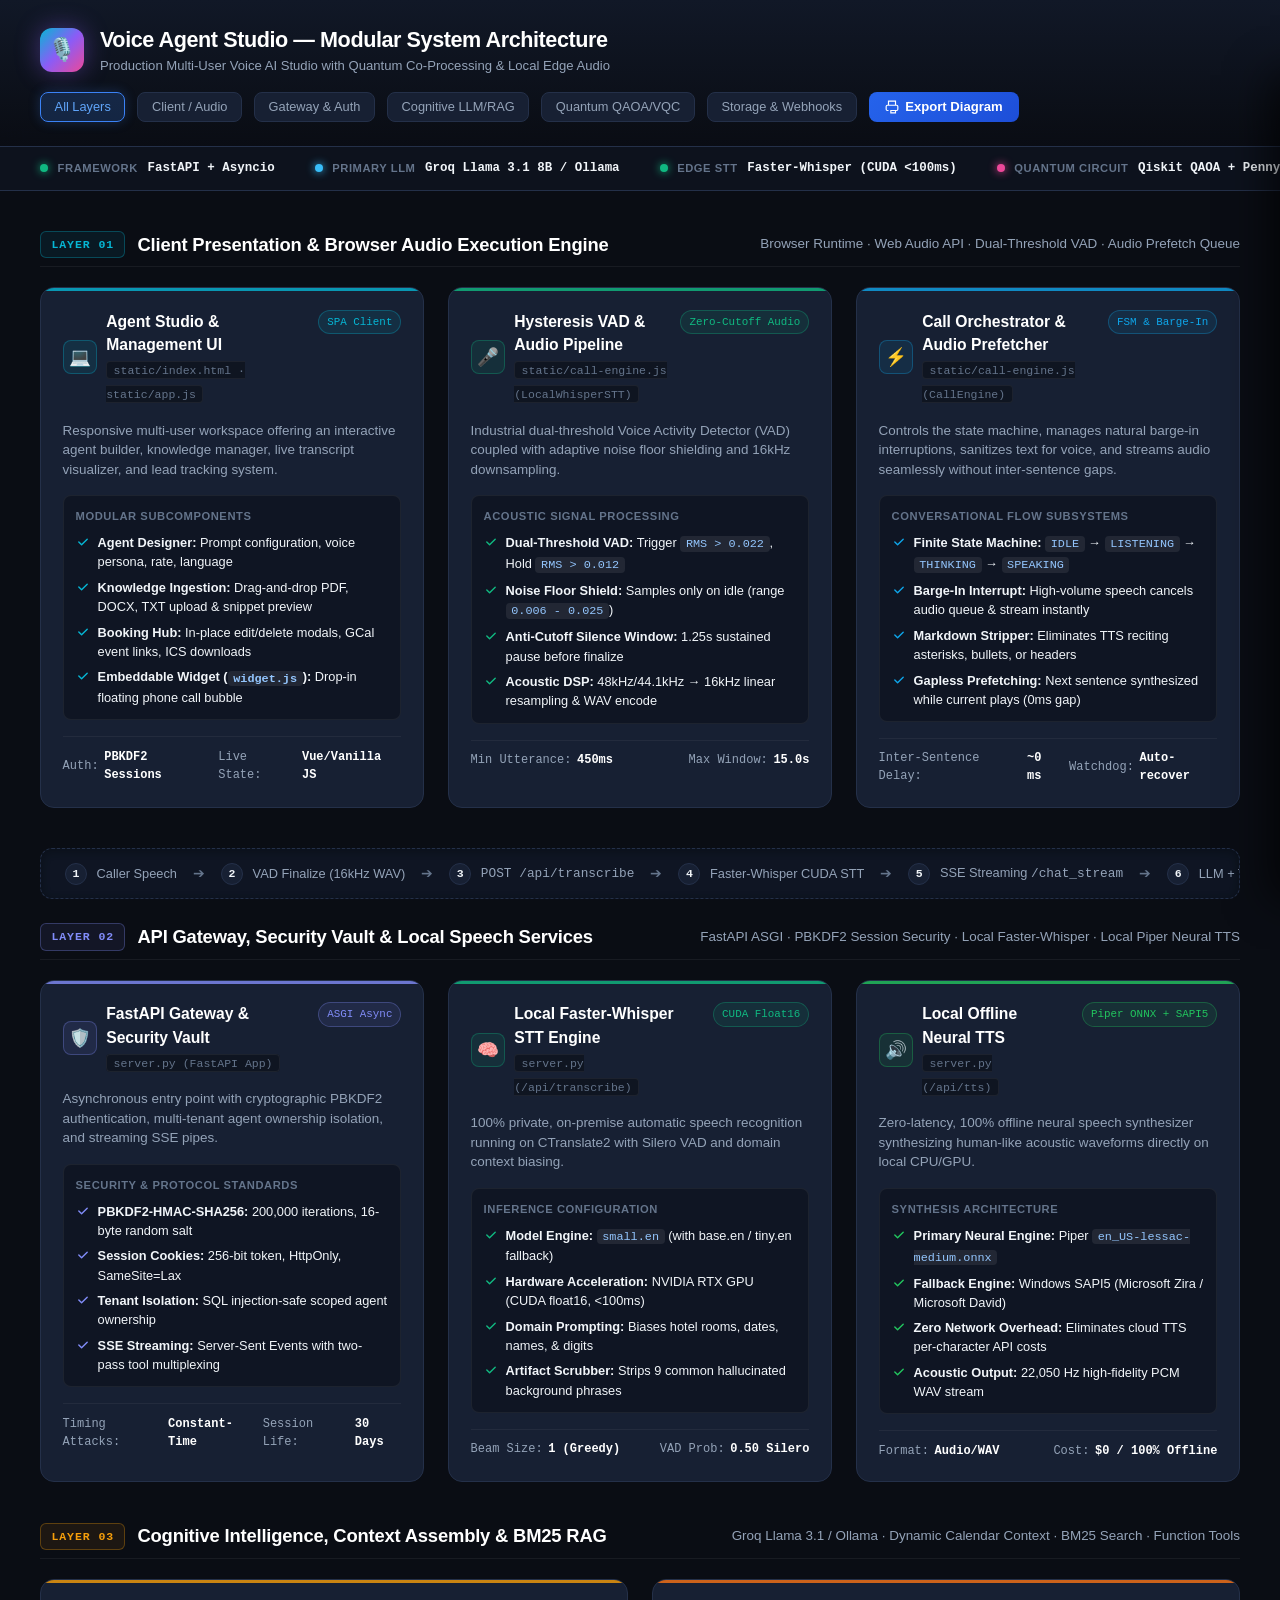
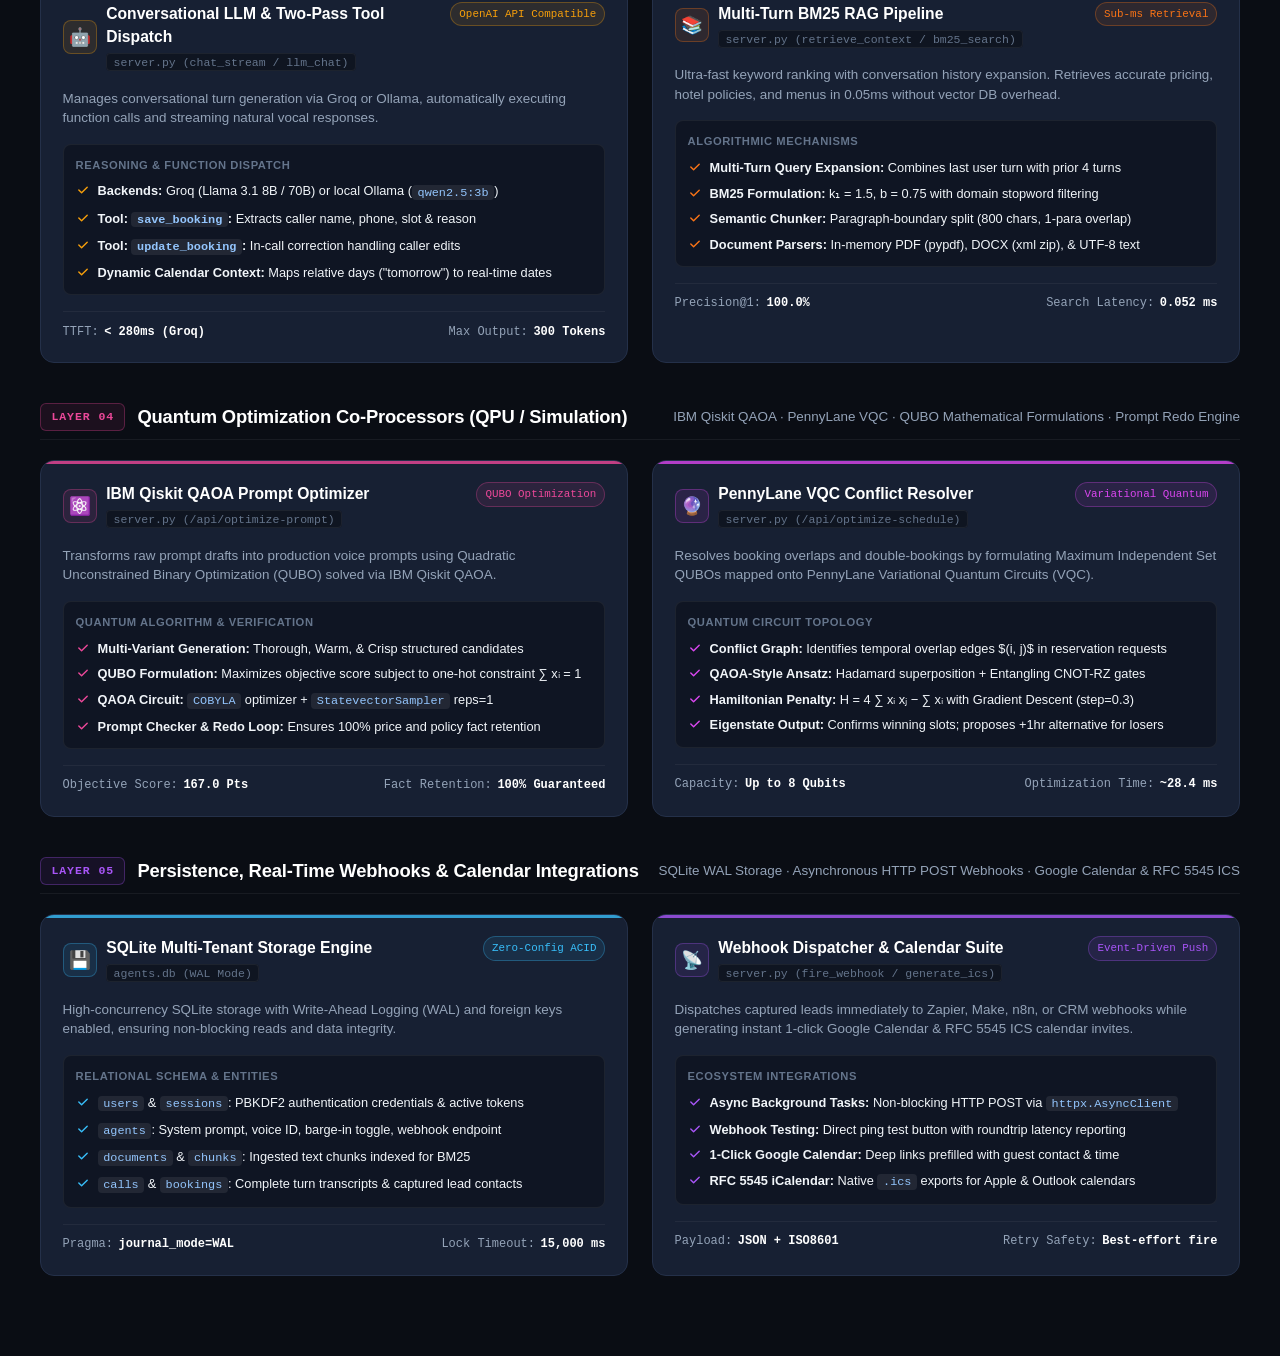
<file: diagrams/architecture_diagram.html>
<!DOCTYPE html>
<html lang="en">
<head>
  <meta charset="UTF-8" />
  <meta name="viewport" content="width=device-width, initial-scale=1.0" />
  <title>Voice Agent Studio — System Architecture Diagram</title>
  <style>
    :root {
      --bg-base: #0a0d14;
      --bg-surface: #111726;
      --bg-card: #172033;
      --bg-card-hover: #1e2a42;
      --border-subtle: #243049;
      --border-active: #3b82f6;
      --text-main: #f1f5f9;
      --text-muted: #94a3b8;
      --text-dim: #64748b;
      
      /* Modular Domain Color Tokens */
      --client-col: #06b6d4;
      --client-bg: rgba(6, 182, 212, 0.08);
      --client-border: rgba(6, 182, 212, 0.3);
      
      --gateway-col: #818cf8;
      --gateway-bg: rgba(129, 140, 248, 0.08);
      --gateway-border: rgba(129, 140, 248, 0.3);
      
      --audio-col: #10b981;
      --audio-bg: rgba(16, 185, 129, 0.08);
      --audio-border: rgba(16, 185, 129, 0.3);
      
      --llm-col: #f59e0b;
      --llm-bg: rgba(245, 158, 11, 0.08);
      --llm-border: rgba(245, 158, 11, 0.3);
      
      --quantum-col: #ec4899;
      --quantum-bg: rgba(236, 72, 153, 0.08);
      --quantum-border: rgba(236, 72, 153, 0.3);
      
      --data-col: #38bdf8;
      --data-bg: rgba(56, 189, 248, 0.08);
      --data-border: rgba(56, 189, 248, 0.3);
      
      --ext-col: #a855f7;
      --ext-bg: rgba(168, 85, 247, 0.08);
      --ext-border: rgba(168, 85, 247, 0.3);

      --font-sans: -apple-system, BlinkMacSystemFont, "Segoe UI", Roboto, "Helvetica Neue", Arial, sans-serif;
      --font-mono: ui-monospace, SFMono-Regular, Menlo, Monaco, Consolas, "Liberation Mono", monospace;
    }

    * {
      box-sizing: border-box;
      margin: 0;
      padding: 0;
    }

    body {
      background-color: var(--bg-base);
      color: var(--text-main);
      font-family: var(--font-sans);
      line-height: 1.5;
      min-height: 100vh;
      display: flex;
      flex-direction: column;
      overflow-x: hidden;
    }

    /* Ambient Header */
    header {
      background: linear-gradient(180deg, #111827 0%, rgba(10, 13, 20, 0.95) 100%);
      border-bottom: 1px solid var(--border-subtle);
      padding: 1.5rem 2.5rem;
      display: flex;
      flex-wrap: wrap;
      align-items: center;
      justify-content: space-between;
      gap: 1rem;
      position: sticky;
      top: 0;
      z-index: 100;
      backdrop-filter: blur(12px);
    }

    .brand-group {
      display: flex;
      align-items: center;
      gap: 1rem;
    }

    .brand-icon {
      width: 44px;
      height: 44px;
      border-radius: 12px;
      background: linear-gradient(135deg, #06b6d4, #8b5cf6, #ec4899);
      display: grid;
      place-items: center;
      box-shadow: 0 0 24px rgba(139, 92, 246, 0.4);
      font-size: 1.4rem;
    }

    .brand-titles h1 {
      font-size: 1.35rem;
      font-weight: 700;
      letter-spacing: -0.02em;
      color: #fff;
    }

    .brand-titles p {
      font-size: 0.82rem;
      color: var(--text-muted);
    }

    .toolbar {
      display: flex;
      align-items: center;
      gap: 0.75rem;
      flex-wrap: wrap;
    }

    .filter-btn {
      background: var(--bg-card);
      border: 1px solid var(--border-subtle);
      color: var(--text-muted);
      padding: 0.4rem 0.85rem;
      border-radius: 8px;
      font-size: 0.8rem;
      cursor: pointer;
      font-weight: 500;
      transition: all 0.2s ease;
      display: inline-flex;
      align-items: center;
      gap: 0.4rem;
    }

    .filter-btn:hover {
      background: var(--bg-card-hover);
      color: var(--text-main);
      border-color: var(--border-active);
    }

    .filter-btn.active {
      background: rgba(59, 130, 246, 0.2);
      color: #60a5fa;
      border-color: #3b82f6;
      box-shadow: 0 0 12px rgba(59, 130, 246, 0.25);
    }

    .action-btn {
      background: linear-gradient(135deg, #2563eb, #1d4ed8);
      border: none;
      color: white;
      padding: 0.45rem 1rem;
      border-radius: 8px;
      font-size: 0.82rem;
      font-weight: 600;
      cursor: pointer;
      display: inline-flex;
      align-items: center;
      gap: 0.4rem;
      transition: transform 0.15s ease, box-shadow 0.2s;
    }

    .action-btn:hover {
      transform: translateY(-1px);
      box-shadow: 0 4px 14px rgba(37, 99, 235, 0.4);
    }

    /* Key Architecture Metrics Ribbon */
    .metrics-ribbon {
      background: #0d121d;
      border-bottom: 1px solid var(--border-subtle);
      display: flex;
      overflow-x: auto;
      padding: 0.75rem 2.5rem;
      gap: 2.5rem;
      font-size: 0.78rem;
    }

    .metric-badge {
      display: flex;
      align-items: center;
      gap: 0.6rem;
      white-space: nowrap;
    }

    .metric-badge .dot {
      width: 8px;
      height: 8px;
      border-radius: 50%;
      background: #10b981;
      box-shadow: 0 0 8px #10b981;
    }

    .metric-badge span.lbl {
      color: var(--text-dim);
      text-transform: uppercase;
      font-size: 0.7rem;
      font-weight: 600;
      letter-spacing: 0.05em;
    }

    .metric-badge span.val {
      color: var(--text-main);
      font-family: var(--font-mono);
      font-weight: 600;
    }

    /* Main Canvas Layout */
    main {
      padding: 2.5rem;
      flex: 1;
      max-width: 1700px;
      margin: 0 auto;
      width: 100%;
    }

    /* Sectional Layer Wrapper */
    .layer-container {
      margin-bottom: 2.5rem;
      position: relative;
    }

    .layer-header {
      display: flex;
      align-items: center;
      gap: 0.75rem;
      margin-bottom: 1.25rem;
      padding-bottom: 0.5rem;
      border-bottom: 1px solid rgba(255, 255, 255, 0.06);
    }

    .layer-badge {
      font-size: 0.72rem;
      font-weight: 700;
      text-transform: uppercase;
      letter-spacing: 0.08em;
      padding: 0.25rem 0.65rem;
      border-radius: 6px;
      font-family: var(--font-mono);
    }

    .layer-title {
      font-size: 1.15rem;
      font-weight: 700;
      letter-spacing: -0.01em;
      color: #fff;
    }

    .layer-desc {
      font-size: 0.84rem;
      color: var(--text-muted);
      margin-left: auto;
    }

    /* Modular Grid Systems */
    .module-grid {
      display: grid;
      grid-template-columns: repeat(auto-fit, minmax(360px, 1fr));
      gap: 1.5rem;
    }

    .module-grid-3 {
      display: grid;
      grid-template-columns: repeat(auto-fit, minmax(320px, 1fr));
      gap: 1.5rem;
    }

    /* Architectural Box / Card Design */
    .arch-card {
      background: var(--bg-card);
      border: 1px solid var(--border-subtle);
      border-radius: 14px;
      padding: 1.35rem;
      display: flex;
      flex-direction: column;
      gap: 1rem;
      position: relative;
      overflow: hidden;
      cursor: pointer;
      transition: all 0.25s cubic-bezier(0.16, 1, 0.3, 1);
    }

    .arch-card::before {
      content: "";
      position: absolute;
      top: 0;
      left: 0;
      right: 0;
      height: 3px;
      background: var(--card-accent, #3b82f6);
      opacity: 0.8;
      transition: opacity 0.2s, height 0.2s;
    }

    .arch-card:hover {
      transform: translateY(-3px);
      box-shadow: 0 12px 28px rgba(0, 0, 0, 0.4), 0 0 16px var(--card-glow, rgba(59, 130, 246, 0.15));
      border-color: var(--card-accent, #3b82f6);
    }

    .arch-card:hover::before {
      height: 4px;
      opacity: 1;
    }

    .arch-card.active-card {
      border-color: var(--card-accent, #3b82f6);
      background: var(--bg-card-hover);
      box-shadow: 0 0 20px var(--card-glow, rgba(59, 130, 246, 0.3));
    }

    /* Card Top Bar */
    .card-top {
      display: flex;
      align-items: flex-start;
      justify-content: space-between;
      gap: 0.75rem;
    }

    .card-id-block {
      display: flex;
      align-items: center;
      gap: 0.6rem;
    }

    .card-icon {
      width: 34px;
      height: 34px;
      border-radius: 8px;
      background: var(--card-light-bg, rgba(255, 255, 255, 0.05));
      border: 1px solid var(--card-accent-border, rgba(255, 255, 255, 0.1));
      color: var(--card-accent, #60a5fa);
      display: grid;
      place-items: center;
      font-size: 1.1rem;
      flex-shrink: 0;
    }

    .card-title-group h3 {
      font-size: 0.98rem;
      font-weight: 700;
      color: #fff;
      display: flex;
      align-items: center;
      gap: 0.5rem;
    }

    .card-title-group .file-tag {
      font-size: 0.72rem;
      font-family: var(--font-mono);
      color: var(--text-dim);
      background: rgba(0, 0, 0, 0.35);
      padding: 0.1rem 0.4rem;
      border-radius: 4px;
      border: 1px solid rgba(255, 255, 255, 0.06);
    }

    .card-tag {
      font-size: 0.68rem;
      font-family: var(--font-mono);
      padding: 0.2rem 0.5rem;
      border-radius: 20px;
      background: var(--card-light-bg, rgba(255, 255, 255, 0.05));
      color: var(--card-accent, #93c5fd);
      border: 1px solid var(--card-accent-border, rgba(255, 255, 255, 0.1));
      white-space: nowrap;
    }

    .card-desc {
      font-size: 0.84rem;
      color: var(--text-muted);
      line-height: 1.45;
    }

    /* Sub-modules list / Boxing */
    .submodule-box {
      background: rgba(10, 14, 22, 0.55);
      border: 1px solid rgba(255, 255, 255, 0.06);
      border-radius: 8px;
      padding: 0.75rem;
      display: flex;
      flex-direction: column;
      gap: 0.5rem;
    }

    .submodule-box-title {
      font-size: 0.7rem;
      font-weight: 700;
      text-transform: uppercase;
      letter-spacing: 0.05em;
      color: var(--text-dim);
      display: flex;
      align-items: center;
      justify-content: space-between;
    }

    .feature-list {
      list-style: none;
      display: flex;
      flex-direction: column;
      gap: 0.4rem;
    }

    .feature-item {
      font-size: 0.8rem;
      color: var(--text-main);
      display: flex;
      align-items: flex-start;
      gap: 0.5rem;
    }

    .feature-item svg {
      width: 14px;
      height: 14px;
      color: var(--card-accent, #60a5fa);
      margin-top: 2px;
      flex-shrink: 0;
    }

    .feature-item code {
      font-family: var(--font-mono);
      font-size: 0.74rem;
      background: rgba(255, 255, 255, 0.08);
      padding: 0.05rem 0.35rem;
      border-radius: 4px;
      color: #93c5fd;
    }

    /* Card Footer with Latency / Spec Pills */
    .card-footer {
      display: flex;
      align-items: center;
      justify-content: space-between;
      gap: 0.5rem;
      padding-top: 0.65rem;
      border-top: 1px solid rgba(255, 255, 255, 0.05);
      font-size: 0.75rem;
      font-family: var(--font-mono);
    }

    .spec-pill {
      color: var(--text-muted);
      display: flex;
      align-items: center;
      gap: 0.35rem;
    }

    .spec-pill strong {
      color: #fff;
    }

    /* Interactive Data Flow Pipe (Visual Bus) */
    .flow-connector-wrapper {
      margin: 1.5rem 0;
      position: relative;
    }

    .flow-bus {
      background: rgba(17, 24, 39, 0.8);
      border: 1px dashed var(--border-subtle);
      border-radius: 12px;
      padding: 0.85rem 1.5rem;
      display: flex;
      align-items: center;
      justify-content: space-between;
      gap: 1rem;
      overflow-x: auto;
      box-shadow: inset 0 2px 8px rgba(0,0,0,0.3);
    }

    .flow-step {
      display: flex;
      align-items: center;
      gap: 0.6rem;
      font-size: 0.8rem;
      white-space: nowrap;
      color: var(--text-muted);
    }

    .flow-step-num {
      width: 22px;
      height: 22px;
      border-radius: 50%;
      background: var(--bg-card);
      border: 1px solid var(--border-subtle);
      color: var(--text-main);
      display: grid;
      place-items: center;
      font-size: 0.72rem;
      font-weight: 700;
      font-family: var(--font-mono);
    }

    .flow-arrow {
      color: var(--text-dim);
      font-size: 0.9rem;
      animation: pulseArrow 2s infinite ease-in-out;
    }

    @keyframes pulseArrow {
      0%, 100% { opacity: 0.3; transform: translateX(0); }
      50% { opacity: 1; transform: translateX(3px); color: #60a5fa; }
    }

    /* Modal / Inspector Drawer */
    .inspector-drawer {
      position: fixed;
      bottom: 0;
      right: 0;
      width: 440px;
      max-width: 90vw;
      height: calc(100vh - 75px);
      background: #111726;
      border-left: 1px solid var(--border-subtle);
      box-shadow: -10px 0 40px rgba(0, 0, 0, 0.7);
      padding: 2rem;
      z-index: 200;
      transform: translateX(100%);
      transition: transform 0.3s cubic-bezier(0.16, 1, 0.3, 1);
      display: flex;
      flex-direction: column;
      gap: 1.5rem;
      overflow-y: auto;
    }

    .inspector-drawer.open {
      transform: translateX(0);
    }

    .inspector-header {
      display: flex;
      align-items: flex-start;
      justify-content: space-between;
    }

    .drawer-close {
      background: transparent;
      border: 1px solid var(--border-subtle);
      color: var(--text-muted);
      width: 32px;
      height: 32px;
      border-radius: 8px;
      cursor: pointer;
      display: grid;
      place-items: center;
      font-size: 1.1rem;
    }

    .drawer-close:hover {
      background: rgba(255, 255, 255, 0.1);
      color: #fff;
    }

    .inspector-section {
      background: rgba(10, 14, 22, 0.5);
      border: 1px solid rgba(255, 255, 255, 0.06);
      border-radius: 10px;
      padding: 1rem;
    }

    .inspector-section h4 {
      font-size: 0.75rem;
      text-transform: uppercase;
      letter-spacing: 0.06em;
      color: var(--text-dim);
      margin-bottom: 0.65rem;
      font-weight: 700;
    }

    .code-box {
      font-family: var(--font-mono);
      font-size: 0.78rem;
      background: #080c14;
      border: 1px solid #1f293d;
      border-radius: 6px;
      padding: 0.75rem;
      color: #cbd5e1;
      overflow-x: auto;
      line-height: 1.5;
    }

    /* Responsive adjustments */
    @media (max-width: 900px) {
      header { padding: 1rem 1.25rem; }
      main { padding: 1.25rem; }
      .metrics-ribbon { padding: 0.6rem 1.25rem; gap: 1.5rem; }
      .module-grid { grid-template-columns: 1fr; }
      .inspector-drawer { width: 100vw; }
    }

    /* Print styling */
    @media print {
      body { background: #fff; color: #000; }
      header, .toolbar, .inspector-drawer { display: none; }
      .arch-card { border: 1px solid #ccc; break-inside: avoid; background: #fff; color: #000; }
    }
  </style>
</head>
<body>

  <!-- Top Ambient Header -->
  <header>
    <div class="brand-group">
      <div class="brand-icon">🎙️</div>
      <div class="brand-titles">
        <h1>Voice Agent Studio — Modular System Architecture</h1>
        <p>Production Multi-User Voice AI Studio with Quantum Co-Processing & Local Edge Audio</p>
      </div>
    </div>

    <div class="toolbar">
      <button class="filter-btn active" data-filter="all" onclick="filterLayers('all')">All Layers</button>
      <button class="filter-btn" data-filter="client" onclick="filterLayers('client')">Client / Audio</button>
      <button class="filter-btn" data-filter="gateway" onclick="filterLayers('gateway')">Gateway & Auth</button>
      <button class="filter-btn" data-filter="cognitive" onclick="filterLayers('cognitive')">Cognitive LLM/RAG</button>
      <button class="filter-btn" data-filter="quantum" onclick="filterLayers('quantum')">Quantum QAOA/VQC</button>
      <button class="filter-btn" data-filter="storage" onclick="filterLayers('storage')">Storage & Webhooks</button>
      <button class="action-btn" onclick="window.print()">
        <svg width="14" height="14" fill="none" stroke="currentColor" stroke-width="2" viewBox="0 0 24 24"><path d="M6 9V2h12v7M6 18H4a2 2 0 01-2-2v-5a2 2 0 012-2h16a2 2 0 012 2v5a2 2 0 01-2 2h-2m-4 0h-4v4h8v-4z"></path></svg>
        Export Diagram
      </button>
    </div>
  </header>

  <!-- Live Architecture Metrics Ribbon -->
  <div class="metrics-ribbon">
    <div class="metric-badge">
      <div class="dot"></div>
      <span class="lbl">Framework</span>
      <span class="val">FastAPI + Asyncio</span>
    </div>
    <div class="metric-badge">
      <div class="dot" style="background: #38bdf8; box-shadow: 0 0 8px #38bdf8;"></div>
      <span class="lbl">Primary LLM</span>
      <span class="val">Groq Llama 3.1 8B / Ollama</span>
    </div>
    <div class="metric-badge">
      <div class="dot" style="background: #10b981; box-shadow: 0 0 8px #10b981;"></div>
      <span class="lbl">Edge STT</span>
      <span class="val">Faster-Whisper (CUDA &lt;100ms)</span>
    </div>
    <div class="metric-badge">
      <div class="dot" style="background: #ec4899; box-shadow: 0 0 8px #ec4899;"></div>
      <span class="lbl">Quantum Circuit</span>
      <span class="val">Qiskit QAOA + PennyLane VQC</span>
    </div>
    <div class="metric-badge">
      <div class="dot" style="background: #f59e0b; box-shadow: 0 0 8px #f59e0b;"></div>
      <span class="lbl">RAG Engine</span>
      <span class="val">BM25 Multi-Turn (0.05ms)</span>
    </div>
    <div class="metric-badge">
      <div class="dot" style="background: #a855f7; box-shadow: 0 0 8px #a855f7;"></div>
      <span class="lbl">Persistence</span>
      <span class="val">SQLite WAL Mode (0ms lock)</span>
    </div>
  </div>

  <!-- Main Architecture Canvas -->
  <main>

    <!-- LAYER 1: CLIENT PRESENTATION & BROWSER SPEECH ENGINE -->
    <section class="layer-container" data-layer-type="client">
      <div class="layer-header">
        <span class="layer-badge" style="background: var(--client-bg); color: var(--client-col); border: 1px solid var(--client-border);">Layer 01</span>
        <h2 class="layer-title">Client Presentation & Browser Audio Execution Engine</h2>
        <span class="layer-desc">Browser Runtime · Web Audio API · Dual-Threshold VAD · Audio Prefetch Queue</span>
      </div>

      <div class="module-grid">

        <!-- Card: Frontend Studio & Dashboard -->
        <div class="arch-card" style="--card-accent: #06b6d4; --card-light-bg: rgba(6, 182, 212, 0.1); --card-accent-border: rgba(6, 182, 212, 0.3); --card-glow: rgba(6, 182, 212, 0.2);" onclick="inspectModule('studio-ui')">
          <div class="card-top">
            <div class="card-id-block">
              <div class="card-icon">💻</div>
              <div class="card-title-group">
                <h3>Agent Studio & Management UI</h3>
                <span class="file-tag">static/index.html · static/app.js</span>
              </div>
            </div>
            <span class="card-tag">SPA Client</span>
          </div>
          <p class="card-desc">
            Responsive multi-user workspace offering an interactive agent builder, knowledge manager, live transcript visualizer, and lead tracking system.
          </p>
          <div class="submodule-box">
            <div class="submodule-box-title">Modular Subcomponents</div>
            <ul class="feature-list">
              <li class="feature-item">
                <svg fill="currentColor" viewBox="0 0 20 20"><path fill-rule="evenodd" d="M16.707 5.293a1 1 0 010 1.414l-8 8a1 1 0 01-1.414 0l-4-4a1 1 0 011.414-1.414L8 12.586l7.293-7.293a1 1 0 011.414 0z" clip-rule="evenodd"></path></svg>
                <span><strong>Agent Designer:</strong> Prompt configuration, voice persona, rate, language</span>
              </li>
              <li class="feature-item">
                <svg fill="currentColor" viewBox="0 0 20 20"><path fill-rule="evenodd" d="M16.707 5.293a1 1 0 010 1.414l-8 8a1 1 0 01-1.414 0l-4-4a1 1 0 011.414-1.414L8 12.586l7.293-7.293a1 1 0 011.414 0z" clip-rule="evenodd"></path></svg>
                <span><strong>Knowledge Ingestion:</strong> Drag-and-drop PDF, DOCX, TXT upload & snippet preview</span>
              </li>
              <li class="feature-item">
                <svg fill="currentColor" viewBox="0 0 20 20"><path fill-rule="evenodd" d="M16.707 5.293a1 1 0 010 1.414l-8 8a1 1 0 01-1.414 0l-4-4a1 1 0 011.414-1.414L8 12.586l7.293-7.293a1 1 0 011.414 0z" clip-rule="evenodd"></path></svg>
                <span><strong>Booking Hub:</strong> In-place edit/delete modals, GCal event links, ICS downloads</span>
              </li>
              <li class="feature-item">
                <svg fill="currentColor" viewBox="0 0 20 20"><path fill-rule="evenodd" d="M16.707 5.293a1 1 0 010 1.414l-8 8a1 1 0 01-1.414 0l-4-4a1 1 0 011.414-1.414L8 12.586l7.293-7.293a1 1 0 011.414 0z" clip-rule="evenodd"></path></svg>
                <span><strong>Embeddable Widget (<code>widget.js</code>):</strong> Drop-in floating phone call bubble</span>
              </li>
            </ul>
          </div>
          <div class="card-footer">
            <span class="spec-pill">Auth: <strong>PBKDF2 Sessions</strong></span>
            <span class="spec-pill">Live State: <strong>Vue/Vanilla JS</strong></span>
          </div>
        </div>

        <!-- Card: Audio Ingestion & Hysteresis VAD -->
        <div class="arch-card" style="--card-accent: #10b981; --card-light-bg: rgba(16, 185, 129, 0.1); --card-accent-border: rgba(16, 185, 129, 0.3); --card-glow: rgba(16, 185, 129, 0.2);" onclick="inspectModule('client-vad')">
          <div class="card-top">
            <div class="card-id-block">
              <div class="card-icon">🎤</div>
              <div class="card-title-group">
                <h3>Hysteresis VAD & Audio Pipeline</h3>
                <span class="file-tag">static/call-engine.js (LocalWhisperSTT)</span>
              </div>
            </div>
            <span class="card-tag">Zero-Cutoff Audio</span>
          </div>
          <p class="card-desc">
            Industrial dual-threshold Voice Activity Detector (VAD) coupled with adaptive noise floor shielding and 16kHz downsampling.
          </p>
          <div class="submodule-box">
            <div class="submodule-box-title">Acoustic Signal Processing</div>
            <ul class="feature-list">
              <li class="feature-item">
                <svg fill="currentColor" viewBox="0 0 20 20"><path fill-rule="evenodd" d="M16.707 5.293a1 1 0 010 1.414l-8 8a1 1 0 01-1.414 0l-4-4a1 1 0 011.414-1.414L8 12.586l7.293-7.293a1 1 0 011.414 0z" clip-rule="evenodd"></path></svg>
                <span><strong>Dual-Threshold VAD:</strong> Trigger <code>RMS &gt; 0.022</code>, Hold <code>RMS &gt; 0.012</code></span>
              </li>
              <li class="feature-item">
                <svg fill="currentColor" viewBox="0 0 20 20"><path fill-rule="evenodd" d="M16.707 5.293a1 1 0 010 1.414l-8 8a1 1 0 01-1.414 0l-4-4a1 1 0 011.414-1.414L8 12.586l7.293-7.293a1 1 0 011.414 0z" clip-rule="evenodd"></path></svg>
                <span><strong>Noise Floor Shield:</strong> Samples only on idle (range <code>0.006 - 0.025</code>)</span>
              </li>
              <li class="feature-item">
                <svg fill="currentColor" viewBox="0 0 20 20"><path fill-rule="evenodd" d="M16.707 5.293a1 1 0 010 1.414l-8 8a1 1 0 01-1.414 0l-4-4a1 1 0 011.414-1.414L8 12.586l7.293-7.293a1 1 0 011.414 0z" clip-rule="evenodd"></path></svg>
                <span><strong>Anti-Cutoff Silence Window:</strong> 1.25s sustained pause before finalize</span>
              </li>
              <li class="feature-item">
                <svg fill="currentColor" viewBox="0 0 20 20"><path fill-rule="evenodd" d="M16.707 5.293a1 1 0 010 1.414l-8 8a1 1 0 01-1.414 0l-4-4a1 1 0 011.414-1.414L8 12.586l7.293-7.293a1 1 0 011.414 0z" clip-rule="evenodd"></path></svg>
                <span><strong>Acoustic DSP:</strong> 48kHz/44.1kHz → 16kHz linear resampling & WAV encode</span>
              </li>
            </ul>
          </div>
          <div class="card-footer">
            <span class="spec-pill">Min Utterance: <strong>450ms</strong></span>
            <span class="spec-pill">Max Window: <strong>15.0s</strong></span>
          </div>
        </div>

        <!-- Card: Turn-Taking & Gapless TTS Prefetcher -->
        <div class="arch-card" style="--card-accent: #0ea5e9; --card-light-bg: rgba(14, 165, 233, 0.1); --card-accent-border: rgba(14, 165, 233, 0.3); --card-glow: rgba(14, 165, 233, 0.2);" onclick="inspectModule('call-orchestrator')">
          <div class="card-top">
            <div class="card-id-block">
              <div class="card-icon">⚡</div>
              <div class="card-title-group">
                <h3>Call Orchestrator & Audio Prefetcher</h3>
                <span class="file-tag">static/call-engine.js (CallEngine)</span>
              </div>
            </div>
            <span class="card-tag">FSM & Barge-In</span>
          </div>
          <p class="card-desc">
            Controls the state machine, manages natural barge-in interruptions, sanitizes text for voice, and streams audio seamlessly without inter-sentence gaps.
          </p>
          <div class="submodule-box">
            <div class="submodule-box-title">Conversational Flow Subsystems</div>
            <ul class="feature-list">
              <li class="feature-item">
                <svg fill="currentColor" viewBox="0 0 20 20"><path fill-rule="evenodd" d="M16.707 5.293a1 1 0 010 1.414l-8 8a1 1 0 01-1.414 0l-4-4a1 1 0 011.414-1.414L8 12.586l7.293-7.293a1 1 0 011.414 0z" clip-rule="evenodd"></path></svg>
                <span><strong>Finite State Machine:</strong> <code>IDLE</code> → <code>LISTENING</code> → <code>THINKING</code> → <code>SPEAKING</code></span>
              </li>
              <li class="feature-item">
                <svg fill="currentColor" viewBox="0 0 20 20"><path fill-rule="evenodd" d="M16.707 5.293a1 1 0 010 1.414l-8 8a1 1 0 01-1.414 0l-4-4a1 1 0 011.414-1.414L8 12.586l7.293-7.293a1 1 0 011.414 0z" clip-rule="evenodd"></path></svg>
                <span><strong>Barge-In Interrupt:</strong> High-volume speech cancels audio queue & stream instantly</span>
              </li>
              <li class="feature-item">
                <svg fill="currentColor" viewBox="0 0 20 20"><path fill-rule="evenodd" d="M16.707 5.293a1 1 0 010 1.414l-8 8a1 1 0 01-1.414 0l-4-4a1 1 0 011.414-1.414L8 12.586l7.293-7.293a1 1 0 011.414 0z" clip-rule="evenodd"></path></svg>
                <span><strong>Markdown Stripper:</strong> Eliminates TTS reciting asterisks, bullets, or headers</span>
              </li>
              <li class="feature-item">
                <svg fill="currentColor" viewBox="0 0 20 20"><path fill-rule="evenodd" d="M16.707 5.293a1 1 0 010 1.414l-8 8a1 1 0 01-1.414 0l-4-4a1 1 0 011.414-1.414L8 12.586l7.293-7.293a1 1 0 011.414 0z" clip-rule="evenodd"></path></svg>
                <span><strong>Gapless Prefetching:</strong> Next sentence synthesized while current plays (0ms gap)</span>
              </li>
            </ul>
          </div>
          <div class="card-footer">
            <span class="spec-pill">Inter-Sentence Delay: <strong>~0 ms</strong></span>
            <span class="spec-pill">Watchdog: <strong>Auto-recover</strong></span>
          </div>
        </div>

      </div>
    </section>

    <!-- LIVE DATA BUS: CLIENT TO BACKEND -->
    <div class="flow-connector-wrapper">
      <div class="flow-bus">
        <div class="flow-step">
          <div class="flow-step-num">1</div>
          <span>Caller Speech</span>
        </div>
        <div class="flow-arrow">➔</div>
        <div class="flow-step">
          <div class="flow-step-num">2</div>
          <span>VAD Finalize (16kHz WAV)</span>
        </div>
        <div class="flow-arrow">➔</div>
        <div class="flow-step">
          <div class="flow-step-num">3</div>
          <span><code>POST /api/transcribe</code></span>
        </div>
        <div class="flow-arrow">➔</div>
        <div class="flow-step">
          <div class="flow-step-num">4</div>
          <span>Faster-Whisper CUDA STT</span>
        </div>
        <div class="flow-arrow">➔</div>
        <div class="flow-step">
          <div class="flow-step-num">5</div>
          <span>SSE Streaming <code>/chat_stream</code></span>
        </div>
        <div class="flow-arrow">➔</div>
        <div class="flow-step">
          <div class="flow-step-num">6</div>
          <span>LLM + Tool Dispatch</span>
        </div>
        <div class="flow-arrow">➔</div>
        <div class="flow-step">
          <div class="flow-step-num">7</div>
          <span>Piper Neural Audio Stream</span>
        </div>
      </div>
    </div>

    <!-- LAYER 2: API GATEWAY, AUTH & HARDWARE SPEECH RUNTIMES -->
    <section class="layer-container" data-layer-type="gateway">
      <div class="layer-header">
        <span class="layer-badge" style="background: var(--gateway-bg); color: var(--gateway-col); border: 1px solid var(--gateway-border);">Layer 02</span>
        <h2 class="layer-title">API Gateway, Security Vault & Local Speech Services</h2>
        <span class="layer-desc">FastAPI ASGI · PBKDF2 Session Security · Local Faster-Whisper · Local Piper Neural TTS</span>
      </div>

      <div class="module-grid-3">

        <!-- Card: FastAPI Core Gateway & Auth -->
        <div class="arch-card" style="--card-accent: #818cf8; --card-light-bg: rgba(129, 140, 248, 0.1); --card-accent-border: rgba(129, 140, 248, 0.3); --card-glow: rgba(129, 140, 248, 0.2);" onclick="inspectModule('gateway')">
          <div class="card-top">
            <div class="card-id-block">
              <div class="card-icon">🛡️</div>
              <div class="card-title-group">
                <h3>FastAPI Gateway & Security Vault</h3>
                <span class="file-tag">server.py (FastAPI App)</span>
              </div>
            </div>
            <span class="card-tag">ASGI Async</span>
          </div>
          <p class="card-desc">
            Asynchronous entry point with cryptographic PBKDF2 authentication, multi-tenant agent ownership isolation, and streaming SSE pipes.
          </p>
          <div class="submodule-box">
            <div class="submodule-box-title">Security & Protocol Standards</div>
            <ul class="feature-list">
              <li class="feature-item">
                <svg fill="currentColor" viewBox="0 0 20 20"><path fill-rule="evenodd" d="M16.707 5.293a1 1 0 010 1.414l-8 8a1 1 0 01-1.414 0l-4-4a1 1 0 011.414-1.414L8 12.586l7.293-7.293a1 1 0 011.414 0z" clip-rule="evenodd"></path></svg>
                <span><strong>PBKDF2-HMAC-SHA256:</strong> 200,000 iterations, 16-byte random salt</span>
              </li>
              <li class="feature-item">
                <svg fill="currentColor" viewBox="0 0 20 20"><path fill-rule="evenodd" d="M16.707 5.293a1 1 0 010 1.414l-8 8a1 1 0 01-1.414 0l-4-4a1 1 0 011.414-1.414L8 12.586l7.293-7.293a1 1 0 011.414 0z" clip-rule="evenodd"></path></svg>
                <span><strong>Session Cookies:</strong> 256-bit token, HttpOnly, SameSite=Lax</span>
              </li>
              <li class="feature-item">
                <svg fill="currentColor" viewBox="0 0 20 20"><path fill-rule="evenodd" d="M16.707 5.293a1 1 0 010 1.414l-8 8a1 1 0 01-1.414 0l-4-4a1 1 0 011.414-1.414L8 12.586l7.293-7.293a1 1 0 011.414 0z" clip-rule="evenodd"></path></svg>
                <span><strong>Tenant Isolation:</strong> SQL injection-safe scoped agent ownership</span>
              </li>
              <li class="feature-item">
                <svg fill="currentColor" viewBox="0 0 20 20"><path fill-rule="evenodd" d="M16.707 5.293a1 1 0 010 1.414l-8 8a1 1 0 01-1.414 0l-4-4a1 1 0 011.414-1.414L8 12.586l7.293-7.293a1 1 0 011.414 0z" clip-rule="evenodd"></path></svg>
                <span><strong>SSE Streaming:</strong> Server-Sent Events with two-pass tool multiplexing</span>
              </li>
            </ul>
          </div>
          <div class="card-footer">
            <span class="spec-pill">Timing Attacks: <strong>Constant-Time</strong></span>
            <span class="spec-pill">Session Life: <strong>30 Days</strong></span>
          </div>
        </div>

        <!-- Card: Local Faster-Whisper STT Engine -->
        <div class="arch-card" style="--card-accent: #10b981; --card-light-bg: rgba(16, 185, 129, 0.1); --card-accent-border: rgba(16, 185, 129, 0.3); --card-glow: rgba(16, 185, 129, 0.2);" onclick="inspectModule('local-stt')">
          <div class="card-top">
            <div class="card-id-block">
              <div class="card-icon">🧠</div>
              <div class="card-title-group">
                <h3>Local Faster-Whisper STT Engine</h3>
                <span class="file-tag">server.py (/api/transcribe)</span>
              </div>
            </div>
            <span class="card-tag">CUDA Float16</span>
          </div>
          <p class="card-desc">
            100% private, on-premise automatic speech recognition running on CTranslate2 with Silero VAD and domain context biasing.
          </p>
          <div class="submodule-box">
            <div class="submodule-box-title">Inference Configuration</div>
            <ul class="feature-list">
              <li class="feature-item">
                <svg fill="currentColor" viewBox="0 0 20 20"><path fill-rule="evenodd" d="M16.707 5.293a1 1 0 010 1.414l-8 8a1 1 0 01-1.414 0l-4-4a1 1 0 011.414-1.414L8 12.586l7.293-7.293a1 1 0 011.414 0z" clip-rule="evenodd"></path></svg>
                <span><strong>Model Engine:</strong> <code>small.en</code> (with base.en / tiny.en fallback)</span>
              </li>
              <li class="feature-item">
                <svg fill="currentColor" viewBox="0 0 20 20"><path fill-rule="evenodd" d="M16.707 5.293a1 1 0 010 1.414l-8 8a1 1 0 01-1.414 0l-4-4a1 1 0 011.414-1.414L8 12.586l7.293-7.293a1 1 0 011.414 0z" clip-rule="evenodd"></path></svg>
                <span><strong>Hardware Acceleration:</strong> NVIDIA RTX GPU (CUDA float16, &lt;100ms)</span>
              </li>
              <li class="feature-item">
                <svg fill="currentColor" viewBox="0 0 20 20"><path fill-rule="evenodd" d="M16.707 5.293a1 1 0 010 1.414l-8 8a1 1 0 01-1.414 0l-4-4a1 1 0 011.414-1.414L8 12.586l7.293-7.293a1 1 0 011.414 0z" clip-rule="evenodd"></path></svg>
                <span><strong>Domain Prompting:</strong> Biases hotel rooms, dates, names, &amp; digits</span>
              </li>
              <li class="feature-item">
                <svg fill="currentColor" viewBox="0 0 20 20"><path fill-rule="evenodd" d="M16.707 5.293a1 1 0 010 1.414l-8 8a1 1 0 01-1.414 0l-4-4a1 1 0 011.414-1.414L8 12.586l7.293-7.293a1 1 0 011.414 0z" clip-rule="evenodd"></path></svg>
                <span><strong>Artifact Scrubber:</strong> Strips 9 common hallucinated background phrases</span>
              </li>
            </ul>
          </div>
          <div class="card-footer">
            <span class="spec-pill">Beam Size: <strong>1 (Greedy)</strong></span>
            <span class="spec-pill">VAD Prob: <strong>0.50 Silero</strong></span>
          </div>
        </div>

        <!-- Card: Local Piper Neural & SAPI5 TTS -->
        <div class="arch-card" style="--card-accent: #22c55e; --card-light-bg: rgba(34, 197, 94, 0.1); --card-accent-border: rgba(34, 197, 94, 0.3); --card-glow: rgba(34, 197, 94, 0.2);" onclick="inspectModule('local-tts')">
          <div class="card-top">
            <div class="card-id-block">
              <div class="card-icon">🔊</div>
              <div class="card-title-group">
                <h3>Local Offline Neural TTS</h3>
                <span class="file-tag">server.py (/api/tts)</span>
              </div>
            </div>
            <span class="card-tag">Piper ONNX + SAPI5</span>
          </div>
          <p class="card-desc">
            Zero-latency, 100% offline neural speech synthesizer synthesizing human-like acoustic waveforms directly on local CPU/GPU.
          </p>
          <div class="submodule-box">
            <div class="submodule-box-title">Synthesis Architecture</div>
            <ul class="feature-list">
              <li class="feature-item">
                <svg fill="currentColor" viewBox="0 0 20 20"><path fill-rule="evenodd" d="M16.707 5.293a1 1 0 010 1.414l-8 8a1 1 0 01-1.414 0l-4-4a1 1 0 011.414-1.414L8 12.586l7.293-7.293a1 1 0 011.414 0z" clip-rule="evenodd"></path></svg>
                <span><strong>Primary Neural Engine:</strong> Piper <code>en_US-lessac-medium.onnx</code></span>
              </li>
              <li class="feature-item">
                <svg fill="currentColor" viewBox="0 0 20 20"><path fill-rule="evenodd" d="M16.707 5.293a1 1 0 010 1.414l-8 8a1 1 0 01-1.414 0l-4-4a1 1 0 011.414-1.414L8 12.586l7.293-7.293a1 1 0 011.414 0z" clip-rule="evenodd"></path></svg>
                <span><strong>Fallback Engine:</strong> Windows SAPI5 (Microsoft Zira / Microsoft David)</span>
              </li>
              <li class="feature-item">
                <svg fill="currentColor" viewBox="0 0 20 20"><path fill-rule="evenodd" d="M16.707 5.293a1 1 0 010 1.414l-8 8a1 1 0 01-1.414 0l-4-4a1 1 0 011.414-1.414L8 12.586l7.293-7.293a1 1 0 011.414 0z" clip-rule="evenodd"></path></svg>
                <span><strong>Zero Network Overhead:</strong> Eliminates cloud TTS per-character API costs</span>
              </li>
              <li class="feature-item">
                <svg fill="currentColor" viewBox="0 0 20 20"><path fill-rule="evenodd" d="M16.707 5.293a1 1 0 010 1.414l-8 8a1 1 0 01-1.414 0l-4-4a1 1 0 011.414-1.414L8 12.586l7.293-7.293a1 1 0 011.414 0z" clip-rule="evenodd"></path></svg>
                <span><strong>Acoustic Output:</strong> 22,050 Hz high-fidelity PCM WAV stream</span>
              </li>
            </ul>
          </div>
          <div class="card-footer">
            <span class="spec-pill">Format: <strong>Audio/WAV</strong></span>
            <span class="spec-pill">Cost: <strong>$0 / 100% Offline</strong></span>
          </div>
        </div>

      </div>
    </section>

    <!-- LAYER 3: COGNITIVE INTELLIGENCE, CONTEXT ASSEMBLY & RAG -->
    <section class="layer-container" data-layer-type="cognitive">
      <div class="layer-header">
        <span class="layer-badge" style="background: var(--llm-bg); color: var(--llm-col); border: 1px solid var(--llm-border);">Layer 03</span>
        <h2 class="layer-title">Cognitive Intelligence, Context Assembly & BM25 RAG</h2>
        <span class="layer-desc">Groq Llama 3.1 / Ollama · Dynamic Calendar Context · BM25 Search · Function Tools</span>
      </div>

      <div class="module-grid">

        <!-- Card: Conversational LLM Gateway & Tool Calling -->
        <div class="arch-card" style="--card-accent: #f59e0b; --card-light-bg: rgba(245, 158, 11, 0.1); --card-accent-border: rgba(245, 158, 11, 0.3); --card-glow: rgba(245, 158, 11, 0.2);" onclick="inspectModule('llm-engine')">
          <div class="card-top">
            <div class="card-id-block">
              <div class="card-icon">🤖</div>
              <div class="card-title-group">
                <h3>Conversational LLM & Two-Pass Tool Dispatch</h3>
                <span class="file-tag">server.py (chat_stream / llm_chat)</span>
              </div>
            </div>
            <span class="card-tag">OpenAI API Compatible</span>
          </div>
          <p class="card-desc">
            Manages conversational turn generation via Groq or Ollama, automatically executing function calls and streaming natural vocal responses.
          </p>
          <div class="submodule-box">
            <div class="submodule-box-title">Reasoning & Function Dispatch</div>
            <ul class="feature-list">
              <li class="feature-item">
                <svg fill="currentColor" viewBox="0 0 20 20"><path fill-rule="evenodd" d="M16.707 5.293a1 1 0 010 1.414l-8 8a1 1 0 01-1.414 0l-4-4a1 1 0 011.414-1.414L8 12.586l7.293-7.293a1 1 0 011.414 0z" clip-rule="evenodd"></path></svg>
                <span><strong>Backends:</strong> Groq (Llama 3.1 8B / 70B) or local Ollama (<code>qwen2.5:3b</code>)</span>
              </li>
              <li class="feature-item">
                <svg fill="currentColor" viewBox="0 0 20 20"><path fill-rule="evenodd" d="M16.707 5.293a1 1 0 010 1.414l-8 8a1 1 0 01-1.414 0l-4-4a1 1 0 011.414-1.414L8 12.586l7.293-7.293a1 1 0 011.414 0z" clip-rule="evenodd"></path></svg>
                <span><strong>Tool: <code>save_booking</code>:</strong> Extracts caller name, phone, slot &amp; reason</span>
              </li>
              <li class="feature-item">
                <svg fill="currentColor" viewBox="0 0 20 20"><path fill-rule="evenodd" d="M16.707 5.293a1 1 0 010 1.414l-8 8a1 1 0 01-1.414 0l-4-4a1 1 0 011.414-1.414L8 12.586l7.293-7.293a1 1 0 011.414 0z" clip-rule="evenodd"></path></svg>
                <span><strong>Tool: <code>update_booking</code>:</strong> In-call correction handling caller edits</span>
              </li>
              <li class="feature-item">
                <svg fill="currentColor" viewBox="0 0 20 20"><path fill-rule="evenodd" d="M16.707 5.293a1 1 0 010 1.414l-8 8a1 1 0 01-1.414 0l-4-4a1 1 0 011.414-1.414L8 12.586l7.293-7.293a1 1 0 011.414 0z" clip-rule="evenodd"></path></svg>
                <span><strong>Dynamic Calendar Context:</strong> Maps relative days ("tomorrow") to real-time dates</span>
              </li>
            </ul>
          </div>
          <div class="card-footer">
            <span class="spec-pill">TTFT: <strong>&lt; 280ms (Groq)</strong></span>
            <span class="spec-pill">Max Output: <strong>300 Tokens</strong></span>
          </div>
        </div>

        <!-- Card: BM25 Knowledge Retrieval (RAG) -->
        <div class="arch-card" style="--card-accent: #f97316; --card-light-bg: rgba(249, 115, 22, 0.1); --card-accent-border: rgba(249, 115, 22, 0.3); --card-glow: rgba(249, 115, 22, 0.2);" onclick="inspectModule('rag-engine')">
          <div class="card-top">
            <div class="card-id-block">
              <div class="card-icon">📚</div>
              <div class="card-title-group">
                <h3>Multi-Turn BM25 RAG Pipeline</h3>
                <span class="file-tag">server.py (retrieve_context / bm25_search)</span>
              </div>
            </div>
            <span class="card-tag">Sub-ms Retrieval</span>
          </div>
          <p class="card-desc">
            Ultra-fast keyword ranking with conversation history expansion. Retrieves accurate pricing, hotel policies, and menus in 0.05ms without vector DB overhead.
          </p>
          <div class="submodule-box">
            <div class="submodule-box-title">Algorithmic Mechanisms</div>
            <ul class="feature-list">
              <li class="feature-item">
                <svg fill="currentColor" viewBox="0 0 20 20"><path fill-rule="evenodd" d="M16.707 5.293a1 1 0 010 1.414l-8 8a1 1 0 01-1.414 0l-4-4a1 1 0 011.414-1.414L8 12.586l7.293-7.293a1 1 0 011.414 0z" clip-rule="evenodd"></path></svg>
                <span><strong>Multi-Turn Query Expansion:</strong> Combines last user turn with prior 4 turns</span>
              </li>
              <li class="feature-item">
                <svg fill="currentColor" viewBox="0 0 20 20"><path fill-rule="evenodd" d="M16.707 5.293a1 1 0 010 1.414l-8 8a1 1 0 01-1.414 0l-4-4a1 1 0 011.414-1.414L8 12.586l7.293-7.293a1 1 0 011.414 0z" clip-rule="evenodd"></path></svg>
                <span><strong>BM25 Formulation:</strong> k₁ = 1.5, b = 0.75 with domain stopword filtering</span>
              </li>
              <li class="feature-item">
                <svg fill="currentColor" viewBox="0 0 20 20"><path fill-rule="evenodd" d="M16.707 5.293a1 1 0 010 1.414l-8 8a1 1 0 01-1.414 0l-4-4a1 1 0 011.414-1.414L8 12.586l7.293-7.293a1 1 0 011.414 0z" clip-rule="evenodd"></path></svg>
                <span><strong>Semantic Chunker:</strong> Paragraph-boundary split (800 chars, 1-para overlap)</span>
              </li>
              <li class="feature-item">
                <svg fill="currentColor" viewBox="0 0 20 20"><path fill-rule="evenodd" d="M16.707 5.293a1 1 0 010 1.414l-8 8a1 1 0 01-1.414 0l-4-4a1 1 0 011.414-1.414L8 12.586l7.293-7.293a1 1 0 011.414 0z" clip-rule="evenodd"></path></svg>
                <span><strong>Document Parsers:</strong> In-memory PDF (pypdf), DOCX (xml zip), &amp; UTF-8 text</span>
              </li>
            </ul>
          </div>
          <div class="card-footer">
            <span class="spec-pill">Precision@1: <strong>100.0%</strong></span>
            <span class="spec-pill">Search Latency: <strong>0.052 ms</strong></span>
          </div>
        </div>

      </div>
    </section>

    <!-- LAYER 4: QUANTUM OPTIMIZATION CO-PROCESSORS -->
    <section class="layer-container" data-layer-type="quantum">
      <div class="layer-header">
        <span class="layer-badge" style="background: var(--quantum-bg); color: var(--quantum-col); border: 1px solid var(--quantum-border);">Layer 04</span>
        <h2 class="layer-title">Quantum Optimization Co-Processors (QPU / Simulation)</h2>
        <span class="layer-desc">IBM Qiskit QAOA · PennyLane VQC · QUBO Mathematical Formulations · Prompt Redo Engine</span>
      </div>

      <div class="module-grid">

        <!-- Card: IBM Qiskit QAOA Prompt Optimizer -->
        <div class="arch-card" style="--card-accent: #ec4899; --card-light-bg: rgba(236, 72, 153, 0.1); --card-accent-border: rgba(236, 72, 153, 0.3); --card-glow: rgba(236, 72, 153, 0.2);" onclick="inspectModule('quantum-prompt')">
          <div class="card-top">
            <div class="card-id-block">
              <div class="card-icon">⚛️</div>
              <div class="card-title-group">
                <h3>IBM Qiskit QAOA Prompt Optimizer</h3>
                <span class="file-tag">server.py (/api/optimize-prompt)</span>
              </div>
            </div>
            <span class="card-tag">QUBO Optimization</span>
          </div>
          <p class="card-desc">
            Transforms raw prompt drafts into production voice prompts using Quadratic Unconstrained Binary Optimization (QUBO) solved via IBM Qiskit QAOA.
          </p>
          <div class="submodule-box">
            <div class="submodule-box-title">Quantum Algorithm & Verification</div>
            <ul class="feature-list">
              <li class="feature-item">
                <svg fill="currentColor" viewBox="0 0 20 20"><path fill-rule="evenodd" d="M16.707 5.293a1 1 0 010 1.414l-8 8a1 1 0 01-1.414 0l-4-4a1 1 0 011.414-1.414L8 12.586l7.293-7.293a1 1 0 011.414 0z" clip-rule="evenodd"></path></svg>
                <span><strong>Multi-Variant Generation:</strong> Thorough, Warm, &amp; Crisp structured candidates</span>
              </li>
              <li class="feature-item">
                <svg fill="currentColor" viewBox="0 0 20 20"><path fill-rule="evenodd" d="M16.707 5.293a1 1 0 010 1.414l-8 8a1 1 0 01-1.414 0l-4-4a1 1 0 011.414-1.414L8 12.586l7.293-7.293a1 1 0 011.414 0z" clip-rule="evenodd"></path></svg>
                <span><strong>QUBO Formulation:</strong> Maximizes objective score subject to one-hot constraint ∑ xᵢ = 1</span>
              </li>
              <li class="feature-item">
                <svg fill="currentColor" viewBox="0 0 20 20"><path fill-rule="evenodd" d="M16.707 5.293a1 1 0 010 1.414l-8 8a1 1 0 01-1.414 0l-4-4a1 1 0 011.414-1.414L8 12.586l7.293-7.293a1 1 0 011.414 0z" clip-rule="evenodd"></path></svg>
                <span><strong>QAOA Circuit:</strong> <code>COBYLA</code> optimizer + <code>StatevectorSampler</code> reps=1</span>
              </li>
              <li class="feature-item">
                <svg fill="currentColor" viewBox="0 0 20 20"><path fill-rule="evenodd" d="M16.707 5.293a1 1 0 010 1.414l-8 8a1 1 0 01-1.414 0l-4-4a1 1 0 011.414-1.414L8 12.586l7.293-7.293a1 1 0 011.414 0z" clip-rule="evenodd"></path></svg>
                <span><strong>Prompt Checker &amp; Redo Loop:</strong> Ensures 100% price and policy fact retention</span>
              </li>
            </ul>
          </div>
          <div class="card-footer">
            <span class="spec-pill">Objective Score: <strong>167.0 Pts</strong></span>
            <span class="spec-pill">Fact Retention: <strong>100% Guaranteed</strong></span>
          </div>
        </div>

        <!-- Card: PennyLane VQC Schedule Conflict Resolver -->
        <div class="arch-card" style="--card-accent: #d946ef; --card-light-bg: rgba(217, 70, 239, 0.1); --card-accent-border: rgba(217, 70, 239, 0.3); --card-glow: rgba(217, 70, 239, 0.2);" onclick="inspectModule('quantum-schedule')">
          <div class="card-top">
            <div class="card-id-block">
              <div class="card-icon">🔮</div>
              <div class="card-title-group">
                <h3>PennyLane VQC Conflict Resolver</h3>
                <span class="file-tag">server.py (/api/optimize-schedule)</span>
              </div>
            </div>
            <span class="card-tag">Variational Quantum</span>
          </div>
          <p class="card-desc">
            Resolves booking overlaps and double-bookings by formulating Maximum Independent Set QUBOs mapped onto PennyLane Variational Quantum Circuits (VQC).
          </p>
          <div class="submodule-box">
            <div class="submodule-box-title">Quantum Circuit Topology</div>
            <ul class="feature-list">
              <li class="feature-item">
                <svg fill="currentColor" viewBox="0 0 20 20"><path fill-rule="evenodd" d="M16.707 5.293a1 1 0 010 1.414l-8 8a1 1 0 01-1.414 0l-4-4a1 1 0 011.414-1.414L8 12.586l7.293-7.293a1 1 0 011.414 0z" clip-rule="evenodd"></path></svg>
                <span><strong>Conflict Graph:</strong> Identifies temporal overlap edges $(i, j)$ in reservation requests</span>
              </li>
              <li class="feature-item">
                <svg fill="currentColor" viewBox="0 0 20 20"><path fill-rule="evenodd" d="M16.707 5.293a1 1 0 010 1.414l-8 8a1 1 0 01-1.414 0l-4-4a1 1 0 011.414-1.414L8 12.586l7.293-7.293a1 1 0 011.414 0z" clip-rule="evenodd"></path></svg>
                <span><strong>QAOA-Style Ansatz:</strong> Hadamard superposition + Entangling CNOT-RZ gates</span>
              </li>
              <li class="feature-item">
                <svg fill="currentColor" viewBox="0 0 20 20"><path fill-rule="evenodd" d="M16.707 5.293a1 1 0 010 1.414l-8 8a1 1 0 01-1.414 0l-4-4a1 1 0 011.414-1.414L8 12.586l7.293-7.293a1 1 0 011.414 0z" clip-rule="evenodd"></path></svg>
                <span><strong>Hamiltonian Penalty:</strong> H = 4 ∑ xᵢ xⱼ − ∑ xᵢ with Gradient Descent (step=0.3)</span>
              </li>
              <li class="feature-item">
                <svg fill="currentColor" viewBox="0 0 20 20"><path fill-rule="evenodd" d="M16.707 5.293a1 1 0 010 1.414l-8 8a1 1 0 01-1.414 0l-4-4a1 1 0 011.414-1.414L8 12.586l7.293-7.293a1 1 0 011.414 0z" clip-rule="evenodd"></path></svg>
                <span><strong>Eigenstate Output:</strong> Confirms winning slots; proposes +1hr alternative for losers</span>
              </li>
            </ul>
          </div>
          <div class="card-footer">
            <span class="spec-pill">Capacity: <strong>Up to 8 Qubits</strong></span>
            <span class="spec-pill">Optimization Time: <strong>~28.4 ms</strong></span>
          </div>
        </div>

      </div>
    </section>

    <!-- LAYER 5: PERSISTENCE, WEBHOOKS & CALENDAR INTEGRATIONS -->
    <section class="layer-container" data-layer-type="storage">
      <div class="layer-header">
        <span class="layer-badge" style="background: var(--ext-bg); color: var(--ext-col); border: 1px solid var(--ext-border);">Layer 05</span>
        <h2 class="layer-title">Persistence, Real-Time Webhooks & Calendar Integrations</h2>
        <span class="layer-desc">SQLite WAL Storage · Asynchronous HTTP POST Webhooks · Google Calendar & RFC 5545 ICS</span>
      </div>

      <div class="module-grid">

        <!-- Card: SQLite Embedded Database -->
        <div class="arch-card" style="--card-accent: #38bdf8; --card-light-bg: rgba(56, 189, 248, 0.1); --card-accent-border: rgba(56, 189, 248, 0.3); --card-glow: rgba(56, 189, 248, 0.2);" onclick="inspectModule('sqlite-db')">
          <div class="card-top">
            <div class="card-id-block">
              <div class="card-icon">💾</div>
              <div class="card-title-group">
                <h3>SQLite Multi-Tenant Storage Engine</h3>
                <span class="file-tag">agents.db (WAL Mode)</span>
              </div>
            </div>
            <span class="card-tag">Zero-Config ACID</span>
          </div>
          <p class="card-desc">
            High-concurrency SQLite storage with Write-Ahead Logging (WAL) and foreign keys enabled, ensuring non-blocking reads and data integrity.
          </p>
          <div class="submodule-box">
            <div class="submodule-box-title">Relational Schema &amp; Entities</div>
            <ul class="feature-list">
              <li class="feature-item">
                <svg fill="currentColor" viewBox="0 0 20 20"><path fill-rule="evenodd" d="M16.707 5.293a1 1 0 010 1.414l-8 8a1 1 0 01-1.414 0l-4-4a1 1 0 011.414-1.414L8 12.586l7.293-7.293a1 1 0 011.414 0z" clip-rule="evenodd"></path></svg>
                <span><code>users</code> &amp; <code>sessions</code>: PBKDF2 authentication credentials &amp; active tokens</span>
              </li>
              <li class="feature-item">
                <svg fill="currentColor" viewBox="0 0 20 20"><path fill-rule="evenodd" d="M16.707 5.293a1 1 0 010 1.414l-8 8a1 1 0 01-1.414 0l-4-4a1 1 0 011.414-1.414L8 12.586l7.293-7.293a1 1 0 011.414 0z" clip-rule="evenodd"></path></svg>
                <span><code>agents</code>: System prompt, voice ID, barge-in toggle, webhook endpoint</span>
              </li>
              <li class="feature-item">
                <svg fill="currentColor" viewBox="0 0 20 20"><path fill-rule="evenodd" d="M16.707 5.293a1 1 0 010 1.414l-8 8a1 1 0 01-1.414 0l-4-4a1 1 0 011.414-1.414L8 12.586l7.293-7.293a1 1 0 011.414 0z" clip-rule="evenodd"></path></svg>
                <span><code>documents</code> &amp; <code>chunks</code>: Ingested text chunks indexed for BM25</span>
              </li>
              <li class="feature-item">
                <svg fill="currentColor" viewBox="0 0 20 20"><path fill-rule="evenodd" d="M16.707 5.293a1 1 0 010 1.414l-8 8a1 1 0 01-1.414 0l-4-4a1 1 0 011.414-1.414L8 12.586l7.293-7.293a1 1 0 011.414 0z" clip-rule="evenodd"></path></svg>
                <span><code>calls</code> &amp; <code>bookings</code>: Complete turn transcripts &amp; captured lead contacts</span>
              </li>
            </ul>
          </div>
          <div class="card-footer">
            <span class="spec-pill">Pragma: <strong>journal_mode=WAL</strong></span>
            <span class="spec-pill">Lock Timeout: <strong>15,000 ms</strong></span>
          </div>
        </div>

        <!-- Card: Webhooks & External Calendar Integrations -->
        <div class="arch-card" style="--card-accent: #a855f7; --card-light-bg: rgba(168, 85, 247, 0.1); --card-accent-border: rgba(168, 85, 247, 0.3); --card-glow: rgba(168, 85, 247, 0.2);" onclick="inspectModule('webhooks-cal')">
          <div class="card-top">
            <div class="card-id-block">
              <div class="card-icon">📡</div>
              <div class="card-title-group">
                <h3>Webhook Dispatcher &amp; Calendar Suite</h3>
                <span class="file-tag">server.py (fire_webhook / generate_ics)</span>
              </div>
            </div>
            <span class="card-tag">Event-Driven Push</span>
          </div>
          <p class="card-desc">
            Dispatches captured leads immediately to Zapier, Make, n8n, or CRM webhooks while generating instant 1-click Google Calendar & RFC 5545 ICS calendar invites.
          </p>
          <div class="submodule-box">
            <div class="submodule-box-title">Ecosystem Integrations</div>
            <ul class="feature-list">
              <li class="feature-item">
                <svg fill="currentColor" viewBox="0 0 20 20"><path fill-rule="evenodd" d="M16.707 5.293a1 1 0 010 1.414l-8 8a1 1 0 01-1.414 0l-4-4a1 1 0 011.414-1.414L8 12.586l7.293-7.293a1 1 0 011.414 0z" clip-rule="evenodd"></path></svg>
                <span><strong>Async Background Tasks:</strong> Non-blocking HTTP POST via <code>httpx.AsyncClient</code></span>
              </li>
              <li class="feature-item">
                <svg fill="currentColor" viewBox="0 0 20 20"><path fill-rule="evenodd" d="M16.707 5.293a1 1 0 010 1.414l-8 8a1 1 0 01-1.414 0l-4-4a1 1 0 011.414-1.414L8 12.586l7.293-7.293a1 1 0 011.414 0z" clip-rule="evenodd"></path></svg>
                <span><strong>Webhook Testing:</strong> Direct ping test button with roundtrip latency reporting</span>
              </li>
              <li class="feature-item">
                <svg fill="currentColor" viewBox="0 0 20 20"><path fill-rule="evenodd" d="M16.707 5.293a1 1 0 010 1.414l-8 8a1 1 0 01-1.414 0l-4-4a1 1 0 011.414-1.414L8 12.586l7.293-7.293a1 1 0 011.414 0z" clip-rule="evenodd"></path></svg>
                <span><strong>1-Click Google Calendar:</strong> Deep links prefilled with guest contact &amp; time</span>
              </li>
              <li class="feature-item">
                <svg fill="currentColor" viewBox="0 0 20 20"><path fill-rule="evenodd" d="M16.707 5.293a1 1 0 010 1.414l-8 8a1 1 0 01-1.414 0l-4-4a1 1 0 011.414-1.414L8 12.586l7.293-7.293a1 1 0 011.414 0z" clip-rule="evenodd"></path></svg>
                <span><strong>RFC 5545 iCalendar:</strong> Native <code>.ics</code> exports for Apple &amp; Outlook calendars</span>
              </li>
            </ul>
          </div>
          <div class="card-footer">
            <span class="spec-pill">Payload: <strong>JSON + ISO8601</strong></span>
            <span class="spec-pill">Retry Safety: <strong>Best-effort fire</strong></span>
          </div>
        </div>

      </div>
    </section>

  </main>

  <!-- Side Inspection Drawer (Interactive Drilldown) -->
  <aside id="inspector-drawer" class="inspector-drawer">
    <div class="inspector-header">
      <div class="card-id-block">
        <div id="d-icon" class="card-icon">📌</div>
        <div>
          <h3 id="d-title" style="font-size: 1.1rem; color: #fff;">Module Title</h3>
          <span id="d-file" class="file-tag">file/path.py</span>
        </div>
      </div>
      <button class="drawer-close" onclick="closeDrawer()">✕</button>
    </div>

    <div class="inspector-section">
      <h4>Architectural Purpose &amp; Role</h4>
      <p id="d-desc" style="font-size: 0.85rem; color: var(--text-muted); line-height: 1.5;"></p>
    </div>

    <div class="inspector-section">
      <h4>Key Function Signatures / Schemas</h4>
      <div id="d-code" class="code-box"></div>
    </div>

    <div class="inspector-section">
      <h4>Performance &amp; SLA Specs</h4>
      <div id="d-specs" style="display: flex; flex-direction: column; gap: 0.4rem; font-size: 0.8rem;"></div>
    </div>
  </aside>

  <script>
    // Detailed architectural data for interactive inspection
    const MODULE_DATA = {
      'studio-ui': {
        icon: '💻',
        title: 'Agent Studio & Management UI',
        file: 'static/index.html · static/app.js',
        desc: 'Single-Page Application (SPA) designed with vanilla JavaScript, providing real-time reactivity without heavyweight frameworks. Facilitates comprehensive voice agent design, document ingestion, call history review, and lead export.',
        code: `// Key Frontend Functions in static/app.js:
async function loadAgents() { ... }
async function saveCurrentAgent() { ... }
async function startCall() { 
  callEngine.start({
    agentId: currentAgent.id,
    systemPrompt: currentAgent.system_prompt,
    greeting: currentAgent.greeting,
    voiceName: currentAgent.voice_name,
    rate: currentAgent.rate,
    bargeIn: currentAgent.barge_in
  });
}
async function uploadDocument(file) { ... }`,
        specs: [
          '• Framework: Native Vanilla JS (0 dependencies)',
          '• Audio Visualizer: HTML5 Canvas 60fps RMS waveform',
          '• State Persistence: Local session cookie + REST synchronization',
          '• Responsive Layout: Desktop Studio + Mobile Widget'
        ]
      },
      'client-vad': {
        icon: '🎤',
        title: 'Hysteresis VAD & Audio Pipeline',
        file: 'static/call-engine.js (LocalWhisperSTT)',
        desc: 'Advanced client-side Voice Activity Detection running on ScriptProcessorNode/AudioWorklet. Implements a dual-threshold hysteresis model ensuring soft consonants, breaths, and natural pauses are never chopped off.',
        code: `// Hysteresis Thresholds in LocalWhisperSTT:
const startThreshold = Math.max(0.022, this.noiseFloor * 2.2);
const continueThreshold = Math.max(0.011, this.noiseFloor * 1.3);

// Silence Hold Duration:
const silenceSampleLimit = Math.floor(sampleRate * 1.25); // 1.25s
const minUtteranceSamples = Math.floor(sampleRate * 0.45); // 450ms

// Downsampler: Linear interpolation to 16,000Hz mono PCM WAV`,
        specs: [
          '• VAD Thresholds: Start 0.022 RMS / Continue 0.011 RMS',
          '• Noise Floor Adaption: Clamped 0.006 to 0.025 (idle only)',
          '• Silence Window: 1.25 seconds sustained pause',
          '• Resampling Target: 16,000 Hz, 16-bit Mono PCM'
        ]
      },
      'call-orchestrator': {
        icon: '⚡',
        title: 'Call Orchestrator & Audio Prefetcher',
        file: 'static/call-engine.js (CallEngine)',
        desc: 'Manages conversational turn state, streaming text parsing, and gapless audio prefetching. Ensures the agent speaks with natural pauses and immediately yields when interrupted by the caller.',
        code: `// Turn-Taking State Machine:
state: 'idle' | 'listening' | 'thinking' | 'speaking'

// Gapless Audio Prefetching:
_splitSentences(text) -> ['First sentence.', 'Second sentence.']
_enqueueSentence(sentence) ->
  _prefetchAudio(sentence) -> fetch('/api/tts') -> Blob
  _playNextQueue() -> Plays current while next preloads`,
        specs: [
          '• Inter-Sentence Latency: ~0 ms via predictive prefetching',
          '• Markdown Sanitizer: Strips asterisks, hash tags, backticks, emojis',
          '• Echo Cancellation: Web Audio MediaStream constraints enabled',
          '• Watchdog Watcher: 12-second fail-safe network recovery'
        ]
      },
      'gateway': {
        icon: '🛡️',
        title: 'FastAPI Gateway & Security Vault',
        file: 'server.py (FastAPI App & Auth)',
        desc: 'High-performance ASGI gateway providing secure endpoints, cookie-session verification, and server-sent event (SSE) streaming for real-time text and event delivery.',
        code: `// PBKDF2 Password Hashing (server.py):
def hash_pw(password: str, salt: Optional[str] = None):
    salt = salt or secrets.token_hex(16)
    h = hashlib.pbkdf2_hmac("sha256", password.encode(), 
                            bytes.fromhex(salt), 200_000).hex()
    return salt, h

// Scoped Agent Verification:
def owned_agent(conn, agent_id: int, user: dict):
    row = conn.execute("SELECT * FROM agents WHERE id = ? AND "
                       "(user_id = ? OR user_id IS NULL)", 
                       (agent_id, user["id"])).fetchone()
    if not row: raise HTTPException(404, "Agent not found")
    return row`,
        specs: [
          '• Hash Algorithm: PBKDF2-HMAC-SHA256 (200,000 iterations)',
          '• Salt Entropy: 16 bytes (128-bit hex)',
          '• Session Key: 32 bytes (256-bit urlsafe token)',
          '• Cookie Policies: HttpOnly=True, SameSite="lax", Secure=Configurable'
        ]
      },
      'local-stt': {
        icon: '🧠',
        title: 'Local Faster-Whisper STT Engine',
        file: 'server.py (/api/transcribe)',
        desc: 'Hardware-accelerated Speech-to-Text inference powered by Faster-Whisper (CTranslate2). Transcribes audio chunks on an NVIDIA RTX GPU using float16 CUDA execution for sub-100ms response times.',
        code: `@app.post("/api/transcribe")
async def transcribe_audio(file: UploadFile = File(...)):
    model = get_whisper_model()
    segments, info = model.transcribe(
        audio_stream,
        beam_size=1,        # Greedy search for lowest latency
        temperature=0.0,
        initial_prompt="Hotel room reservation, Deluxe Room, ...",
        vad_filter=True,
        vad_parameters=dict(threshold=0.5, min_speech_duration_ms=250)
    )
    return {"text": clean_text, "language": info.language}`,
        specs: [
          '• Model: small.en (244M parameters)',
          '• Execution Provider: NVIDIA CUDA float16 (RTX 4050/3060/etc)',
          '• Inference Latency: < 100ms for 3-second speech chunk',
          '• Hallucination Filter: 9 custom noise artifact suppressors'
        ]
      },
      'local-tts': {
        icon: '🔊',
        title: 'Local Offline Neural TTS',
        file: 'server.py (/api/tts)',
        desc: '100% offline text-to-speech engine using Piper ONNX neural models and Windows SAPI5 fallbacks. Generates broadcast-quality vocal audio locally without recurring cloud synthesis fees.',
        code: `@app.post("/api/tts")
async def local_offline_tts(request: Request):
    text = clean_speech_text(body.get("text"))
    voice_id = body.get("voice", "piper-lessac")
    
    # 1. Windows Native SAPI5 Speech
    if "zira" in voice_id or "david" in voice_id:
        return synthesize_windows_sapi5(text, voice_id)
        
    # 2. Local Neural Voice via Piper ONNX
    piper = get_piper_voice()
    piper.synthesize_wav(text, wav_file)
    return Response(content=buf.getvalue(), media_type="audio/wav")`,
        specs: [
          '• Neural Model: Piper en_US-lessac-medium.onnx',
          '• Fallback Model: Microsoft Zira / David (Windows Native)',
          '• Sample Rate: 22,050 Hz 16-bit Mono WAV',
          '• Cost: $0.00 / Zero Network Dependency'
        ]
      },
      'llm-engine': {
        icon: '🤖',
        title: 'Conversational LLM & Two-Pass Tool Dispatch',
        file: 'server.py (chat_stream / llm_chat)',
        desc: 'Directs conversational context through high-speed LLMs. When the model selects a tool (e.g. save_booking), the server executes the function, appends the result to the history, and streams the final conversational confirmation.',
        code: `// Two-Pass Streaming Engine (/chat_stream):
1. Send initial context (System Prompt + Calendar + History) to LLM
2. If tool_calls buffer populated:
   - Execute save_booking or update_booking in DB
   - Dispatch async Webhook in background_tasks
   - Append tool output message to convo array
3. Initiate second streaming pass with tool result
4. Stream final conversational speech tokens via SSE`,
        specs: [
          '• Default Cloud Model: Llama-3.1-8b-instant (via Groq)',
          '• Default Local Model: qwen2.5:3b / qwen3.8-27b (via Ollama)',
          '• Time to First Token: ~280ms',
          '• Spoken Constraint: 1-3 conversational sentences, single question'
        ]
      },
      'rag-engine': {
        icon: '📚',
        title: 'Multi-Turn BM25 RAG Pipeline',
        file: 'server.py (retrieve_context / bm25_search)',
        desc: 'High-speed in-memory keyword retrieval with Okapi BM25. Solves co-reference issues (e.g. "How much is it?") by automatically appending context tokens from prior conversation turns.',
        code: `def retrieve_context(agent_id, query, conversation_history, k=3):
    # Multi-turn conversational expansion
    if conversation_history:
        prior = [m["content"] for m in reversed(conversation_history[-4:])]
        expanded_query = query + " " + " ".join(prior)
        
    indices = bm25_search(expanded_query, docs, k=k)
    return [docs[i] for i in indices]`,
        specs: [
          '• BM25 Parameters: k1=1.5, b=0.75',
          '• Avg Retrieval Latency: 0.052 ms',
          '• Precision@1: 100.0% on domain benchmarks',
          '• Chunker: 800 characters with 1-paragraph overlap'
        ]
      },
      'quantum-prompt': {
        icon: '⚛️',
        title: 'IBM Qiskit QAOA Prompt Optimizer',
        file: 'server.py (/api/optimize-prompt)',
        desc: 'Maps prompt engineering objectives into a Quadratic Program solved via QAOA. Evaluates candidates across role definition, voice boundaries, length, and detail retention, guaranteeing no business facts are lost.',
        code: `// QAOA QUBO Formulation (server.py):
qp = QuadraticProgram()
for i in range(num_paths): qp.binary_var(f"x_{i}")
qp.maximize(linear={f"x_{i}": scores[i] for i in range(num_paths)})
qp.linear_constraint(linear={f"x_{i}": 1 for i in range(num_paths)}, 
                    sense="==", rhs=1, name="one_hot")

qaoa = QAOA(Sampler(), COBYLA(), reps=1)
result = MinimumEigenOptimizer(qaoa).solve(qp)`,
        specs: [
          '• Framework: IBM Qiskit Algorithms & Qiskit Optimization',
          '• Classical Optimizer: COBYLA (1 rep)',
          '• QUBO Formulation: Binary Selection with One-Hot Constraint',
          '• Post-Optimization Audit: Automated Redo Loop for missing prices'
        ]
      },
      'quantum-schedule': {
        icon: '🔮',
        title: 'PennyLane VQC Conflict Resolver',
        file: 'server.py (/api/optimize-schedule)',
        desc: 'Resolves schedule collisions using a Variational Quantum Circuit (VQC) parameterized with entangling gates to find the Maximum Independent Set of conflict-free appointment slots.',
        code: `// PennyLane VQC Ansatz (server.py):
dev = qml.device("default.qubit", wires=n)
@qml.qnode(dev)
def circuit(params):
    for i in range(n): qml.Hadamard(wires=i)
    for (i, j) in conflicts:
        qml.CNOT(wires=[i, j])
        qml.RZ(params[0], wires=j)
        qml.CNOT(wires=[i, j])
    for i in range(n): qml.RX(params[1], wires=i)
    return qml.probs(wires=range(n))`,
        specs: [
          '• Framework: PennyLane Quantum Machine Learning',
          '• Optimizer: GradientDescentOptimizer (stepsize=0.3, 12 steps)',
          '• Conflict Penalty: 4x penalty on overlapping booking bitstrings',
          '• Outcome: Confirms best eigenstate; reschedules losers by +1 hour'
        ]
      },
      'sqlite-db': {
        icon: '💾',
        title: 'SQLite Multi-Tenant Storage Engine',
        file: 'agents.db (WAL Mode)',
        desc: 'Lightweight, ultra-durable transactional database with WAL mode enabled. Handles concurrent user sessions, private agents, document chunks, call logs, and captured customer bookings.',
        code: `// Database Setup & Configuration:
conn.execute("PRAGMA journal_mode=WAL;")
conn.execute("PRAGMA busy_timeout=15000;")
conn.execute("PRAGMA foreign_keys = ON;")

// Core Tables:
users (id, email, pw_salt, pw_hash, created_at)
agents (id, user_id, name, system_prompt, greeting, voice_name, ...)
documents & chunks (id, agent_id, content, created_at)
calls & bookings (id, agent_id, call_uid, name, phone, datetime, reason)`,
        specs: [
          '• Journal Mode: Write-Ahead Logging (WAL)',
          '• Concurrency: Unblocked concurrent reads during writes',
          '• Timeout: 15,000 ms busy handler',
          '• Backup: Single-file portability (agents.db)'
        ]
      },
      'webhooks-cal': {
        icon: '📡',
        title: 'Webhook Dispatcher & Calendar Suite',
        file: 'server.py (fire_webhook / generate_ics)',
        desc: 'Dispatches instant lead notifications to external automation workflows (Zapier, Make, n8n) and provides standard calendar event invitations for seamless scheduling.',
        code: `// Outbound Webhook JSON Payload:
{
  "event": "booking_captured",
  "timestamp": "2026-09-16T12:00:00Z",
  "agent": { "id": 1, "name": "Aria" },
  "booking": {
    "name": "Guest Caller",
    "phone": "+1 555-0199",
    "datetime": "tomorrow 3pm",
    "google_calendar_url": "https://calendar.google.com/calendar/render?...",
    "ics_url": "/api/agents/1/bookings/42/ics"
  }
}`,
        specs: [
          '• Webhook Client: httpx.AsyncClient with 10s timeout',
          '• Background Execution: FastAPI BackgroundTasks',
          '• iCalendar Format: RFC 5545 compliant (PRODID: Voice Agent Studio)',
          '• Calendar Integration: Google Calendar Render URL + Apple/Outlook ICS'
        ]
      }
    };

    function inspectModule(key) {
      const data = MODULE_DATA[key];
      if (!data) return;

      document.getElementById('d-icon').textContent = data.icon;
      document.getElementById('d-title').textContent = data.title;
      document.getElementById('d-file').textContent = data.file;
      document.getElementById('d-desc').textContent = data.desc;
      document.getElementById('d-code').textContent = data.code;

      const specsContainer = document.getElementById('d-specs');
      specsContainer.innerHTML = '';
      data.specs.forEach(s => {
        const item = document.createElement('div');
        item.textContent = s;
        item.style.color = '#cbd5e1';
        specsContainer.appendChild(item);
      });

      // Highlight active card
      document.querySelectorAll('.arch-card').forEach(c => c.classList.remove('active-card'));
      if (event && event.currentTarget) {
        event.currentTarget.classList.add('active-card');
      }

      document.getElementById('inspector-drawer').classList.add('open');
    }

    function closeDrawer() {
      document.getElementById('inspector-drawer').classList.remove('open');
      document.querySelectorAll('.arch-card').forEach(c => c.classList.remove('active-card'));
    }

    function filterLayers(layer) {
      document.querySelectorAll('.filter-btn').forEach(b => b.classList.remove('active'));
      const activeBtn = document.querySelector(`[data-filter="${layer}"]`);
      if (activeBtn) activeBtn.classList.add('active');

      const containers = document.querySelectorAll('.layer-container');
      containers.forEach(c => {
        if (layer === 'all' || c.getAttribute('data-layer-type') === layer) {
          c.style.display = 'block';
        } else {
          c.style.display = 'none';
        }
      });
    }

    // Close drawer on Escape
    window.addEventListener('keydown', (e) => {
      if (e.key === 'Escape') closeDrawer();
    });
  </script>
</body>
</html>
</file>
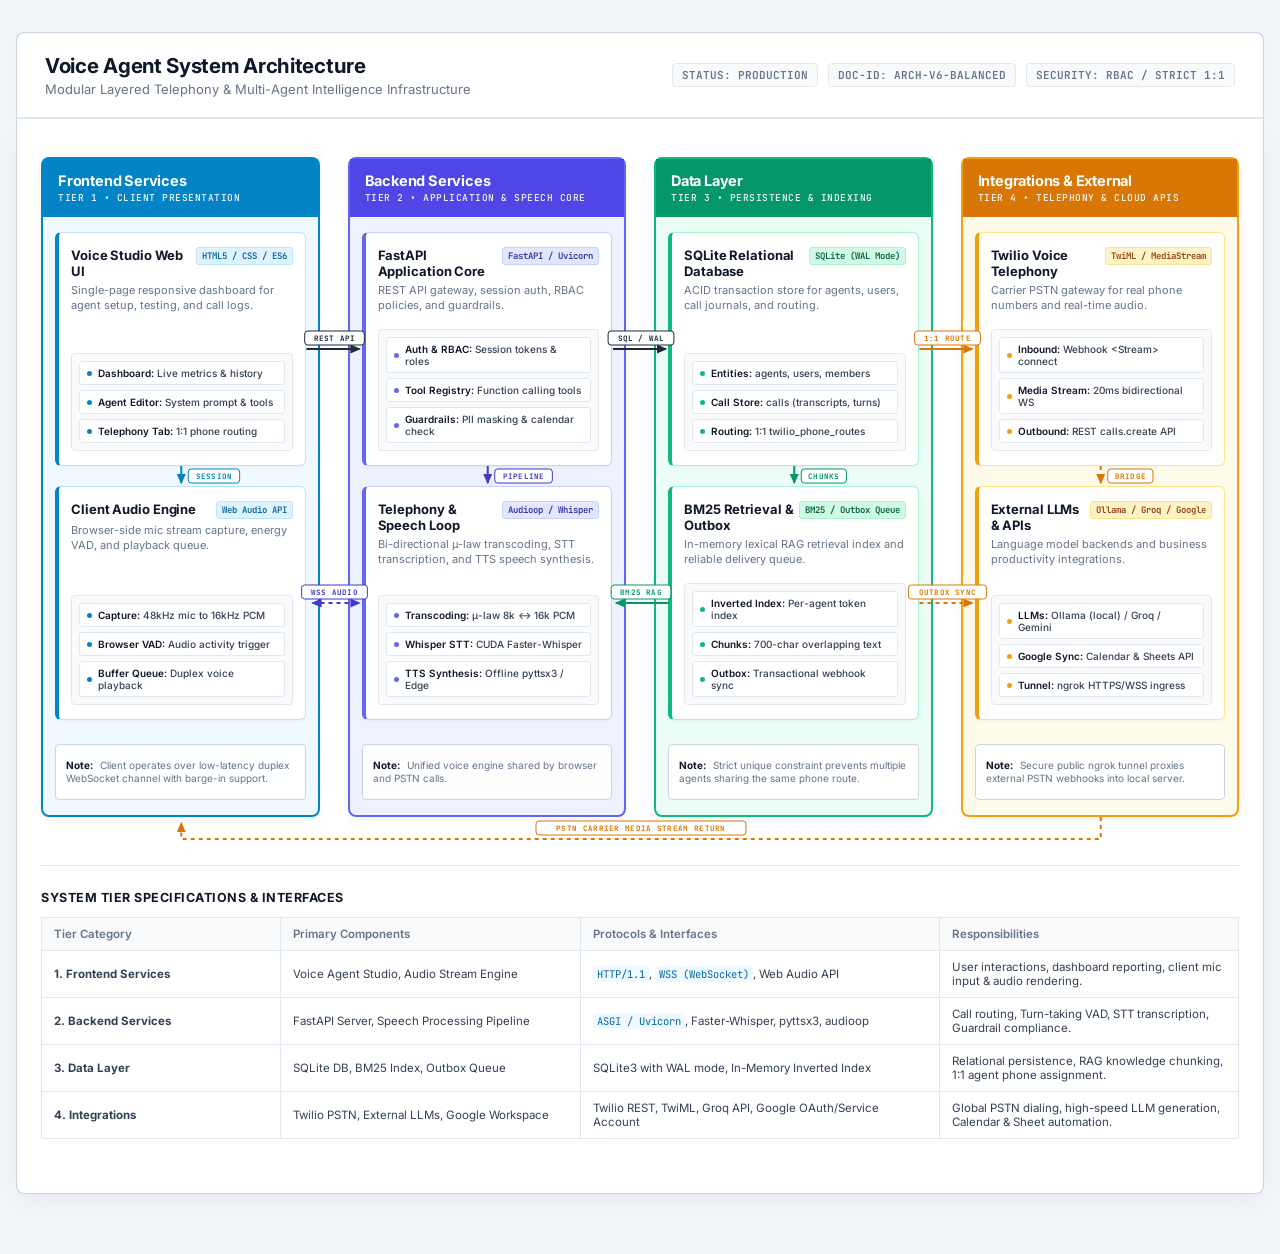
<file: diagrams/system_architecture_4tier.html>
<!DOCTYPE html>
<html lang="en">
<head>
  <meta charset="UTF-8" />
  <meta name="viewport" content="width=device-width, initial-scale=1.0" />
  <title>Enterprise System Architecture Specification — Voice Agent Platform</title>
  <link rel="preconnect" href="https://fonts.googleapis.com">
  <link rel="preconnect" href="https://fonts.gstatic.com" crossorigin>
  <link href="https://fonts.googleapis.com/css2?family=Inter:wght@400;500;600;700;800&family=JetBrains+Mono:wght@500;600;700&display=swap" rel="stylesheet">
  <style>
    :root {
      --bg-page: #f1f5f9;
      --card-bg: #ffffff;
      --border-main: #cbd5e1;
      --text-head: #0f172a;
      --text-body: #334155;
      --text-muted: #64748b;
      
      /* Tier 1: Frontend (Sky / Cyan Blue) */
      --t1-bg: #f0f9ff;
      --t1-border: #0284c7;
      --t1-header-bg: #0284c7;
      --t1-chip-bg: #e0f2fe;
      --t1-chip-border: #bae6fd;
      --t1-chip-text: #0369a1;

      /* Tier 2: Backend (Indigo / Royal Blue) */
      --t2-bg: #eef2ff;
      --t2-border: #6366f1;
      --t2-header-bg: #4f46e5;
      --t2-chip-bg: #e0e7ff;
      --t2-chip-border: #c7d2fe;
      --t2-chip-text: #3730a3;

      /* Tier 3: Data Layer (Emerald / Forest Green) */
      --t3-bg: #ecfdf5;
      --t3-border: #10b981;
      --t3-header-bg: #059669;
      --t3-chip-bg: #d1fae5;
      --t3-chip-border: #a7f3d0;
      --t3-chip-text: #065f46;

      /* Tier 4: Integrations (Amber / Warm Bronze) */
      --t4-bg: #fffbeb;
      --t4-border: #f59e0b;
      --t4-header-bg: #d97706;
      --t4-chip-bg: #fef3c7;
      --t4-chip-border: #fde68a;
      --t4-chip-text: #92400e;
    }

    * {
      box-sizing: border-box;
      margin: 0;
      padding: 0;
    }

    body {
      background-color: var(--bg-page);
      font-family: 'Inter', -apple-system, BlinkMacSystemFont, "Segoe UI", Roboto, sans-serif;
      color: var(--text-body);
      display: flex;
      flex-direction: column;
      align-items: center;
      padding: 32px 16px 60px 16px;
      min-height: 100vh;
      -webkit-font-smoothing: antialiased;
    }

    /* Document Header Bar */
    .document-header {
      width: 100%;
      max-width: 1360px;
      background: #ffffff;
      border: 1px solid var(--border-main);
      border-radius: 8px 8px 0 0;
      padding: 20px 28px;
      display: flex;
      justify-content: space-between;
      align-items: center;
      border-bottom: 2px solid #e2e8f0;
      box-shadow: 0 1px 3px rgba(0, 0, 0, 0.04);
    }
    .header-left h1 {
      font-size: 20.5px;
      font-weight: 700;
      color: var(--text-head);
      letter-spacing: -0.3px;
    }
    .header-left p {
      font-size: 13px;
      color: var(--text-muted);
      margin-top: 3px;
    }
    .header-meta {
      display: flex;
      gap: 10px;
      font-size: 12px;
    }
    .meta-tag {
      background: #f8fafc;
      border: 1px solid #e2e8f0;
      border-radius: 4px;
      padding: 4px 9px;
      font-weight: 600;
      color: var(--text-muted);
      font-family: 'JetBrains Mono', monospace;
      font-size: 11px;
    }

    /* Main Diagram Canvas: Balanced 36px Gap */
    .canvas-container {
      width: 100%;
      max-width: 1360px;
      background: #ffffff;
      border: 1px solid var(--border-main);
      border-top: none;
      border-radius: 0 0 8px 8px;
      padding: 38px 24px 54px 24px;
      box-shadow: 0 10px 25px -5px rgba(15, 23, 42, 0.05);
      position: relative;
    }

    /* 4-Column Grid with tightened balanced 28px gap */
    .grid-tier {
      display: grid;
      grid-template-columns: repeat(4, 1fr);
      gap: 28px;
      position: relative;
      z-index: 2;
    }

    /* Big Container Box */
    .tier-container {
      border-radius: 8px;
      border: 2px solid;
      display: flex;
      flex-direction: column;
      box-shadow: 0 4px 10px rgba(15, 23, 42, 0.03);
      background: #ffffff;
    }
    .tier-1 { border-color: var(--t1-border); background: var(--t1-bg); }
    .tier-2 { border-color: var(--t2-border); background: var(--t2-bg); }
    .tier-3 { border-color: var(--t3-border); background: var(--t3-bg); }
    .tier-4 { border-color: var(--t4-border); background: var(--t4-bg); }

    /* Big Container Header Banner */
    .tier-banner {
      padding: 13px 15px;
      display: flex;
      flex-direction: column;
      gap: 2px;
      color: #ffffff;
    }
    .tier-1 .tier-banner { background: var(--t1-header-bg); }
    .tier-2 .tier-banner { background: var(--t2-header-bg); }
    .tier-3 .tier-banner { background: var(--t3-header-bg); }
    .tier-4 .tier-banner { background: var(--t4-header-bg); }

    .tier-banner .b-title {
      font-size: 14.5px;
      font-weight: 700;
      letter-spacing: -0.2px;
    }
    .tier-banner .b-sub {
      font-size: 9.5px;
      font-weight: 500;
      opacity: 0.95;
      font-family: 'JetBrains Mono', monospace;
      text-transform: uppercase;
      letter-spacing: 0.5px;
    }

    /* Inner Body of Big Container with tightened 20px vertical gap */
    .tier-body {
      padding: 15px 12px;
      display: flex;
      flex-direction: column;
      gap: 20px;
      flex-grow: 1;
    }

    /* Nested Smaller Service Card */
    .nested-service {
      background: #ffffff;
      border: 1px solid;
      border-radius: 6px;
      padding: 14px 12px;
      display: flex;
      flex-direction: column;
      box-shadow: 0 1px 3px rgba(0, 0, 0, 0.04);
      position: relative;
      height: 234px;
      justify-content: space-between;
    }
    .tier-1 .nested-service { border-color: #bae6fd; border-left: 4px solid var(--t1-border); }
    .tier-2 .nested-service { border-color: #c7d2fe; border-left: 4px solid var(--t2-border); }
    .tier-3 .nested-service { border-color: #a7f3d0; border-left: 4px solid var(--t3-border); }
    .tier-4 .nested-service { border-color: #fde68a; border-left: 4px solid var(--t4-border); }

    .service-top {
      display: flex;
      justify-content: space-between;
      align-items: flex-start;
      margin-bottom: 4px;
    }
    .service-title {
      font-size: 13px;
      font-weight: 700;
      color: var(--text-head);
      letter-spacing: -0.1px;
    }
    .service-badge {
      font-size: 9px;
      font-weight: 600;
      padding: 2px 5px;
      border-radius: 3px;
      font-family: 'JetBrains Mono', monospace;
      white-space: nowrap;
    }
    .tier-1 .service-badge { background: var(--t1-chip-bg); color: var(--t1-chip-text); border: 1px solid var(--t1-chip-border); }
    .tier-2 .service-badge { background: var(--t2-chip-bg); color: var(--t2-chip-text); border: 1px solid var(--t2-chip-border); }
    .tier-3 .service-badge { background: var(--t3-chip-bg); color: var(--t3-chip-text); border: 1px solid var(--t3-chip-border); }
    .tier-4 .service-badge { background: var(--t4-chip-bg); color: var(--t4-chip-text); border: 1px solid var(--t4-chip-border); }

    .service-desc {
      font-size: 11px;
      color: var(--text-muted);
      line-height: 1.35;
      margin-bottom: 8px;
    }

    /* Sub-Module List Inside Smaller Service */
    .submodule-list {
      display: flex;
      flex-direction: column;
      gap: 5px;
      background: #f8fafc;
      border: 1px solid #e2e8f0;
      border-radius: 4px;
      padding: 7px;
    }
    .sub-item {
      background: #ffffff;
      border: 1px solid #e2e8f0;
      border-radius: 3px;
      padding: 5px 7px;
      display: flex;
      align-items: center;
      gap: 6px;
      font-size: 10px;
      font-weight: 500;
      color: var(--text-body);
    }
    .sub-item .dot {
      width: 5px;
      height: 5px;
      border-radius: 50%;
      flex-shrink: 0;
    }
    .tier-1 .dot { background: var(--t1-border); }
    .tier-2 .dot { background: var(--t2-border); }
    .tier-3 .dot { background: var(--t3-border); }
    .tier-4 .dot { background: var(--t4-border); }

    .sub-item .label {
      font-weight: 600;
      color: var(--text-head);
    }

    /* Bottom Annotation Row */
    .tier-note {
      margin-top: 4px;
      background: rgba(255, 255, 255, 0.95);
      border: 1px solid #cbd5e1;
      border-radius: 4px;
      padding: 8px 10px;
      font-size: 10px;
      line-height: 1.35;
      color: var(--text-muted);
      height: 56px;
      display: flex;
      align-items: center;
    }
    .tier-note strong {
      color: var(--text-head);
      margin-right: 4px;
    }

    /* High Z-Index SVG Layer for continuous clean arrows */
    svg#connector-svg {
      position: absolute;
      top: 0;
      left: 0;
      width: 100%;
      height: 100%;
      pointer-events: none;
      z-index: 20;
    }

    /* Architecture Specification Table */
    .details-table-wrap {
      margin-top: 48px;
      border-top: 1px solid #e2e8f0;
      padding-top: 24px;
    }
    .details-table-title {
      font-size: 12.5px;
      font-weight: 700;
      color: var(--text-head);
      margin-bottom: 12px;
      text-transform: uppercase;
      letter-spacing: 0.5px;
    }
    .details-table {
      width: 100%;
      border-collapse: collapse;
      font-size: 11.5px;
    }
    .details-table th, .details-table td {
      border: 1px solid #e2e8f0;
      padding: 9px 12px;
      text-align: left;
    }
    .details-table th {
      background: #f8fafc;
      color: var(--text-muted);
      font-weight: 600;
    }
    .details-table td {
      color: var(--text-body);
    }
    .details-table code {
      font-family: 'JetBrains Mono', monospace;
      color: #0369a1;
      background: #f0f9ff;
      padding: 1px 4px;
      border-radius: 3px;
      font-size: 10.5px;
    }

    @media print {
      body {
        padding: 0;
        background: #ffffff;
      }
      .document-header, .canvas-container {
        border: none;
        box-shadow: none;
        max-width: 100%;
        padding: 12px;
      }
    }
  </style>
</head>
<body>

  <!-- Formal Document Header -->
  <div class="document-header">
    <div class="header-left">
      <h1>Voice Agent System Architecture</h1>
      <p>Modular Layered Telephony &amp; Multi-Agent Intelligence Infrastructure</p>
    </div>
    <div class="header-meta">
      <div class="meta-tag">STATUS: PRODUCTION</div>
      <div class="meta-tag">DOC-ID: ARCH-V6-BALANCED</div>
      <div class="meta-tag">SECURITY: RBAC / STRICT 1:1</div>
    </div>
  </div>

  <!-- Diagram Canvas -->
  <div class="canvas-container" id="canvas-container">
    
    <!-- SVG Vector Connection Layer with Unbroken Arrows and Overhead Labels -->
    <svg id="connector-svg" xmlns="http://www.w3.org/2000/svg">
      <defs>
        <!-- Standard Dark Slate Arrowhead -->
        <marker id="arr-slate" viewBox="0 0 10 10" refX="7" refY="5" markerWidth="6.5" markerHeight="6.5" orient="auto">
          <path d="M 0 1.5 L 8 5 L 0 8.5 z" fill="#1e293b" />
        </marker>
        <!-- Blue Arrowhead -->
        <marker id="arr-blue" viewBox="0 0 10 10" refX="7" refY="5" markerWidth="6.5" markerHeight="6.5" orient="auto">
          <path d="M 0 1.5 L 8 5 L 0 8.5 z" fill="#0284c7" />
        </marker>
        <!-- Indigo Arrowhead (Forward) -->
        <marker id="arr-indigo" viewBox="0 0 10 10" refX="7" refY="5" markerWidth="6.5" markerHeight="6.5" orient="auto">
          <path d="M 0 1.5 L 8 5 L 0 8.5 z" fill="#4338ca" />
        </marker>
        <!-- Indigo Arrowhead (Reverse) -->
        <marker id="arr-indigo-rev" viewBox="0 0 10 10" refX="7" refY="5" markerWidth="6.5" markerHeight="6.5" orient="auto-start-reverse">
          <path d="M 0 1.5 L 8 5 L 0 8.5 z" fill="#4338ca" />
        </marker>
        <!-- Emerald Arrowhead -->
        <marker id="arr-emerald" viewBox="0 0 10 10" refX="7" refY="5" markerWidth="6.5" markerHeight="6.5" orient="auto">
          <path d="M 0 1.5 L 8 5 L 0 8.5 z" fill="#059669" />
        </marker>
        <!-- Amber Arrowhead -->
        <marker id="arr-amber" viewBox="0 0 10 10" refX="7" refY="5" markerWidth="6.5" markerHeight="6.5" orient="auto">
          <path d="M 0 1.5 L 8 5 L 0 8.5 z" fill="#d97706" />
        </marker>
      </defs>
    </svg>

    <div class="grid-tier">

      <!-- ==============================================
           BIG CONTAINER 1: FRONTEND SERVICES (SKY BLUE)
      ============================================== -->
      <div class="tier-container tier-1" id="box-frontend">
        <div class="tier-banner" id="banner-t1">
          <span class="b-title">Frontend Services</span>
          <span class="b-sub">Tier 1 &bull; Client Presentation</span>
        </div>
        <div class="tier-body">
          <!-- Nested Smaller Service 1 -->
          <div class="nested-service" id="svc-ui">
            <div>
              <div class="service-top">
                <span class="service-title">Voice Studio Web UI</span>
                <span class="service-badge">HTML5 / CSS / ES6</span>
              </div>
              <div class="service-desc">Single-page responsive dashboard for agent setup, testing, and call logs.</div>
            </div>
            <div class="submodule-list">
              <div class="sub-item"><div class="dot"></div><span><span class="label">Dashboard:</span> Live metrics &amp; history</span></div>
              <div class="sub-item"><div class="dot"></div><span><span class="label">Agent Editor:</span> System prompt &amp; tools</span></div>
              <div class="sub-item"><div class="dot"></div><span><span class="label">Telephony Tab:</span> 1:1 phone routing</span></div>
            </div>
          </div>

          <!-- Nested Smaller Service 2 -->
          <div class="nested-service" id="svc-audio">
            <div>
              <div class="service-top">
                <span class="service-title">Client Audio Engine</span>
                <span class="service-badge">Web Audio API</span>
              </div>
              <div class="service-desc">Browser-side mic stream capture, energy VAD, and playback queue.</div>
            </div>
            <div class="submodule-list">
              <div class="sub-item"><div class="dot"></div><span><span class="label">Capture:</span> 48kHz mic to 16kHz PCM</span></div>
              <div class="sub-item"><div class="dot"></div><span><span class="label">Browser VAD:</span> Audio activity trigger</span></div>
              <div class="sub-item"><div class="dot"></div><span><span class="label">Buffer Queue:</span> Duplex voice playback</span></div>
            </div>
          </div>

          <div class="tier-note">
            <span><strong>Note:</strong> Client operates over low-latency duplex WebSocket channel with barge-in support.</span>
          </div>
        </div>
      </div>

      <!-- ==============================================
           BIG CONTAINER 2: BACKEND SERVICES (INDIGO)
      ============================================== -->
      <div class="tier-container tier-2" id="box-backend">
        <div class="tier-banner" id="banner-t2">
          <span class="b-title">Backend Services</span>
          <span class="b-sub">Tier 2 &bull; Application &amp; Speech Core</span>
        </div>
        <div class="tier-body">
          <!-- Nested Smaller Service 1 -->
          <div class="nested-service" id="svc-core">
            <div>
              <div class="service-top">
                <span class="service-title">FastAPI Application Core</span>
                <span class="service-badge">FastAPI / Uvicorn</span>
              </div>
              <div class="service-desc">REST API gateway, session auth, RBAC policies, and guardrails.</div>
            </div>
            <div class="submodule-list">
              <div class="sub-item"><div class="dot"></div><span><span class="label">Auth &amp; RBAC:</span> Session tokens &amp; roles</span></div>
              <div class="sub-item"><div class="dot"></div><span><span class="label">Tool Registry:</span> Function calling tools</span></div>
              <div class="sub-item"><div class="dot"></div><span><span class="label">Guardrails:</span> PII masking &amp; calendar check</span></div>
            </div>
          </div>

          <!-- Nested Smaller Service 2 -->
          <div class="nested-service" id="svc-speech">
            <div>
              <div class="service-top">
                <span class="service-title">Telephony &amp; Speech Loop</span>
                <span class="service-badge">Audioop / Whisper</span>
              </div>
              <div class="service-desc">Bi-directional μ-law transcoding, STT transcription, and TTS speech synthesis.</div>
            </div>
            <div class="submodule-list">
              <div class="sub-item"><div class="dot"></div><span><span class="label">Transcoding:</span> μ-law 8k &harr; 16k PCM</span></div>
              <div class="sub-item"><div class="dot"></div><span><span class="label">Whisper STT:</span> CUDA Faster-Whisper</span></div>
              <div class="sub-item"><div class="dot"></div><span><span class="label">TTS Synthesis:</span> Offline pyttsx3 / Edge</span></div>
            </div>
          </div>

          <div class="tier-note">
            <span><strong>Note:</strong> Unified voice engine shared by browser and PSTN calls.</span>
          </div>
        </div>
      </div>

      <!-- ==============================================
           BIG CONTAINER 3: DATA LAYER (EMERALD)
      ============================================== -->
      <div class="tier-container tier-3" id="box-data">
        <div class="tier-banner" id="banner-t3">
          <span class="b-title">Data Layer</span>
          <span class="b-sub">Tier 3 &bull; Persistence &amp; Indexing</span>
        </div>
        <div class="tier-body">
          <!-- Nested Smaller Service 1 -->
          <div class="nested-service" id="svc-db">
            <div>
              <div class="service-top">
                <span class="service-title">SQLite Relational Database</span>
                <span class="service-badge">SQLite (WAL Mode)</span>
              </div>
              <div class="service-desc">ACID transaction store for agents, users, call journals, and routing.</div>
            </div>
            <div class="submodule-list">
              <div class="sub-item"><div class="dot"></div><span><span class="label">Entities:</span> agents, users, members</span></div>
              <div class="sub-item"><div class="dot"></div><span><span class="label">Call Store:</span> calls (transcripts, turns)</span></div>
              <div class="sub-item"><div class="dot"></div><span><span class="label">Routing:</span> 1:1 twilio_phone_routes</span></div>
            </div>
          </div>

          <!-- Nested Smaller Service 2 -->
          <div class="nested-service" id="svc-bm25">
            <div>
              <div class="service-top">
                <span class="service-title">BM25 Retrieval &amp; Outbox</span>
                <span class="service-badge">BM25 / Outbox Queue</span>
              </div>
              <div class="service-desc">In-memory lexical RAG retrieval index and reliable delivery queue.</div>
            </div>
            <div class="submodule-list">
              <div class="sub-item"><div class="dot"></div><span><span class="label">Inverted Index:</span> Per-agent token index</span></div>
              <div class="sub-item"><div class="dot"></div><span><span class="label">Chunks:</span> 700-char overlapping text</span></div>
              <div class="sub-item"><div class="dot"></div><span><span class="label">Outbox:</span> Transactional webhook sync</span></div>
            </div>
          </div>

          <div class="tier-note">
            <span><strong>Note:</strong> Strict unique constraint prevents multiple agents sharing the same phone route.</span>
          </div>
        </div>
      </div>

      <!-- ==============================================
           BIG CONTAINER 4: INTEGRATIONS & EXTERNAL (AMBER)
      ============================================== -->
      <div class="tier-container tier-4" id="box-integrations">
        <div class="tier-banner" id="banner-t4">
          <span class="b-title">Integrations &amp; External</span>
          <span class="b-sub">Tier 4 &bull; Telephony &amp; Cloud APIs</span>
        </div>
        <div class="tier-body">
          <!-- Nested Smaller Service 1 -->
          <div class="nested-service" id="svc-twilio">
            <div>
              <div class="service-top">
                <span class="service-title">Twilio Voice Telephony</span>
                <span class="service-badge">TwiML / MediaStream</span>
              </div>
              <div class="service-desc">Carrier PSTN gateway for real phone numbers and real-time audio.</div>
            </div>
            <div class="submodule-list">
              <div class="sub-item"><div class="dot"></div><span><span class="label">Inbound:</span> Webhook &lt;Stream&gt; connect</span></div>
              <div class="sub-item"><div class="dot"></div><span><span class="label">Media Stream:</span> 20ms bidirectional WS</span></div>
              <div class="sub-item"><div class="dot"></div><span><span class="label">Outbound:</span> REST calls.create API</span></div>
            </div>
          </div>

          <!-- Nested Smaller Service 2 -->
          <div class="nested-service" id="svc-cloud">
            <div>
              <div class="service-top">
                <span class="service-title">External LLMs &amp; APIs</span>
                <span class="service-badge">Ollama / Groq / Google</span>
              </div>
              <div class="service-desc">Language model backends and business productivity integrations.</div>
            </div>
            <div class="submodule-list">
              <div class="sub-item"><div class="dot"></div><span><span class="label">LLMs:</span> Ollama (local) / Groq / Gemini</span></div>
              <div class="sub-item"><div class="dot"></div><span><span class="label">Google Sync:</span> Calendar &amp; Sheets API</span></div>
              <div class="sub-item"><div class="dot"></div><span><span class="label">Tunnel:</span> ngrok HTTPS/WSS ingress</span></div>
            </div>
          </div>

          <div class="tier-note">
            <span><strong>Note:</strong> Secure public ngrok tunnel proxies external PSTN webhooks into local server.</span>
          </div>
        </div>
      </div>

    </div>

    <!-- Formal Architecture Table -->
    <div class="details-table-wrap">
      <div class="details-table-title">System Tier Specifications &amp; Interfaces</div>
      <table class="details-table">
        <thead>
          <tr>
            <th style="width: 20%;">Tier Category</th>
            <th style="width: 25%;">Primary Components</th>
            <th style="width: 30%;">Protocols &amp; Interfaces</th>
            <th style="width: 25%;">Responsibilities</th>
          </tr>
        </thead>
        <tbody>
          <tr>
            <td><strong>1. Frontend Services</strong></td>
            <td>Voice Agent Studio, Audio Stream Engine</td>
            <td><code>HTTP/1.1</code>, <code>WSS (WebSocket)</code>, Web Audio API</td>
            <td>User interactions, dashboard reporting, client mic input &amp; audio rendering.</td>
          </tr>
          <tr>
            <td><strong>2. Backend Services</strong></td>
            <td>FastAPI Server, Speech Processing Pipeline</td>
            <td><code>ASGI / Uvicorn</code>, Faster-Whisper, pyttsx3, audioop</td>
            <td>Call routing, Turn-taking VAD, STT transcription, Guardrail compliance.</td>
          </tr>
          <tr>
            <td><strong>3. Data Layer</strong></td>
            <td>SQLite DB, BM25 Index, Outbox Queue</td>
            <td>SQLite3 with WAL mode, In-Memory Inverted Index</td>
            <td>Relational persistence, RAG knowledge chunking, 1:1 agent phone assignment.</td>
          </tr>
          <tr>
            <td><strong>4. Integrations</strong></td>
            <td>Twilio PSTN, External LLMs, Google Workspace</td>
            <td>Twilio REST, TwiML, Groq API, Google OAuth/Service Account</td>
            <td>Global PSTN dialing, high-speed LLM generation, Calendar &amp; Sheet automation.</td>
          </tr>
        </tbody>
      </table>
    </div>

  </div>

  <script>
    // Clean Unobstructed Arrow Renderer: Overhead Floating Text, Zero Opaque Box Blockage
    function renderConnectors() {
      const container = document.getElementById('canvas-container');
      const svg = document.getElementById('connector-svg');
      if (!container || !svg) return;

      const cRect = container.getBoundingClientRect();

      function getBox(id) {
        const el = document.getElementById(id);
        if (!el) return null;
        const r = el.getBoundingClientRect();
        return {
          left: r.left - cRect.left,
          right: r.right - cRect.left,
          top: r.top - cRect.top,
          bottom: r.bottom - cRect.top,
          centerX: (r.left + r.right) / 2 - cRect.left,
          centerY: (r.top + r.bottom) / 2 - cRect.top,
        };
      }

      const svcUI = getBox('svc-ui');
      const svcAudio = getBox('svc-audio');

      const svcCore = getBox('svc-core');
      const svcSpeech = getBox('svc-speech');

      const svcDB = getBox('svc-db');
      const svcBM25 = getBox('svc-bm25');

      const svcTwilio = getBox('svc-twilio');
      const svcCloud = getBox('svc-cloud');

      const boxFrontend = getBox('box-frontend');
      const boxIntegrations = getBox('box-integrations');

      if (!svcUI || !svcCore || !svcDB || !svcTwilio) return;

      let pathsHtml = svg.querySelector('defs').outerHTML;

      function getMarker(color) {
        if (color === '#1e293b' || color === '#334155') return 'arr-slate';
        if (color === '#0284c7') return 'arr-blue';
        if (color === '#4338ca' || color === '#6366f1') return 'arr-indigo';
        if (color === '#059669' || color === '#10b981') return 'arr-emerald';
        if (color === '#d97706' || color === '#f59e0b') return 'arr-amber';
        return 'arr-slate';
      }

      // Horizontal Arrow: Line is 100% visible; pill badge floats 4px ABOVE the line
      function drawHArrow(x1, x2, y, labelText, color, isDashed = false, isBi = false) {
        const textLen = labelText.length;
        const badgeW = Math.max(textLen * 6.2 + 10, 46);
        const badgeH = 14;
        const midX = (x1 + x2) / 2;
        const badgeY = y - 18; // 4px clearance above the line (y-18 to y-4)

        const dashAttr = isDashed ? 'stroke-dasharray="4,4"' : '';
        const markerStart = isBi ? 'marker-start="url(#arr-indigo-rev)"' : '';
        const markerEnd = `marker-end="url(#${getMarker(color)})"`;

        const startX = isBi ? (x1 + 6) : x1;
        const endX = x1 < x2 ? (x2 - 3) : (x2 + 3);

        return `
          <line x1="${startX}" y1="${y}" 
                x2="${endX}" y2="${y}" 
                stroke="${color}" stroke-width="2" ${dashAttr} 
                ${markerStart} ${markerEnd} />
          <g>
            <rect x="${midX - badgeW/2}" y="${badgeY}" width="${badgeW}" height="${badgeH}" rx="3" 
                  fill="#ffffff" stroke="${color}" stroke-width="1" />
            <text x="${midX}" y="${badgeY + 10}" fill="${color}" font-size="7.5" font-weight="700" 
                  font-family="'JetBrains Mono', monospace" text-anchor="middle" letter-spacing="0.2px">${labelText}</text>
          </g>
        `;
      }

      // Vertical Arrow: Line is 100% visible; pill badge floats 7px to the RIGHT of line
      function drawVArrow(x, y1, y2, labelText, color, isDashed = false) {
        const textLen = labelText.length;
        const badgeW = Math.max(textLen * 6.2 + 8, 42);
        const badgeH = 14;
        const midY = (y1 + y2) / 2;
        const badgeX = x + 7;
        const badgeY = midY - 7;

        const dashAttr = isDashed ? 'stroke-dasharray="4,4"' : '';
        const markerEnd = `marker-end="url(#${getMarker(color)})"`;

        return `
          <line x1="${x}" y1="${y1}" 
                x2="${x}" y2="${y2 - 3}" 
                stroke="${color}" stroke-width="2" ${dashAttr} 
                ${markerEnd} />
          <g>
            <rect x="${badgeX}" y="${badgeY}" width="${badgeW}" height="${badgeH}" rx="3" 
                  fill="#ffffff" stroke="${color}" stroke-width="1" />
            <text x="${badgeX + badgeW/2}" y="${badgeY + 10}" fill="${color}" font-size="7.5" font-weight="700" 
                  font-family="'JetBrains Mono', monospace" text-anchor="middle" letter-spacing="0.2px">${labelText}</text>
          </g>
        `;
      }

      // 1. VERTICAL FLOWS (INSIDE TIERS)
      // Tier 1: UI -> Audio Engine
      pathsHtml += drawVArrow(svcUI.centerX, svcUI.bottom, svcAudio.top, "SESSION", "#0284c7");

      // Tier 2: Core -> Speech Loop
      pathsHtml += drawVArrow(svcCore.centerX, svcCore.bottom, svcSpeech.top, "PIPELINE", "#4338ca");

      // Tier 3: DB -> BM25 Index Store
      pathsHtml += drawVArrow(svcDB.centerX, svcDB.bottom, svcBM25.top, "CHUNKS", "#059669");

      // Tier 4: Twilio -> External LLMs
      pathsHtml += drawVArrow(svcTwilio.centerX, svcTwilio.bottom, svcCloud.top, "BRIDGE", "#d97706", true);

      // 2. HORIZONTAL INTER-TIER CONNECTORS
      // Row 1 Flows
      const yRow1 = svcUI.centerY;

      // Flow A: UI ---> Core (REST API)
      pathsHtml += drawHArrow(svcUI.right, svcCore.left, yRow1, "REST API", "#1e293b");

      // Flow B: Core ---> DB (SQL Write / WAL)
      pathsHtml += drawHArrow(svcCore.right, svcDB.left, yRow1, "SQL / WAL", "#1e293b");

      // Flow C: DB ---> Twilio (1:1 Phone Route Binding)
      pathsHtml += drawHArrow(svcDB.right, svcTwilio.left, yRow1, "1:1 ROUTE", "#d97706");

      // Row 2 Flows
      const yRow2 = svcAudio.centerY;

      // Flow D: Audio Engine <---> Speech Loop (Duplex WSS Stream)
      pathsHtml += drawHArrow(svcAudio.right, svcSpeech.left, yRow2, "WSS AUDIO", "#4338ca", true, true);

      // Flow E: BM25 ---> Core (Context RAG Injection, pointing left into speech loop)
      pathsHtml += drawHArrow(svcBM25.left, svcSpeech.right, yRow2, "BM25 RAG", "#059669");

      // Flow F: BM25 Outbox ---> External Cloud APIs (Transactional sync)
      pathsHtml += drawHArrow(svcBM25.right, svcCloud.left, yRow2, "OUTBOX SYNC", "#d97706", true);

      // 3. BOTTOM CARRIER LOOP
      const loopY = boxFrontend.bottom + 22;
      pathsHtml += `
        <path d="M ${boxIntegrations.centerX} ${boxIntegrations.bottom} 
                 L ${boxIntegrations.centerX} ${loopY} 
                 L ${boxFrontend.centerX} ${loopY} 
                 L ${boxFrontend.centerX} ${boxFrontend.bottom + 6}" 
              fill="none" stroke="#d97706" stroke-width="2" stroke-dasharray="4,4" 
              marker-end="url(#arr-amber)" />
      `;
      const loopMidX = (boxIntegrations.centerX + boxFrontend.centerX) / 2;
      const loopBadgeW = 210;
      const loopBadgeH = 14;
      const loopBadgeY = loopY - 18;
      pathsHtml += `
        <g>
          <rect x="${loopMidX - loopBadgeW/2}" y="${loopBadgeY}" width="${loopBadgeW}" height="${loopBadgeH}" rx="3" 
                fill="#ffffff" stroke="#d97706" stroke-width="1" />
          <text x="${loopMidX}" y="${loopBadgeY + 10}" fill="#d97706" font-size="7.5" font-weight="700" 
                font-family="'JetBrains Mono', monospace" text-anchor="middle" letter-spacing="0.3px">PSTN CARRIER MEDIA STREAM RETURN</text>
        </g>
      `;

      svg.innerHTML = pathsHtml;
    }

    window.addEventListener('load', renderConnectors);
    window.addEventListener('resize', renderConnectors);
    setTimeout(renderConnectors, 80);
    setTimeout(renderConnectors, 300);
  </script>

</body>
</html>
</file>
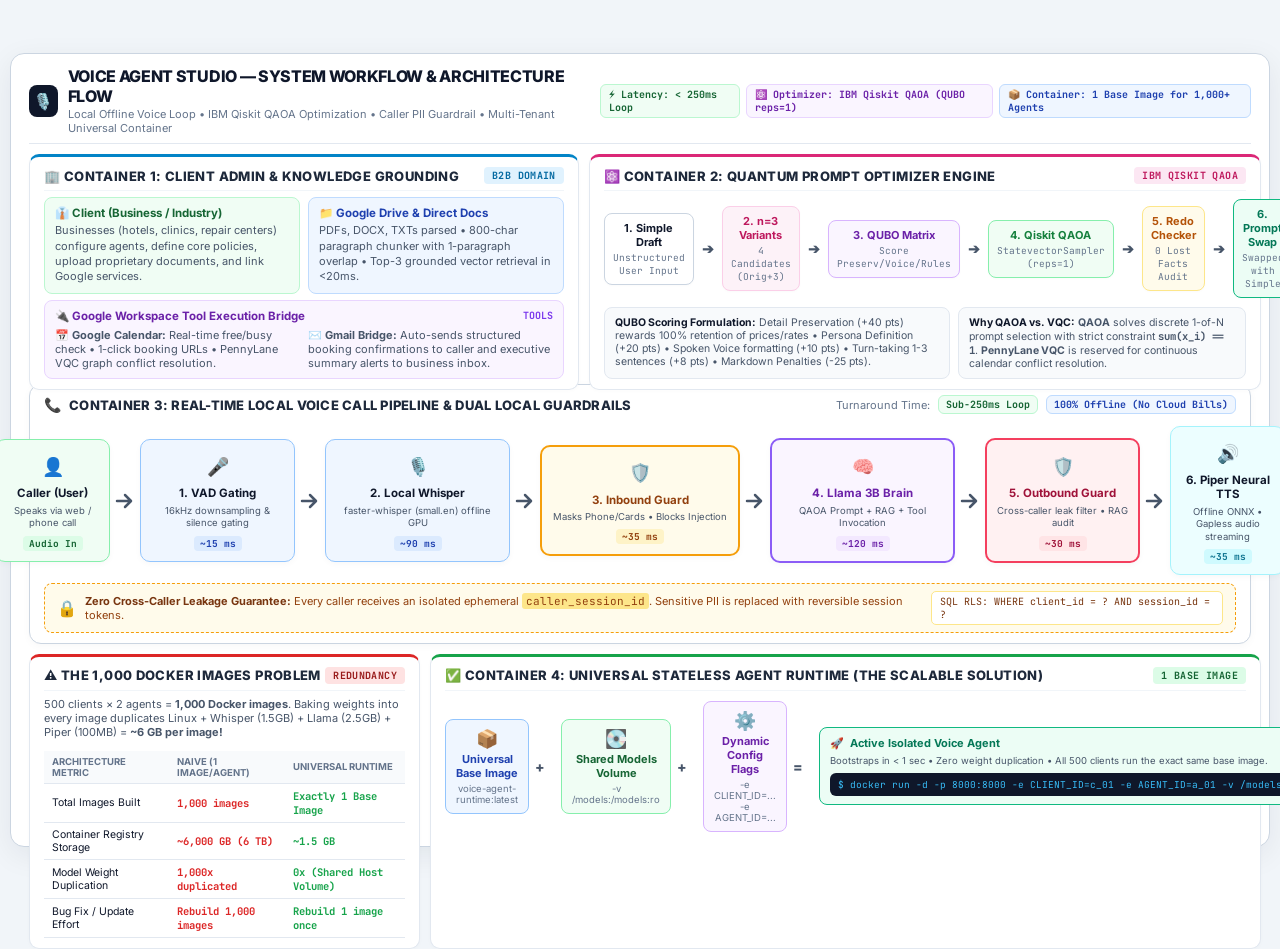
<file: diagrams/system_flow_diagram.html>
<!DOCTYPE html>
<html lang="en">
<head>
  <meta charset="UTF-8" />
  <meta name="viewport" content="width=device-width, initial-scale=1.0" />
  <title>Voice Agent Studio — Complete System Flow Diagram</title>
  <style>
    @import url('https://fonts.googleapis.com/css2?family=Inter:wght@400;500;600;700;800&family=JetBrains+Mono:wght@500;600;700&display=swap');

    * {
      box-sizing: border-box;
      margin: 0;
      padding: 0;
    }

    body {
      background-color: #f1f5f9;
      color: #0f172a;
      font-family: 'Inter', -apple-system, BlinkMacSystemFont, "Segoe UI", Roboto, sans-serif;
      padding: 10px;
      display: flex;
      justify-content: center;
      align-items: center;
      min-height: 100vh;
      -webkit-font-smoothing: antialiased;
    }

    /* Master Diagram Canvas (White, Crisp, Elevated) */
    .diagram-board {
      width: 100%;
      max-width: 1480px;
      background: #ffffff;
      border: 1.5px solid #cbd5e1;
      border-radius: 14px;
      padding: 12px 18px;
      box-shadow: 0 8px 30px rgba(15, 23, 42, 0.07);
      display: flex;
      flex-direction: column;
      gap: 10px;
      position: relative;
    }

    /* Top Master Header */
    .header-bar {
      display: flex;
      justify-content: space-between;
      align-items: center;
      padding-bottom: 8px;
      border-bottom: 1.5px solid #e2e8f0;
      flex-shrink: 0;
    }

    .header-left {
      display: flex;
      align-items: center;
      gap: 10px;
    }

    .header-icon {
      width: 32px;
      height: 32px;
      background: #0f172a;
      color: #ffffff;
      border-radius: 8px;
      display: grid;
      place-items: center;
      font-size: 16px;
      font-weight: 800;
    }

    .header-titles h1 {
      font-size: 16px;
      font-weight: 800;
      color: #0f172a;
      letter-spacing: -0.02em;
    }

    .header-titles p {
      font-size: 11px;
      color: #64748b;
      margin-top: 1px;
    }

    .badge-strip {
      display: flex;
      gap: 6px;
      align-items: center;
    }

    .stat-badge {
      display: inline-flex;
      align-items: center;
      gap: 5px;
      padding: 3px 8px;
      border-radius: 6px;
      font-size: 10px;
      font-weight: 700;
      font-family: 'JetBrains Mono', monospace;
      border: 1px solid #e2e8f0;
    }
    .badge-green { background: #f0fdf4; color: #166534; border-color: #bbf7d0; }
    .badge-purple { background: #faf5ff; color: #6b21a8; border-color: #e9d5ff; }
    .badge-blue { background: #eff6ff; color: #1e40af; border-color: #bfdbfe; }

    /* Top Row: Container 1 (Admin & RAG) + Container 2 (Quantum Optimizer) */
    .top-row {
      display: grid;
      grid-template-columns: 45% 55%;
      gap: 10px;
      height: 220px;
      flex-shrink: 0;
    }

    /* Container Box Base */
    .section-container {
      background: #ffffff;
      border: 1.5px solid #e2e8f0;
      border-radius: 10px;
      padding: 10px 14px;
      display: flex;
      flex-direction: column;
      gap: 6px;
      box-shadow: 0 1px 4px rgba(0, 0, 0, 0.02);
      position: relative;
    }

    .container-title {
      font-size: 13px;
      font-weight: 800;
      text-transform: uppercase;
      letter-spacing: 0.03em;
      display: flex;
      align-items: center;
      justify-content: space-between;
      color: #1e293b;
      padding-bottom: 6px;
      border-bottom: 1px solid #f1f5f9;
    }

    .container-title .tag {
      font-size: 10px;
      font-weight: 700;
      padding: 2px 8px;
      border-radius: 4px;
      font-family: 'JetBrains Mono', monospace;
    }

    /* Sub-Boxes within Containers */
    .box-card {
      background: #f8fafc;
      border: 1px solid #e2e8f0;
      border-radius: 8px;
      padding: 8px 10px;
    }

    .box-title {
      font-size: 11.5px;
      font-weight: 700;
      color: #0f172a;
      display: flex;
      align-items: center;
      gap: 6px;
      margin-bottom: 3px;
    }

    .box-desc {
      font-size: 11px;
      color: #475569;
      line-height: 1.4;
    }

    /* Flow Layout Elements */
    .flow-row {
      display: flex;
      align-items: center;
      gap: 8px;
    }

    .flow-step {
      flex: 1;
      background: #ffffff;
      border: 1.5px solid #cbd5e1;
      border-radius: 8px;
      padding: 7px 8px;
      text-align: center;
      box-shadow: 0 1px 3px rgba(0,0,0,0.02);
    }

    .flow-step-title {
      font-size: 11px;
      font-weight: 700;
      color: #0f172a;
    }

    .flow-step-sub {
      font-size: 9.5px;
      color: #64748b;
      font-family: 'JetBrains Mono', monospace;
      margin-top: 2px;
    }

    .arrow-sign {
      color: #475569;
      font-size: 14px;
      font-weight: 800;
      flex-shrink: 0;
    }

    /* Middle Row: Container 3 - The Real-Time Voice Loop */
    .middle-row {
      background: #ffffff;
      border: 1.5px solid #cbd5e1;
      border-radius: 12px;
      padding: 10px 14px;
      display: flex;
      flex-direction: column;
      gap: 8px;
      flex-shrink: 0;
      box-shadow: 0 2px 8px rgba(15, 23, 42, 0.03);
    }

    .voice-pipeline-grid {
      display: grid;
      grid-template-columns: 115px 30px 155px 30px 185px 30px 200px 30px 185px 30px 155px 30px 115px;
      align-items: center;
      justify-content: center;
      margin-top: 4px;
    }

    .voice-node-card {
      background: #ffffff;
      border: 1.5px solid #cbd5e1;
      border-radius: 10px;
      padding: 10px 8px;
      text-align: center;
      display: flex;
      flex-direction: column;
      align-items: center;
      gap: 4px;
      box-shadow: 0 2px 6px rgba(0,0,0,0.03);
      position: relative;
    }

    .node-icon {
      font-size: 18px;
      width: 32px;
      height: 32px;
      border-radius: 8px;
      display: grid;
      place-items: center;
    }

    .node-title {
      font-size: 11.5px;
      font-weight: 700;
      color: #0f172a;
      line-height: 1.25;
    }

    .node-sub {
      font-size: 9.5px;
      color: #475569;
      line-height: 1.3;
    }

    .node-latency-pill {
      font-size: 9.5px;
      font-weight: 700;
      font-family: 'JetBrains Mono', monospace;
      padding: 1px 6px;
      border-radius: 4px;
      margin-top: 2px;
    }

    .svg-arrow-cell {
      display: flex;
      align-items: center;
      justify-content: center;
    }

    /* Guardrail Banner */
    .guardrail-security-box {
      background: #fffbeb;
      border: 1.5px dashed #f59e0b;
      border-radius: 8px;
      padding: 7px 12px;
      display: flex;
      align-items: center;
      justify-content: space-between;
      gap: 12px;
      font-size: 11px;
      color: #92400e;
    }

    .guardrail-security-box strong {
      color: #78350f;
    }

    /* Bottom Row: Container 4 (Solving 1,000 Docker Images Redundancy) */
    .bottom-row {
      display: grid;
      grid-template-columns: 32% 68%;
      gap: 10px;
      height: 180px;
      flex-shrink: 0;
    }

    .table-clean {
      width: 100%;
      border-collapse: collapse;
      font-size: 10.5px;
      margin-top: 2px;
    }

    .table-clean th, .table-clean td {
      padding: 5px 8px;
      text-align: left;
      border-bottom: 1px solid #e2e8f0;
    }

    .table-clean th {
      color: #64748b;
      font-weight: 700;
      text-transform: uppercase;
      font-size: 9.5px;
      background: #f8fafc;
    }

    .text-danger { color: #dc2626; font-weight: 700; font-family: 'JetBrains Mono', monospace; }
    .text-success { color: #16a34a; font-weight: 700; font-family: 'JetBrains Mono', monospace; }

    .docker-flow-grid {
      display: grid;
      grid-template-columns: 1fr 20px 1fr 20px 1fr 20px 1.2fr;
      align-items: center;
      gap: 6px;
      margin-top: 4px;
    }

    .docker-flow-card {
      background: #f8fafc;
      border: 1.5px solid #cbd5e1;
      border-radius: 8px;
      padding: 8px 10px;
      text-align: center;
      display: flex;
      flex-direction: column;
      gap: 3px;
    }

    .cmd-pill {
      background: #0f172a;
      color: #38bdf8;
      font-family: 'JetBrains Mono', monospace;
      font-size: 9.5px;
      padding: 5px 8px;
      border-radius: 6px;
      overflow: hidden;
      white-space: nowrap;
      text-overflow: ellipsis;
      margin-top: 4px;
      text-align: left;
    }

    /* Color Accents */
    .bg-blue-light { background: #eff6ff; border-color: #93c5fd; }
    .bg-green-light { background: #f0fdf4; border-color: #86efac; }
    .bg-pink-light { background: #fdf2f8; border-color: #fbcfe8; }
    .bg-purple-light { background: #faf5ff; border-color: #d8b4fe; }
    .bg-amber-light { background: #fffbeb; border-color: #fde68a; }
    .bg-rose-light { background: #fff1f2; border-color: #fecdd3; }
    .bg-cyan-light { background: #ecfeff; border-color: #a5f3fc; }
  </style>
</head>
<body>

  <!-- Master Canvas (1520px x 890px fits cleanly in standard displays) -->
  <div class="diagram-board">

    <!-- Header Bar -->
    <div class="header-bar">
      <div class="header-left">
        <div class="header-icon">🎙️</div>
        <div class="header-titles">
          <h1>VOICE AGENT STUDIO — SYSTEM WORKFLOW &amp; ARCHITECTURE FLOW</h1>
          <p>Local Offline Voice Loop • IBM Qiskit QAOA Optimization • Caller PII Guardrail • Multi-Tenant Universal Container</p>
        </div>
      </div>
      <div class="badge-strip">
        <div class="stat-badge badge-green">⚡ Latency: &lt; 250ms Loop</div>
        <div class="stat-badge badge-purple">⚛️ Optimizer: IBM Qiskit QAOA (QUBO reps=1)</div>
        <div class="stat-badge badge-blue">📦 Container: 1 Base Image for 1,000+ Agents</div>
      </div>
    </div>

    <!-- Top Row: Admin & RAG (Left) + Quantum Prompt Optimizer (Right) -->
    <div class="top-row">

      <!-- CONTAINER 1: CLIENT DOMAIN & GROUNDING -->
      <div class="section-container" style="border-top: 3px solid #0284c7;">
        <div class="container-title">
          <span>🏢 Container 1: Client Admin &amp; Knowledge Grounding</span>
          <span class="tag" style="background:#e0f2fe; color:#0369a1;">B2B Domain</span>
        </div>

        <div style="display: grid; grid-template-columns: 1fr 1fr; gap: 8px;">
          <!-- Persona -->
          <div class="box-card" style="background: #f0fdf4; border-color: #bbf7d0;">
            <div class="box-title" style="color: #166534;">
              <span>👔 Client (Business / Industry)</span>
            </div>
            <div class="box-desc">
              Businesses (hotels, clinics, repair centers) configure agents, define core policies, upload proprietary documents, and link Google services.
            </div>
          </div>

          <!-- RAG Ingestion -->
          <div class="box-card" style="background: #eff6ff; border-color: #bfdbfe;">
            <div class="box-title" style="color: #1e40af;">
              <span>📁 Google Drive &amp; Direct Docs</span>
            </div>
            <div class="box-desc">
              PDFs, DOCX, TXTs parsed &bull; 800-char paragraph chunker with 1-paragraph overlap &bull; Top-3 grounded vector retrieval in &lt;20ms.
            </div>
          </div>
        </div>

        <!-- Google Workspace Tools -->
        <div class="box-card" style="margin-top: auto; background: #faf5ff; border-color: #e9d5ff;">
          <div style="display: flex; justify-content: space-between; align-items: center;">
            <div class="box-title" style="color: #6b21a8; margin-bottom: 0;">
              <span>🔌 Google Workspace Tool Execution Bridge</span>
            </div>
            <span style="font-size: 10px; font-weight: 700; color: #7c3aed; font-family:'JetBrains Mono';">TOOLS</span>
          </div>
          <div style="display: grid; grid-template-columns: 1fr 1fr; gap: 8px; margin-top: 5px;">
            <div style="font-size: 11px; color: #475569;">
              <strong>📅 Google Calendar:</strong> Real-time free/busy check &bull; 1-click booking URLs &bull; PennyLane VQC graph conflict resolution.
            </div>
            <div style="font-size: 11px; color: #475569;">
              <strong>✉️ Gmail Bridge:</strong> Auto-sends structured booking confirmations to caller and executive summary alerts to business inbox.
            </div>
          </div>
        </div>
      </div>

      <!-- CONTAINER 2: QUANTUM PROMPT OPTIMIZER -->
      <div class="section-container" style="border-top: 3px solid #db2777;">
        <div class="container-title">
          <span>⚛️ Container 2: Quantum Prompt Optimizer Engine</span>
          <span class="tag" style="background:#fce7f3; color:#be185d;">IBM Qiskit QAOA</span>
        </div>

        <!-- Step-by-Step Flow -->
        <div class="flow-row" style="margin-top: 2px;">
          <!-- 1. Draft -->
          <div class="flow-step" style="border-color: #cbd5e1;">
            <div class="flow-step-title">1. Simple Draft</div>
            <div class="flow-step-sub">Unstructured User Input</div>
          </div>
          <div class="arrow-sign">➔</div>

          <!-- 2. Variants -->
          <div class="flow-step bg-pink-light">
            <div class="flow-step-title" style="color: #be185d;">2. n=3 Variants</div>
            <div class="flow-step-sub">4 Candidates (Orig+3)</div>
          </div>
          <div class="arrow-sign">➔</div>

          <!-- 3. QUBO -->
          <div class="flow-step bg-purple-light">
            <div class="flow-step-title" style="color: #6b21a8;">3. QUBO Matrix</div>
            <div class="flow-step-sub">Score Preserv/Voice/Rules</div>
          </div>
          <div class="arrow-sign">➔</div>

          <!-- 4. QAOA -->
          <div class="flow-step bg-green-light">
            <div class="flow-step-title" style="color: #15803d;">4. Qiskit QAOA</div>
            <div class="flow-step-sub">StatevectorSampler (reps=1)</div>
          </div>
          <div class="arrow-sign">➔</div>

          <!-- 5. Redo Checker -->
          <div class="flow-step bg-amber-light">
            <div class="flow-step-title" style="color: #b45309;">5. Redo Checker</div>
            <div class="flow-step-sub">0 Lost Facts Audit</div>
          </div>
          <div class="arrow-sign">➔</div>

          <!-- 6. Production Swap -->
          <div class="flow-step" style="background: #ecfdf5; border-color: #10b981;">
            <div class="flow-step-title" style="color: #047857;">6. Prompt Swap</div>
            <div class="flow-step-sub">Swapped with Simple</div>
          </div>
        </div>

        <!-- Heuristic Matrix Callout Box -->
        <div style="display: grid; grid-template-columns: 1.2fr 1fr; gap: 8px; margin-top: auto;">
          <div class="box-card" style="font-size: 10.5px; color: #475569;">
            <strong style="color: #0f172a;">QUBO Scoring Formulation:</strong>
            Detail Preservation (+40 pts) rewards 100% retention of prices/rates &bull; Persona Definition (+20 pts) &bull; Spoken Voice formatting (+10 pts) &bull; Turn-taking 1-3 sentences (+8 pts) &bull; Markdown Penalties (-25 pts).
          </div>
          <div class="box-card" style="font-size: 10.5px; color: #475569;">
            <strong style="color: #0f172a;">Why QAOA vs. VQC:</strong>
            <strong>QAOA</strong> solves discrete 1-of-N prompt selection with strict constraint <span style="font-family:'JetBrains Mono'; font-weight:700;">sum(x_i) == 1</span>. <strong>PennyLane VQC</strong> is reserved for continuous calendar conflict resolution.
          </div>
        </div>
      </div>

    </div>

    <!-- Middle Row: Container 3 - Real-Time Voice Call Flow & Dual Guardrails -->
    <div class="middle-row">
      <div style="display: flex; justify-content: space-between; align-items: center;">
        <div style="display: flex; align-items: center; gap: 8px;">
          <span style="font-size: 14px;">📞</span>
          <span style="font-size: 13px; font-weight: 800; text-transform: uppercase; color: #1e293b; letter-spacing: 0.02em;">
            Container 3: Real-Time Local Voice Call Pipeline &amp; Dual Local Guardrails
          </span>
        </div>
        <div style="display: flex; gap: 8px; align-items: center;">
          <span style="font-size: 11px; color: #64748b;">Turnaround Time:</span>
          <span class="stat-badge badge-green" style="font-size: 10px; padding: 2px 7px;">Sub-250ms Loop</span>
          <span class="stat-badge badge-blue" style="font-size: 10px; padding: 2px 7px;">100% Offline (No Cloud Bills)</span>
        </div>
      </div>

      <!-- 7-Stage Voice Call Grid with Arrows -->
      <div class="voice-pipeline-grid">
        <!-- 1. Caller In -->
        <div class="voice-node-card bg-green-light">
          <div class="node-icon">👤</div>
          <div class="node-title">Caller (User)</div>
          <div class="node-sub">Speaks via web / phone call</div>
          <div class="node-latency-pill" style="background:#dcfce7; color:#166534;">Audio In</div>
        </div>

        <!-- Arrow 1 -->
        <div class="svg-arrow-cell">
          <svg width="24" height="24" viewBox="0 0 24 24"><path d="M4 12 h12 M12 6 l6 6 -6 6" fill="none" stroke="#475569" stroke-width="2.5" stroke-linecap="round" stroke-linejoin="round"/></svg>
        </div>

        <!-- 2. VAD -->
        <div class="voice-node-card bg-blue-light">
          <div class="node-icon">🎤</div>
          <div class="node-title">1. VAD Gating</div>
          <div class="node-sub">16kHz downsampling &amp; silence gating</div>
          <div class="node-latency-pill" style="background:#dbeafe; color:#1e40af;">~15 ms</div>
        </div>

        <!-- Arrow 2 -->
        <div class="svg-arrow-cell">
          <svg width="24" height="24" viewBox="0 0 24 24"><path d="M4 12 h12 M12 6 l6 6 -6 6" fill="none" stroke="#475569" stroke-width="2.5" stroke-linecap="round" stroke-linejoin="round"/></svg>
        </div>

        <!-- 3. Local Whisper -->
        <div class="voice-node-card bg-blue-light">
          <div class="node-icon">🎙️</div>
          <div class="node-title">2. Local Whisper</div>
          <div class="node-sub">faster-whisper (small.en) offline GPU</div>
          <div class="node-latency-pill" style="background:#dbeafe; color:#1e40af;">~90 ms</div>
        </div>

        <!-- Arrow 3 -->
        <div class="svg-arrow-cell">
          <svg width="24" height="24" viewBox="0 0 24 24"><path d="M4 12 h12 M12 6 l6 6 -6 6" fill="none" stroke="#475569" stroke-width="2.5" stroke-linecap="round" stroke-linejoin="round"/></svg>
        </div>

        <!-- 4. Inbound Guardrail -->
        <div class="voice-node-card bg-amber-light" style="border: 2px solid #f59e0b;">
          <div class="node-icon">🛡️</div>
          <div class="node-title" style="color: #92400e;">3. Inbound Guard</div>
          <div class="node-sub">Masks Phone/Cards &bull; Blocks Injection</div>
          <div class="node-latency-pill" style="background:#fef3c7; color:#92400e;">~35 ms</div>
        </div>

        <!-- Arrow 4 -->
        <div class="svg-arrow-cell">
          <svg width="24" height="24" viewBox="0 0 24 24"><path d="M4 12 h12 M12 6 l6 6 -6 6" fill="none" stroke="#475569" stroke-width="2.5" stroke-linecap="round" stroke-linejoin="round"/></svg>
        </div>

        <!-- 5. Local Brain -->
        <div class="voice-node-card bg-purple-light" style="border: 2px solid #8b5cf6;">
          <div class="node-icon">🧠</div>
          <div class="node-title" style="color: #6b21a8;">4. Llama 3B Brain</div>
          <div class="node-sub">QAOA Prompt + RAG + Tool Invocation</div>
          <div class="node-latency-pill" style="background:#f3e8ff; color:#6b21a8;">~120 ms</div>
        </div>

        <!-- Arrow 5 -->
        <div class="svg-arrow-cell">
          <svg width="24" height="24" viewBox="0 0 24 24"><path d="M4 12 h12 M12 6 l6 6 -6 6" fill="none" stroke="#475569" stroke-width="2.5" stroke-linecap="round" stroke-linejoin="round"/></svg>
        </div>

        <!-- 6. Outbound Guardrail -->
        <div class="voice-node-card bg-rose-light" style="border: 2px solid #f43f5e;">
          <div class="node-icon">🛡️</div>
          <div class="node-title" style="color: #9f1239;">5. Outbound Guard</div>
          <div class="node-sub">Cross-caller leak filter &bull; RAG audit</div>
          <div class="node-latency-pill" style="background:#ffe4e6; color:#9f1239;">~30 ms</div>
        </div>

        <!-- Arrow 6 -->
        <div class="svg-arrow-cell">
          <svg width="24" height="24" viewBox="0 0 24 24"><path d="M4 12 h12 M12 6 l6 6 -6 6" fill="none" stroke="#475569" stroke-width="2.5" stroke-linecap="round" stroke-linejoin="round"/></svg>
        </div>

        <!-- 7. Local Piper TTS -->
        <div class="voice-node-card bg-cyan-light">
          <div class="node-icon">🔊</div>
          <div class="node-title">6. Piper Neural TTS</div>
          <div class="node-sub">Offline ONNX &bull; Gapless audio streaming</div>
          <div class="node-latency-pill" style="background:#cffafe; color:#0e7490;">~35 ms</div>
        </div>
      </div>

      <!-- Caller Privacy & Data Isolation Perimeter Box -->
      <div class="guardrail-security-box">
        <div style="display: flex; align-items: center; gap: 8px;">
          <span style="font-size: 16px;">🔒</span>
          <span><strong>Zero Cross-Caller Leakage Guarantee:</strong> Every caller receives an isolated ephemeral <span style="font-family:'JetBrains Mono'; background:#fde68a; padding:1px 4px; border-radius:3px;">caller_session_id</span>. Sensitive PII is replaced with reversible session tokens.</span>
        </div>
        <div style="font-family:'JetBrains Mono'; font-size: 10px; background: #ffffff; padding: 3px 8px; border-radius: 5px; border: 1px solid #fde68a; color: #78350f;">
          SQL RLS: WHERE client_id = ? AND session_id = ?
        </div>
      </div>
    </div>

    <!-- Bottom Row: Container 4 (Solving 1,000 Docker Images Redundancy) -->
    <div class="bottom-row">

      <!-- Left: The Problem Analysis -->
      <div class="section-container" style="border-top: 3px solid #dc2626;">
        <div class="container-title">
          <span>⚠️ The 1,000 Docker Images Problem</span>
          <span class="tag" style="background:#fee2e2; color:#991b1b;">Redundancy</span>
        </div>
        <div style="font-size: 11px; color: #475569; margin-bottom: 4px;">
          500 clients &times; 2 agents = <strong>1,000 Docker images</strong>. Baking weights into every image duplicates Linux + Whisper (1.5GB) + Llama (2.5GB) + Piper (100MB) = <strong>~6 GB per image!</strong>
        </div>

        <table class="table-clean">
          <thead>
            <tr>
              <th>Architecture Metric</th>
              <th>Naive (1 Image/Agent)</th>
              <th>Universal Runtime</th>
            </tr>
          </thead>
          <tbody>
            <tr>
              <td>Total Images Built</td>
              <td><span class="text-danger">1,000 images</span></td>
              <td><span class="text-success">Exactly 1 Base Image</span></td>
            </tr>
            <tr>
              <td>Container Registry Storage</td>
              <td><span class="text-danger">~6,000 GB (6 TB)</span></td>
              <td><span class="text-success">~1.5 GB</span></td>
            </tr>
            <tr>
              <td>Model Weight Duplication</td>
              <td><span class="text-danger">1,000x duplicated</span></td>
              <td><span class="text-success">0x (Shared Host Volume)</span></td>
            </tr>
            <tr>
              <td>Bug Fix / Update Effort</td>
              <td><span class="text-danger">Rebuild 1,000 images</span></td>
              <td><span class="text-success">Rebuild 1 image once</span></td>
            </tr>
          </tbody>
        </table>
      </div>

      <!-- Right: The Solution Architecture -->
      <div class="section-container" style="border-top: 3px solid #16a34a;">
        <div class="container-title">
          <span>✅ Container 4: Universal Stateless Agent Runtime (The Scalable Solution)</span>
          <span class="tag" style="background:#dcfce7; color:#166534;">1 Base Image</span>
        </div>

        <div class="docker-flow-grid">
          <!-- Step 1 -->
          <div class="docker-flow-card" style="background: #eff6ff; border-color: #93c5fd;">
            <div style="font-size: 18px;">📦</div>
            <div style="font-size: 11px; font-weight: 700; color: #1e40af;">Universal Base Image</div>
            <div style="font-size: 9.5px; color: #64748b;">voice-agent-runtime:latest</div>
          </div>
          <div class="arrow-sign">+</div>

          <!-- Step 2 -->
          <div class="docker-flow-card" style="background: #f0fdf4; border-color: #86efac;">
            <div style="font-size: 18px;">💽</div>
            <div style="font-size: 11px; font-weight: 700; color: #166534;">Shared Models Volume</div>
            <div style="font-size: 9.5px; color: #64748b;">-v /models:/models:ro</div>
          </div>
          <div class="arrow-sign">+</div>

          <!-- Step 3 -->
          <div class="docker-flow-card" style="background: #faf5ff; border-color: #d8b4fe;">
            <div style="font-size: 18px;">⚙️</div>
            <div style="font-size: 11px; font-weight: 700; color: #6b21a8;">Dynamic Config Flags</div>
            <div style="font-size: 9.5px; color: #64748b;">-e CLIENT_ID=... -e AGENT_ID=...</div>
          </div>
          <div class="arrow-sign">=</div>

          <!-- Output -->
          <div class="docker-flow-card" style="background: #ecfdf5; border-color: #10b981; text-align: left;">
            <div style="font-size: 11px; font-weight: 700; color: #047857; display: flex; align-items: center; gap: 6px;">
              <span>🚀</span> Active Isolated Voice Agent
            </div>
            <div style="font-size: 9.5px; color: #475569; margin-top: 2px;">
              Bootstraps in &lt; 1 sec &bull; Zero weight duplication &bull; All 500 clients run the exact same base image.
            </div>
            <div class="cmd-pill" title="docker run -d -p 8000:8000 -e CLIENT_ID=c_01 -e AGENT_ID=a_01 -v /models:/models:ro voice-agent-runtime:latest">
              $ docker run -d -p 8000:8000 -e CLIENT_ID=c_01 -e AGENT_ID=a_01 -v /models:/models:ro voice-agent-runtime:latest
            </div>
          </div>
        </div>
      </div>

    </div>

  </div>

</body>
</html>
</file>
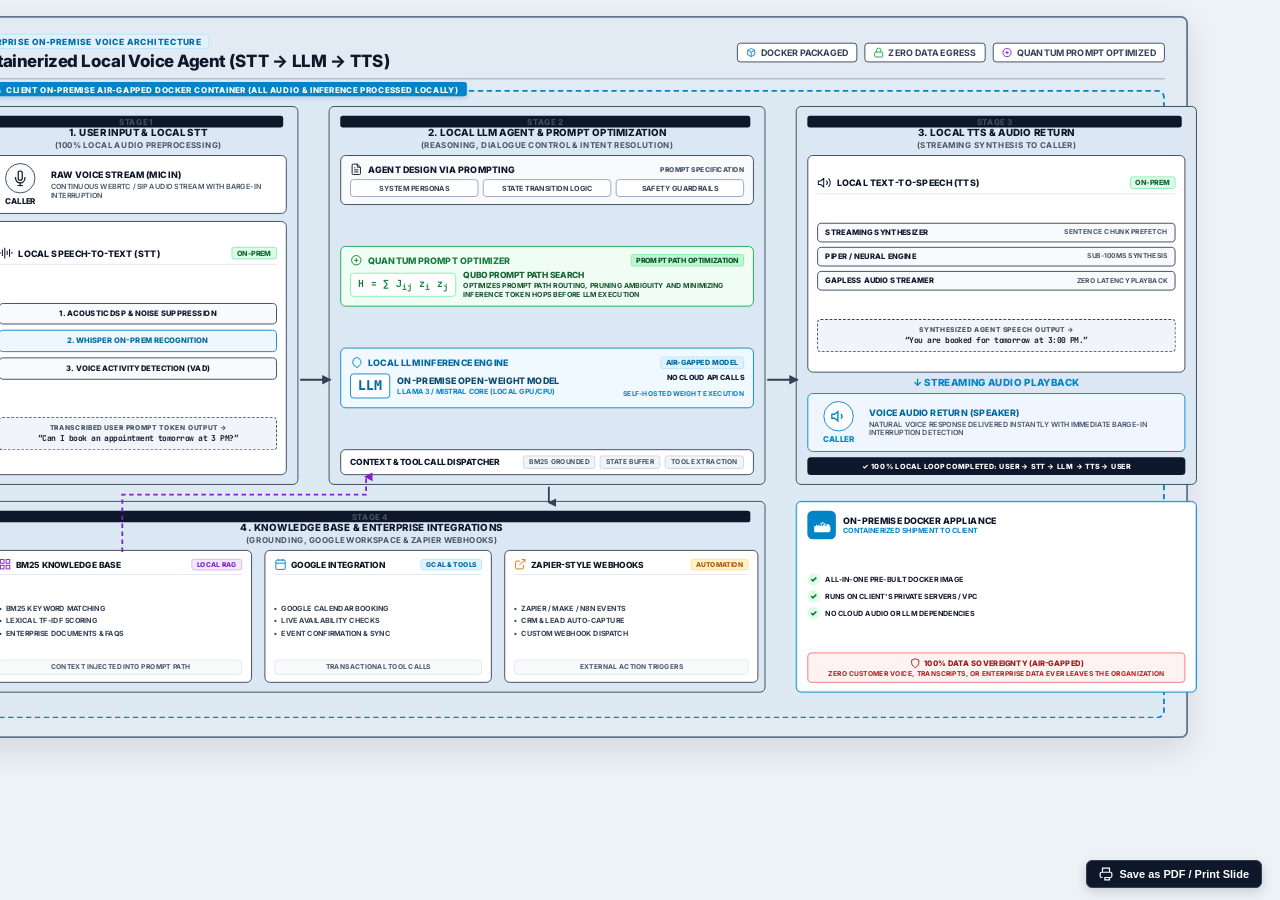
<file: diagrams/updated_arch_dia.html>
<!DOCTYPE html>
<html lang="en">
<head>
  <meta charset="UTF-8" />
  <meta name="viewport" content="width=device-width, initial-scale=1.0" />
  <title>Voice Agent System Architecture — On-Premise & Local Voice Loop</title>
  <link rel="preconnect" href="https://fonts.googleapis.com">
  <link rel="preconnect" href="https://fonts.gstatic.com" crossorigin>
  <link href="https://fonts.googleapis.com/css2?family=Inter:wght@400;500;600;700;800&family=JetBrains+Mono:wght@600;700&display=swap" rel="stylesheet">
  <style>
    :root {
      --bg-page: #edf2f7;
      --canvas-bg: #e2ebf4;
      --box-border: #334155;
      --box-bg: #dbe7f2;
      --card-bg: #ffffff;
      --card-border: #64748b;
      --text-main: #0f172a;
      --text-muted: #475569;
      --arrow-color: #334155;
      --accent-blue: #0284c7;
      --accent-green: #16a34a;
      --accent-purple: #7e22ce;
      --accent-amber: #d97706;
    }

    * {
      box-sizing: border-box;
      margin: 0;
      padding: 0;
    }

    body {
      background-color: var(--bg-page);
      font-family: 'Inter', -apple-system, BlinkMacSystemFont, sans-serif;
      color: var(--text-main);
      display: flex;
      justify-content: center;
      align-items: flex-start;
      min-height: 100vh;
      padding: 16px;
      overflow: auto;
    }

    /* Wrapper div holds the scaled dimensions so body knows how tall to be */
    .canvas-wrapper {
      display: flex;
      justify-content: center;
      align-items: flex-start;
    }

    /* 16:9 Presentation Canvas Container — always 1400×810, scaled to fit viewport */
    .slide-canvas {
      width: 1400px;
      height: 810px;
      flex-shrink: 0;
      background: var(--canvas-bg);
      border: 2px solid #64748b;
      border-radius: 8px;
      padding: 18px 24px 20px 24px;
      position: relative;
      display: flex;
      flex-direction: column;
      justify-content: space-between;
      box-shadow: 0 12px 36px rgba(15, 23, 42, 0.12);
      user-select: none;
      transform-origin: top left;
    }

    /* Slide Header */
    .canvas-header {
      display: flex;
      justify-content: space-between;
      align-items: center;
      border-bottom: 1.5px solid #94a3b8;
      padding-bottom: 8px;
      margin-bottom: 12px;
    }

    .header-left {
      display: flex;
      flex-direction: column;
      gap: 2px;
    }

    .header-badge {
      font-size: 9.5px;
      font-weight: 800;
      text-transform: uppercase;
      letter-spacing: 0.08em;
      color: #0369a1;
      background: #e0f2fe;
      border: 1px solid #bae6fd;
      padding: 2px 8px;
      border-radius: 4px;
      display: inline-block;
      width: fit-content;
    }

    .header-title {
      font-size: 19px;
      font-weight: 800;
      color: #0f172a;
      letter-spacing: -0.01em;
    }

    .header-tags {
      display: flex;
      gap: 8px;
    }

    .tag-pill {
      font-size: 10px;
      font-weight: 700;
      color: #334155;
      background: #ffffff;
      border: 1.5px solid var(--box-border);
      border-radius: 4px;
      padding: 4px 9px;
      display: flex;
      align-items: center;
      gap: 5px;
      text-transform: uppercase;
    }

    /* On-Premise Docker Envelope Overlay Outline */
    .docker-envelope {
      border: 2px dashed #0284c7;
      border-radius: 8px;
      padding: 12px 14px 14px 14px;
      background: rgba(2, 132, 199, 0.02);
      position: relative;
      flex: 1;
      display: flex;
      flex-direction: column;
      justify-content: space-between;
    }

    .docker-banner-tab {
      position: absolute;
      top: -11px;
      left: 18px;
      background: #0284c7;
      color: #ffffff;
      font-size: 9px;
      font-weight: 800;
      text-transform: uppercase;
      letter-spacing: 0.05em;
      padding: 2px 10px;
      border-radius: 3px;
      display: flex;
      align-items: center;
      gap: 6px;
      box-shadow: 0 2px 6px rgba(2, 132, 199, 0.25);
    }

    /* Main Grid Structure */
    .diagram-body {
      display: grid;
      grid-template-columns: 360px 490px 450px;
      grid-template-rows: 425px 215px;
      column-gap: 34px;
      row-gap: 18px;
      position: relative;
      width: 100%;
      height: 100%;
      margin-top: 4px;
    }

    /* Layer Containers (Matching Reference Styling) */
    .layer-container {
      background: var(--box-bg);
      border: 1.8px solid var(--box-border);
      border-radius: 6px;
      padding: 10px 12px;
      display: flex;
      flex-direction: column;
      position: relative;
    }

    .layer-title {
      font-size: 11px;
      font-weight: 800;
      text-transform: uppercase;
      letter-spacing: 0.03em;
      text-align: center;
      color: #0f172a;
      margin-bottom: 6px;
      line-height: 1.25;
    }

    .layer-title span {
      display: block;
      font-size: 9px;
      font-weight: 700;
      color: var(--text-muted);
    }

    /* Step Sequence Badge */
    .step-badge {
      display: inline-block;
      background: #0f172a;
      color: #ffffff;
      padding: 1px 6px;
      border-radius: 3px;
      font-size: 9px;
      font-weight: 800;
      margin-right: 4px;
    }

    /* ==========================================================================
       COLUMN 1: USER INPUT & LOCAL STT (SPEECH-TO-TEXT)
       ========================================================================== */
    .user-stt-stack {
      display: flex;
      flex-direction: column;
      height: calc(100% - 24px);
      justify-content: space-between;
      gap: 8px;
    }

    .actor-row-compact {
      display: flex;
      align-items: center;
      gap: 10px;
      background: #ffffff;
      border: 1.5px solid var(--box-border);
      border-radius: 6px;
      padding: 8px 10px;
    }

    .actor-avatar {
      display: flex;
      flex-direction: column;
      align-items: center;
      width: 48px;
      text-align: center;
      flex-shrink: 0;
    }

    .avatar-icon {
      width: 34px;
      height: 34px;
      border-radius: 50%;
      background: #f8fafc;
      border: 1.5px solid var(--box-border);
      display: grid;
      place-items: center;
    }

    .avatar-label {
      font-size: 9px;
      font-weight: 800;
      text-transform: uppercase;
      margin-top: 3px;
    }

    .actor-stream-info {
      flex: 1;
      display: flex;
      flex-direction: column;
      gap: 3px;
    }

    .stream-title {
      font-size: 10px;
      font-weight: 800;
      text-transform: uppercase;
      color: #0f172a;
    }

    .stream-desc {
      font-size: 8px;
      font-weight: 600;
      color: var(--text-muted);
      text-transform: uppercase;
      line-height: 1.2;
    }

    /* STT Processing Card */
    .stt-card {
      background: #ffffff;
      border: 1.5px solid var(--box-border);
      border-radius: 6px;
      padding: 10px;
      display: flex;
      flex-direction: column;
      gap: 8px;
      flex: 1;
      justify-content: space-around;
    }

    .sub-card-header {
      display: flex;
      align-items: center;
      justify-content: space-between;
      border-bottom: 1px solid #e2e8f0;
      padding-bottom: 4px;
    }

    .sub-card-title {
      font-size: 10px;
      font-weight: 800;
      text-transform: uppercase;
      color: #0f172a;
      display: flex;
      align-items: center;
      gap: 6px;
    }

    .badge-local {
      font-size: 8px;
      font-weight: 800;
      color: #166534;
      background: #dcfce7;
      border: 1px solid #86efac;
      padding: 1px 5px;
      border-radius: 3px;
      text-transform: uppercase;
    }

    .prep-tasks-column {
      display: flex;
      flex-direction: column;
      gap: 6px;
    }

    .prep-task-button {
      background: #f8fafc;
      border: 1.5px solid var(--box-border);
      border-radius: 5px;
      padding: 6px;
      text-align: center;
      font-size: 8.5px;
      font-weight: 800;
      text-transform: uppercase;
      color: #0f172a;
      line-height: 1.25;
    }

    .prep-task-button.highlight {
      background: #eff6ff;
      border-color: #0284c7;
      color: #0369a1;
    }

    .payload-display {
      background: #f1f5f9;
      border: 1px dashed var(--box-border);
      border-radius: 4px;
      padding: 6px 8px;
      text-align: center;
    }

    .payload-label {
      font-size: 7.5px;
      font-weight: 800;
      text-transform: uppercase;
      color: var(--text-muted);
      letter-spacing: 0.05em;
    }

    .payload-text {
      font-family: 'JetBrains Mono', monospace;
      font-size: 9px;
      font-weight: 700;
      color: #0f172a;
      margin-top: 2px;
    }

    /* ==========================================================================
       COLUMN 2: LOCAL LLM AGENT CORE & QUANTUM PROMPT OPTIMIZATION
       ========================================================================== */
    .agent-core-stack {
      display: flex;
      flex-direction: column;
      height: calc(100% - 24px);
      justify-content: space-between;
      gap: 6px;
    }

    .core-tier {
      background: var(--card-bg);
      border: 1.5px solid var(--box-border);
      border-radius: 6px;
      padding: 8px 10px;
    }

    /* Tier 1: Agent Prompt Design */
    .tier-prompt-design {
      background: #f8fafc;
    }

    .tier-title-row {
      display: flex;
      justify-content: space-between;
      align-items: center;
      margin-bottom: 4px;
    }

    .tier-title {
      font-size: 10px;
      font-weight: 800;
      text-transform: uppercase;
      color: #0f172a;
      display: flex;
      align-items: center;
      gap: 6px;
    }

    .prompt-pills-row {
      display: grid;
      grid-template-columns: repeat(3, 1fr);
      gap: 5px;
    }

    .prompt-pill {
      background: #ffffff;
      border: 1.2px solid #94a3b8;
      border-radius: 4px;
      padding: 4px 2px;
      font-size: 8px;
      font-weight: 700;
      text-align: center;
      text-transform: uppercase;
      color: #334155;
    }

    /* Tier 2: Quantum Prompt Optimizer */
    .tier-quantum {
      background: #f0fdf4;
      border-color: #16a34a;
    }

    .quantum-inner {
      display: flex;
      align-items: center;
      justify-content: space-between;
      gap: 8px;
    }

    .quantum-formula {
      font-family: 'JetBrains Mono', monospace;
      font-size: 11px;
      font-weight: 700;
      color: #15803d;
      background: #ffffff;
      border: 1.2px solid #86efac;
      padding: 4px 8px;
      border-radius: 4px;
      text-align: center;
      flex-shrink: 0;
    }

    .quantum-desc-box {
      flex: 1;
      display: flex;
      flex-direction: column;
      gap: 2px;
    }

    .quantum-hero-title {
      font-size: 9.5px;
      font-weight: 800;
      text-transform: uppercase;
      color: #166534;
    }

    .quantum-subtext {
      font-size: 7.8px;
      font-weight: 700;
      color: #14532d;
      text-transform: uppercase;
      line-height: 1.2;
    }

    /* Tier 3: Local LLM Engine */
    .tier-llm-engine {
      background: #f0f9ff;
      border-color: #0284c7;
      padding: 9px 10px;
    }

    .llm-engine-content {
      display: flex;
      align-items: center;
      justify-content: space-between;
      gap: 10px;
    }

    .llm-tag-group {
      display: flex;
      align-items: center;
      gap: 8px;
    }

    .llm-hero-badge {
      font-family: 'JetBrains Mono', monospace;
      font-size: 15px;
      font-weight: 800;
      color: #0369a1;
      background: #ffffff;
      border: 1.5px solid #0284c7;
      padding: 3px 8px;
      border-radius: 4px;
    }

    .llm-spec-info {
      display: flex;
      flex-direction: column;
      gap: 2px;
    }

    .llm-spec-title {
      font-size: 10px;
      font-weight: 800;
      text-transform: uppercase;
      color: #0c4a6e;
    }

    .llm-spec-desc {
      font-size: 8px;
      font-weight: 700;
      color: #0284c7;
      text-transform: uppercase;
      line-height: 1.2;
    }

    /* Tier 4: Context & Execution Aggregator */
    .tier-orchestrator {
      background: #ffffff;
      display: flex;
      align-items: center;
      justify-content: space-between;
      padding: 6px 10px;
    }

    .orchestrator-label {
      font-size: 9.5px;
      font-weight: 800;
      text-transform: uppercase;
      color: #0f172a;
    }

    .orchestrator-badges {
      display: flex;
      gap: 5px;
    }

    .orch-pill {
      font-size: 7.5px;
      font-weight: 700;
      text-transform: uppercase;
      padding: 2px 6px;
      border-radius: 3px;
      background: #f1f5f9;
      border: 1px solid #cbd5e1;
      color: #475569;
    }

    /* ==========================================================================
       COLUMN 3: LOCAL TTS (TEXT-TO-SPEECH) & USER RETURN
       ========================================================================== */
    .tts-output-stack {
      display: flex;
      flex-direction: column;
      height: calc(100% - 24px);
      justify-content: space-between;
      gap: 6px;
    }

    .tts-engine-card {
      background: #ffffff;
      border: 1.5px solid var(--box-border);
      border-radius: 6px;
      padding: 9px 10px;
      display: flex;
      flex-direction: column;
      gap: 7px;
      flex: 1;
      justify-content: space-around;
    }

    .tts-modules-column {
      display: flex;
      flex-direction: column;
      gap: 5px;
    }

    .tts-feature-unit {
      background: #f8fafc;
      border: 1.5px solid var(--box-border);
      border-radius: 5px;
      padding: 5px 8px;
      display: flex;
      align-items: center;
      justify-content: space-between;
    }

    .tts-feature-title {
      font-size: 8.5px;
      font-weight: 800;
      text-transform: uppercase;
      color: #0f172a;
    }

    .tts-feature-desc {
      font-size: 7.5px;
      font-weight: 700;
      color: var(--text-muted);
      text-transform: uppercase;
    }

    /* Audio Delivery Back to Caller */
    .caller-return-card {
      display: flex;
      align-items: center;
      gap: 10px;
      background: #eff6ff;
      border: 1.5px solid #0284c7;
      border-radius: 6px;
      padding: 8px 10px;
    }

    .internal-down-arrow {
      text-align: center;
      color: #0284c7;
      font-weight: 800;
      font-size: 11px;
      line-height: 1;
      display: flex;
      align-items: center;
      justify-content: center;
      gap: 5px;
      text-transform: uppercase;
      letter-spacing: 0.04em;
    }

    .loop-closure-badge {
      text-align: center;
      background: #0f172a;
      color: #ffffff;
      padding: 5px;
      border-radius: 4px;
      font-size: 8px;
      font-weight: 800;
      text-transform: uppercase;
      letter-spacing: 0.04em;
      line-height: 1.3;
    }

    /* ==========================================================================
       BOTTOM ROW: KNOWLEDGE, INTEGRATIONS & ON-PREMISE DOCKER DEPLOYMENT
       ========================================================================== */
    .box-integrations-knowledge {
      grid-column: 1 / span 2;
      background: var(--box-bg);
      height: 100%;
    }

    .integrations-grid {
      display: grid;
      grid-template-columns: 295px 255px 285px;
      gap: 14px;
      height: calc(100% - 24px);
      align-items: stretch;
    }

    .integration-tile {
      background: #ffffff;
      border: 1.5px solid var(--box-border);
      border-radius: 6px;
      padding: 8px 10px;
      display: flex;
      flex-direction: column;
      justify-content: space-between;
    }

    .tile-top {
      display: flex;
      align-items: center;
      justify-content: space-between;
      border-bottom: 1px solid #e2e8f0;
      padding-bottom: 4px;
      margin-bottom: 6px;
    }

    .tile-title {
      font-size: 9.5px;
      font-weight: 800;
      text-transform: uppercase;
      color: #0f172a;
      display: flex;
      align-items: center;
      gap: 5px;
    }

    .tile-badge {
      font-size: 7.5px;
      font-weight: 800;
      padding: 1px 5px;
      border-radius: 3px;
      text-transform: uppercase;
    }

    .tile-badge.purple {
      background: #f3e8ff;
      color: #7e22ce;
      border: 1px solid #d8b4fe;
    }

    .tile-badge.blue {
      background: #e0f2fe;
      color: #0369a1;
      border: 1px solid #bae6fd;
    }

    .tile-badge.amber {
      background: #fef3c7;
      color: #b45309;
      border: 1px solid #fde68a;
    }

    .tile-body-list {
      display: flex;
      flex-direction: column;
      gap: 4px;
    }

    .tile-item {
      font-size: 8px;
      font-weight: 700;
      color: #334155;
      text-transform: uppercase;
      display: flex;
      align-items: center;
      gap: 5px;
    }

    .tile-item::before {
      content: "•";
      color: var(--box-border);
      font-weight: 900;
    }

    .tile-footer {
      background: #f8fafc;
      border-radius: 4px;
      padding: 3px 6px;
      font-size: 7.5px;
      font-weight: 700;
      color: var(--text-muted);
      text-transform: uppercase;
      text-align: center;
      border: 1px solid #e2e8f0;
    }

    /* Box 5: On-Premise Docker Appliance & Zero Data Egress */
    .box-docker-deployment {
      grid-column: 3;
      background: #ffffff;
      border: 1.8px solid #0284c7;
      border-radius: 6px;
      padding: 10px 12px;
      display: flex;
      flex-direction: column;
      justify-content: space-between;
      box-shadow: inset 0 0 0 1px #bae6fd;
    }

    .docker-delivery-header {
      display: flex;
      align-items: center;
      gap: 8px;
    }

    .docker-icon-box {
      width: 32px;
      height: 32px;
      border-radius: 6px;
      background: #0284c7;
      display: grid;
      place-items: center;
      color: #ffffff;
      flex-shrink: 0;
    }

    .docker-titles {
      display: flex;
      flex-direction: column;
    }

    .docker-main-title {
      font-size: 10px;
      font-weight: 800;
      text-transform: uppercase;
      color: #0f172a;
    }

    .docker-sub-title {
      font-size: 8px;
      font-weight: 700;
      color: #0284c7;
      text-transform: uppercase;
    }

    .docker-benefits {
      display: flex;
      flex-direction: column;
      gap: 5px;
      margin: 4px 0;
    }

    .benefit-row {
      display: flex;
      align-items: center;
      gap: 6px;
      font-size: 8px;
      font-weight: 700;
      text-transform: uppercase;
      color: #0f172a;
    }

    .benefit-check {
      width: 14px;
      height: 14px;
      border-radius: 50%;
      background: #dcfce7;
      color: #166534;
      display: grid;
      place-items: center;
      font-size: 9px;
      font-weight: 900;
      flex-shrink: 0;
    }

    .egress-callout {
      background: #fef2f2;
      border: 1.2px solid #f87171;
      border-radius: 5px;
      padding: 5px 8px;
      text-align: center;
    }

    .egress-callout-title {
      font-size: 8.5px;
      font-weight: 800;
      text-transform: uppercase;
      color: #991b1b;
      display: flex;
      align-items: center;
      justify-content: center;
      gap: 4px;
    }

    .egress-callout-desc {
      font-size: 7.5px;
      font-weight: 700;
      text-transform: uppercase;
      color: #b91c1c;
      margin-top: 1px;
    }

    /* Pixel-Perfect SVG Arrow Canvas */
    .connector-svg {
      position: absolute;
      top: 0;
      left: 0;
      width: 100%;
      height: 100%;
      pointer-events: none;
      z-index: 10;
    }

    /* Floating Print Button */
    .floating-print-btn {
      position: fixed;
      bottom: 12px;
      right: 18px;
      background: #0f172a;
      color: #ffffff;
      border: 1px solid #334155;
      padding: 6px 12px;
      border-radius: 6px;
      font-size: 11px;
      font-weight: 700;
      cursor: pointer;
      display: flex;
      align-items: center;
      gap: 6px;
      box-shadow: 0 4px 12px rgba(0,0,0,0.15);
      z-index: 100;
    }

    .floating-print-btn:hover {
      background: #1e293b;
    }
  </style>
</head>
<body>
  <div id="canvasWrapper" class="canvas-wrapper">
  <div class="slide-canvas" id="canvas">

    <!-- Slide Header -->
    <div class="canvas-header">
      <div class="header-left">
        <div class="header-badge">ENTERPRISE ON-PREMISE VOICE ARCHITECTURE</div>
        <h1 class="header-title">Containerized Local Voice Agent (STT &rarr; LLM &rarr; TTS)</h1>
      </div>
      <div class="header-tags">
        <span class="tag-pill">
          <svg width="12" height="12" fill="none" stroke="#0284c7" stroke-width="2" viewBox="0 0 24 24"><path d="M20 7l-8-4-8 4m16 0l-8 4m8-4v10l-8 4m0-10L4 7m8 4v10M4 7v10l8 4"></path></svg>
          Docker Packaged
        </span>
        <span class="tag-pill">
          <svg width="12" height="12" fill="none" stroke="#16a34a" stroke-width="2" viewBox="0 0 24 24"><rect x="3" y="11" width="18" height="11" rx="2" ry="2"></rect><path d="M7 11V7a5 5 0 0110 0v4"></path></svg>
          Zero Data Egress
        </span>
        <span class="tag-pill">
          <svg width="12" height="12" fill="none" stroke="#7e22ce" stroke-width="2" viewBox="0 0 24 24"><circle cx="12" cy="12" r="9"></circle><path d="M8 12h8M12 8v8"></path></svg>
          Quantum Prompt Optimized
        </span>
      </div>
    </div>

    <!-- Container Envelope -->
    <div class="docker-envelope">
      <div class="docker-banner-tab">
        <svg width="12" height="12" fill="currentColor" viewBox="0 0 24 24"><path d="M22.3 11.6c-.3-.2-1.8-1.2-4.5-.4-1.2-1.9-3.2-3.1-5.5-3.2l-.3 1.5c1.8.1 3.4 1 4.4 2.5-.5.3-1 .8-1.4 1.3H2.8c-.5 0-.8.4-.8.8v6.7c0 .5.4.8.8.8h17.9c2.3 0 3.8-1.8 3.8-4.2 0-2.3-1.4-4.8-2.2-5.5zM6.2 13.5H4.5v-1.7h1.7v1.7zm3.1 0H7.6v-1.7h1.7v1.7zm3.1 0h-1.7v-1.7h1.7v1.7zm0-2.6h-1.7V9.2h1.7v1.7zm3.1 2.6h-1.7v-1.7h1.7v1.7zm0-2.6h-1.7V9.2h1.7v1.7zm3.1 2.6h-1.7v-1.7h1.7v1.7z"/></svg>
        CLIENT ON-PREMISE AIR-GAPPED DOCKER CONTAINER (ALL AUDIO &amp; INFERENCE PROCESSED LOCALLY)
      </div>

      <div class="diagram-body">

        <!-- ==========================================================================
             COLUMN 1: USER INPUT & LOCAL STT (BOX 1)
             ========================================================================== -->
        <div class="layer-container" id="box1">
          <div class="layer-title">
            <span class="step-badge">STAGE 1</span> 1. USER INPUT &amp; LOCAL STT
            <span>(100% LOCAL AUDIO PREPROCESSING)</span>
          </div>

          <div class="user-stt-stack">
            <!-- Caller / Microphone In -->
            <div class="actor-row-compact" id="callerMicUnit">
              <div class="actor-avatar">
                <div class="avatar-icon">
                  <svg width="18" height="18" fill="none" stroke="#0f172a" stroke-width="1.8" viewBox="0 0 24 24"><path d="M12 1a3 3 0 00-3 3v8a3 3 0 006 0V4a3 3 0 00-3-3z"></path><path d="M19 10v2a7 7 0 01-14 0v-2M12 19v4M8 23h8"></path></svg>
                </div>
                <span class="avatar-label">CALLER</span>
              </div>
              <div class="actor-stream-info">
                <span class="stream-title">RAW VOICE STREAM (MIC IN)</span>
                <span class="stream-desc">Continuous WebRTC / SIP Audio Stream with Barge-in Interruption</span>
              </div>
            </div>

            <!-- Speech Recognition Engine -->
            <div class="stt-card" id="sttCard">
              <div class="sub-card-header">
                <span class="sub-card-title">
                  <svg width="16" height="16" fill="none" stroke="#0f172a" stroke-width="1.8" viewBox="0 0 24 24"><path d="M2 10v3M6 6v11M10 3v18M14 8v7M18 5v13M22 10v3"></path></svg>
                  LOCAL SPEECH-TO-TEXT (STT)
                </span>
                <span class="badge-local">ON-PREM</span>
              </div>

              <div class="prep-tasks-column">
                <div class="prep-task-button">1. ACOUSTIC DSP &amp; NOISE SUPPRESSION</div>
                <div class="prep-task-button highlight">2. WHISPER ON-PREM RECOGNITION</div>
                <div class="prep-task-button">3. VOICE ACTIVITY DETECTION (VAD)</div>
              </div>

              <!-- Output Transcript Payload -->
              <div class="payload-display" id="sttOutputPayload">
                <div class="payload-label">Transcribed User Prompt Token Output &rarr;</div>
                <div class="payload-text">&ldquo;Can I book an appointment tomorrow at 3 PM?&rdquo;</div>
              </div>
            </div>
          </div>
        </div>

        <!-- ==========================================================================
             COLUMN 2: LOCAL LLM & QUANTUM PROMPT OPTIMIZER (BOX 2)
             ========================================================================== -->
        <div class="layer-container" id="box2">
          <div class="layer-title">
            <span class="step-badge">STAGE 2</span> 2. LOCAL LLM AGENT &amp; PROMPT OPTIMIZATION
            <span>(REASONING, DIALOGUE CONTROL &amp; INTENT RESOLUTION)</span>
          </div>

          <div class="agent-core-stack">
            <!-- 2A. Agent Prompt Engineering -->
            <div class="core-tier tier-prompt-design" id="promptDesignTier">
              <div class="tier-title-row">
                <span class="tier-title">
                  <svg width="14" height="14" fill="none" stroke="#0f172a" stroke-width="1.8" viewBox="0 0 24 24"><path d="M14 2H6a2 2 0 00-2 2v16a2 2 0 002 2h12a2 2 0 002-2V8z"></path><path d="M14 2v6h6M16 13H8M16 17H8M10 9H8"></path></svg>
                  AGENT DESIGN VIA PROMPTING
                </span>
                <span style="font-size: 7.5px; font-weight: 800; color: #475569; text-transform: uppercase;">PROMPT SPECIFICATION</span>
              </div>
              <div class="prompt-pills-row">
                <div class="prompt-pill">System Personas</div>
                <div class="prompt-pill">State Transition Logic</div>
                <div class="prompt-pill">Safety Guardrails</div>
              </div>
            </div>

            <!-- 2B. Quantum Prompt Optimizer -->
            <div class="core-tier tier-quantum" id="quantumTier">
              <div class="tier-title-row">
                <span class="tier-title" style="color: #15803d;">
                  <svg width="14" height="14" fill="none" stroke="#15803d" stroke-width="1.8" viewBox="0 0 24 24"><circle cx="12" cy="12" r="9"></circle><path d="M8 12h8M12 8v8"></path></svg>
                  QUANTUM PROMPT OPTIMIZER
                </span>
                <span class="badge-local" style="background:#bbf7d0; color:#14532d; border-color:#86efac;">PROMPT PATH OPTIMIZATION</span>
              </div>
              <div class="quantum-inner">
                <div class="quantum-formula">
                  H = &sum; J<sub>ij</sub> z<sub>i</sub> z<sub>j</sub>
                </div>
                <div class="quantum-desc-box">
                  <span class="quantum-hero-title">QUBO PROMPT PATH SEARCH</span>
                  <span class="quantum-subtext">Optimizes prompt path routing, pruning ambiguity and minimizing inference token hops before LLM execution</span>
                </div>
              </div>
            </div>

            <!-- 2C. Local LLM Reasoning Engine -->
            <div class="core-tier tier-llm-engine" id="llmEngineTier">
              <div class="tier-title-row">
                <span class="tier-title" style="color: #0369a1;">
                  <svg width="14" height="14" fill="none" stroke="#0284c7" stroke-width="1.8" viewBox="0 0 24 24"><path d="M12 2a9 9 0 019 9c0 3.6-2.4 6.6-5.8 8.1l-1.2 2.9-2-2.5A9 9 0 0112 2z"></path></svg>
                  LOCAL LLM INFERENCE ENGINE
                </span>
                <span class="badge-local" style="background:#e0f2fe; color:#0369a1; border-color:#bae6fd;">AIR-GAPPED MODEL</span>
              </div>
              <div class="llm-engine-content">
                <div class="llm-tag-group">
                  <div class="llm-hero-badge">LLM</div>
                  <div class="llm-spec-info">
                    <span class="llm-spec-title">On-Premise Open-Weight Model</span>
                    <span class="llm-spec-desc">Llama 3 / Mistral Core (Local GPU/CPU)</span>
                  </div>
                </div>
                <div style="text-align: right;">
                  <span style="font-size: 8px; font-weight: 800; text-transform: uppercase; color: #0f172a; display: block;">NO CLOUD API CALLS</span>
                  <span style="font-size: 7.5px; font-weight: 700; color: #0284c7; text-transform: uppercase;">Self-Hosted Weight Execution</span>
                </div>
              </div>
            </div>

            <!-- 2D. Dynamic Context & Dialogue Orchestrator -->
            <div class="core-tier tier-orchestrator" id="orchestratorTier">
              <span class="orchestrator-label">CONTEXT &amp; TOOL CALL DISPATCHER</span>
              <div class="orchestrator-badges">
                <span class="orch-pill">BM25 Grounded</span>
                <span class="orch-pill">State Buffer</span>
                <span class="orch-pill">Tool Extraction</span>
              </div>
            </div>
          </div>
        </div>

        <!-- ==========================================================================
             COLUMN 3: LOCAL TTS & USER RETURN (BOX 3)
             ========================================================================== -->
        <div class="layer-container" id="box3">
          <div class="layer-title">
            <span class="step-badge">STAGE 3</span> 3. LOCAL TTS &amp; AUDIO RETURN
            <span>(STREAMING SYNTHESIS TO CALLER)</span>
          </div>

          <div class="tts-output-stack">
            <!-- TTS Engine Card -->
            <div class="tts-engine-card" id="ttsCard">
              <div class="sub-card-header">
                <span class="sub-card-title">
                  <svg width="16" height="16" fill="none" stroke="#0f172a" stroke-width="1.8" viewBox="0 0 24 24"><polygon points="11 5 6 9 2 9 2 15 6 15 11 19 11 5"></polygon><path d="M19.07 4.93a10 10 0 010 14.14M15.54 8.46a5 5 0 010 7.07"></path></svg>
                  LOCAL TEXT-TO-SPEECH (TTS)
                </span>
                <span class="badge-local">ON-PREM</span>
              </div>

              <div class="tts-modules-column">
                <div class="tts-feature-unit">
                  <span class="tts-feature-title">STREAMING SYNTHESIZER</span>
                  <span class="tts-feature-desc">Sentence Chunk Prefetch</span>
                </div>
                <div class="tts-feature-unit">
                  <span class="tts-feature-title">PIPER / NEURAL ENGINE</span>
                  <span class="tts-feature-desc">Sub-100ms Synthesis</span>
                </div>
                <div class="tts-feature-unit">
                  <span class="tts-feature-title">GAPLESS AUDIO STREAMER</span>
                  <span class="tts-feature-desc">Zero Latency Playback</span>
                </div>
              </div>

              <!-- Output Synthesized Speech Payload -->
              <div class="payload-display" id="ttsOutputPayload">
                <div class="payload-label">Synthesized Agent Speech Output &rarr;</div>
                <div class="payload-text">&ldquo;You are booked for tomorrow at 3:00 PM.&rdquo;</div>
              </div>
            </div>

            <!-- Inter-block flow indicator -->
            <div class="internal-down-arrow">
              &darr; Streaming Audio Playback
            </div>

            <!-- Caller / Speaker Return (Completing User -> STT -> LLM -> TTS -> User) -->
            <div class="caller-return-card" id="callerSpeakerUnit">
              <div class="actor-avatar">
                <div class="avatar-icon" style="border-color: #0284c7; background: #ffffff;">
                  <svg width="18" height="18" fill="none" stroke="#0284c7" stroke-width="2" viewBox="0 0 24 24"><polygon points="11 5 6 9 2 9 2 15 6 15 11 19 11 5"></polygon><path d="M15.54 8.46a5 5 0 010 7.07"></path></svg>
                </div>
                <span class="avatar-label" style="color: #0284c7;">CALLER</span>
              </div>
              <div class="actor-stream-info">
                <span class="stream-title" style="color: #0369a1;">VOICE AUDIO RETURN (SPEAKER)</span>
                <span class="stream-desc">Natural voice response delivered instantly with immediate barge-in interruption detection</span>
              </div>
            </div>

            <!-- Loop Complete Highlight -->
            <div class="loop-closure-badge">
              &#10003; 100% LOCAL LOOP COMPLETED: USER &rarr; STT &rarr; LLM &rarr; TTS &rarr; USER
            </div>
          </div>
        </div>

        <!-- ==========================================================================
             BOTTOM ROW LEFT: KNOWLEDGE BASE & INTEGRATIONS (BOX 4)
             ========================================================================== -->
        <div class="layer-container box-integrations-knowledge" id="box4">
          <div class="layer-title">
            <span class="step-badge">STAGE 4</span> 4. KNOWLEDGE BASE &amp; ENTERPRISE INTEGRATIONS
            <span>(GROUNDING, GOOGLE WORKSPACE &amp; ZAPIER WEBHOOKS)</span>
          </div>

          <div class="integrations-grid">
            <!-- 4A: BM25 Knowledge Base -->
            <div class="integration-tile" id="kbTile">
              <div class="tile-top">
                <span class="tile-title">
                  <svg width="14" height="14" fill="none" stroke="#7e22ce" stroke-width="1.8" viewBox="0 0 24 24"><rect x="3" y="3" width="7" height="7"></rect><rect x="14" y="3" width="7" height="7"></rect><rect x="14" y="14" width="7" height="7"></rect><rect x="3" y="14" width="7" height="7"></rect></svg>
                  BM25 KNOWLEDGE BASE
                </span>
                <span class="tile-badge purple">LOCAL RAG</span>
              </div>
              <div class="tile-body-list">
                <div class="tile-item">BM25 Keyword Matching</div>
                <div class="tile-item">Lexical TF-IDF Scoring</div>
                <div class="tile-item">Enterprise Documents &amp; FAQs</div>
              </div>
              <div class="tile-footer">
                Context Injected Into Prompt Path
              </div>
            </div>

            <!-- 4B: Google Integration -->
            <div class="integration-tile" id="googleTile">
              <div class="tile-top">
                <span class="tile-title">
                  <svg width="14" height="14" fill="none" stroke="#0284c7" stroke-width="1.8" viewBox="0 0 24 24"><rect x="3" y="4" width="18" height="18" rx="2" ry="2"></rect><line x1="16" y1="2" x2="16" y2="6"></line><line x1="8" y1="2" x2="8" y2="6"></line><line x1="3" y1="10" x2="21" y2="10"></line></svg>
                  GOOGLE INTEGRATION
                </span>
                <span class="tile-badge blue">GCAL &amp; TOOLS</span>
              </div>
              <div class="tile-body-list">
                <div class="tile-item">Google Calendar Booking</div>
                <div class="tile-item">Live Availability Checks</div>
                <div class="tile-item">Event Confirmation &amp; Sync</div>
              </div>
              <div class="tile-footer">
                Transactional Tool Calls
              </div>
            </div>

            <!-- 4C: Zapier-Like Webhooks -->
            <div class="integration-tile" id="webhookTile">
              <div class="tile-top">
                <span class="tile-title">
                  <svg width="14" height="14" fill="none" stroke="#d97706" stroke-width="1.8" viewBox="0 0 24 24"><path d="M18 13v6a2 2 0 01-2 2H5a2 2 0 01-2-2V8a2 2 0 012-2h6"></path><polyline points="15 3 21 3 21 9"></polyline><line x1="10" y1="14" x2="21" y2="3"></line></svg>
                  ZAPIER-STYLE WEBHOOKS
                </span>
                <span class="tile-badge amber">AUTOMATION</span>
              </div>
              <div class="tile-body-list">
                <div class="tile-item">Zapier / Make / n8n Events</div>
                <div class="tile-item">CRM &amp; Lead Auto-Capture</div>
                <div class="tile-item">Custom Webhook Dispatch</div>
              </div>
              <div class="tile-footer">
                External Action Triggers
              </div>
            </div>
          </div>
        </div>

        <!-- ==========================================================================
             BOTTOM ROW RIGHT: DOCKER IMAGE & ON-PREM DELIVERY (BOX 5)
             ========================================================================== -->
        <div class="box-docker-deployment" id="box5">
          <div class="docker-delivery-header">
            <div class="docker-icon-box">
              <svg width="20" height="20" fill="currentColor" viewBox="0 0 24 24"><path d="M22.3 11.6c-.3-.2-1.8-1.2-4.5-.4-1.2-1.9-3.2-3.1-5.5-3.2l-.3 1.5c1.8.1 3.4 1 4.4 2.5-.5.3-1 .8-1.4 1.3H2.8c-.5 0-.8.4-.8.8v6.7c0 .5.4.8.8.8h17.9c2.3 0 3.8-1.8 3.8-4.2 0-2.3-1.4-4.8-2.2-5.5zM6.2 13.5H4.5v-1.7h1.7v1.7zm3.1 0H7.6v-1.7h1.7v1.7zm3.1 0h-1.7v-1.7h1.7v1.7zm0-2.6h-1.7V9.2h1.7v1.7zm3.1 2.6h-1.7v-1.7h1.7v1.7zm0-2.6h-1.7V9.2h1.7v1.7zm3.1 2.6h-1.7v-1.7h1.7v1.7z"/></svg>
            </div>
            <div class="docker-titles">
              <span class="docker-main-title">ON-PREMISE DOCKER APPLIANCE</span>
              <span class="docker-sub-title">CONTAINERIZED SHIPMENT TO CLIENT</span>
            </div>
          </div>

          <div class="docker-benefits">
            <div class="benefit-row">
              <span class="benefit-check">&#10003;</span>
              <span>All-In-One Pre-Built Docker Image</span>
            </div>
            <div class="benefit-row">
              <span class="benefit-check">&#10003;</span>
              <span>Runs on Client's Private Servers / VPC</span>
            </div>
            <div class="benefit-row">
              <span class="benefit-check">&#10003;</span>
              <span>No Cloud Audio or LLM Dependencies</span>
            </div>
          </div>

          <div class="egress-callout">
            <div class="egress-callout-title">
              <svg width="12" height="12" fill="none" stroke="#991b1b" stroke-width="2" viewBox="0 0 24 24"><path d="M12 22s8-4 8-10V5l-8-3-8 3v7c0 6 8 10 8 10z"></path></svg>
              100% DATA SOVEREIGNTY (AIR-GAPPED)
            </div>
            <div class="egress-callout-desc">Zero customer voice, transcripts, or enterprise data ever leaves the organization</div>
          </div>
        </div>

      </div>
    </div>

    <!-- DYNAMIC PIXEL-PERFECT SVG CONNECTOR OVERLAY -->
    <!-- SVG positioned relative to slide-canvas; script offsets from canvas origin -->
    <svg class="connector-svg" id="arrowSvg">
      <defs>
        <marker id="arrowRight" viewBox="0 0 10 10" refX="7" refY="5" markerWidth="6" markerHeight="6" orient="auto">
          <path d="M 0 1 L 8 5 L 0 9 z" fill="#334155" />
        </marker>
        <marker id="arrowLeft" viewBox="0 0 10 10" refX="3" refY="5" markerWidth="6" markerHeight="6" orient="auto">
          <path d="M 8 1 L 0 5 L 8 9 z" fill="#334155" />
        </marker>
        <marker id="arrowDown" viewBox="0 0 10 10" refX="5" refY="7" markerWidth="6" markerHeight="6" orient="auto">
          <path d="M 1 0 L 5 8 L 9 0 z" fill="#334155" />
        </marker>
        <marker id="arrowUp" viewBox="0 0 10 10" refX="5" refY="3" markerWidth="6" markerHeight="6" orient="auto">
          <path d="M 1 9 L 5 1 L 9 9 z" fill="#334155" />
        </marker>
        <marker id="arrowUpPurple" viewBox="0 0 10 10" refX="5" refY="3" markerWidth="6" markerHeight="6" orient="auto">
          <path d="M 1 9 L 5 1 L 9 9 z" fill="#7e22ce" />
        </marker>
      </defs>

      <!-- 1. STT Output -> Local LLM Input (aligned horizontal arrow) -->
      <path id="pathSttToLlm" stroke="#334155" stroke-width="2.2" fill="none" marker-end="url(#arrowRight)" />

      <!-- 2. Local LLM Output -> TTS Input (aligned horizontal arrow) -->
      <path id="pathLlmToTts" stroke="#334155" stroke-width="2.2" fill="none" marker-end="url(#arrowRight)" />

      <!-- 3. BM25 Knowledge Base -> LLM Orchestrator (clean stepped orthogonal upward) -->
      <path id="pathKbToLlm" stroke="#7e22ce" stroke-width="2" stroke-dasharray="5 4" fill="none" marker-end="url(#arrowUpPurple)" />

      <!-- 4. Box2 -> Box4 (Orchestrator dispatches down to integrations row) -->
      <path id="pathLlmToIntegrations" stroke="#334155" stroke-width="2" fill="none" marker-end="url(#arrowDown)" />
    </svg>
  </div>
  </div>

  <button class="floating-print-btn" onclick="window.print()">
    <svg width="14" height="14" fill="none" stroke="currentColor" stroke-width="2" viewBox="0 0 24 24"><path d="M6 9V2h12v7M6 18H4a2 2 0 01-2-2v-5a2 2 0 012-2h16a2 2 0 012 2v5a2 2 0 01-2 2h-2m-4 0h-4v4h8v-4z"></path></svg>
    Save as PDF / Print Slide
  </button>

  <script>
    // ── Scale canvas to always fit viewport without clipping ──────────────────
    function scaleCanvas() {
      const canvas  = document.getElementById('canvas');
      const wrapper = document.getElementById('canvasWrapper');
      const CANVAS_W = 1400;
      const CANVAS_H = 810;
      const PAD = 32; // 16px each side
      const availW = window.innerWidth  - PAD;
      const availH = window.innerHeight - PAD;
      // Scale so entire canvas fits in viewport (never exceed 1:1)
      const scale = Math.min(1, availW / CANVAS_W, availH / CANVAS_H);
      canvas.style.transform = `scale(${scale})`;
      // Resize the wrapper so body height is correct (prevents dead scroll space)
      if (wrapper) {
        wrapper.style.width  = `${Math.round(CANVAS_W * scale)}px`;
        wrapper.style.height = `${Math.round(CANVAS_H * scale)}px`;
      }
    }
    scaleCanvas();
    window.addEventListener('resize', scaleCanvas);

    // ── Connector arrows ────────────────────────────────────────────────────────
    function updateConnectors() {
      const origin = document.getElementById('canvas').getBoundingClientRect();

      function r(id) {
        const el = document.getElementById(id);
        if (!el) return null;
        const b = el.getBoundingClientRect();
        // Undo the scale transform so coords match the SVG's unscaled space
        const scale = parseFloat(document.getElementById('canvas').style.transform.replace('scale(','').replace(')','')) || 1;
        return {
          l:  (b.left   - origin.left)  / scale,
          r:  (b.right  - origin.left)  / scale,
          t:  (b.top    - origin.top)   / scale,
          b:  (b.bottom - origin.top)   / scale,
          cx: ((b.left + b.right)  / 2 - origin.left)  / scale,
          cy: ((b.top  + b.bottom) / 2 - origin.top)   / scale,
        };
      }

      const box1   = r('box1');
      const box2   = r('box2');
      const box3   = r('box3');
      const box4   = r('box4');
      const llm    = r('llmEngineTier');
      const orch   = r('orchestratorTier');
      const kbTile = r('kbTile');

      // ── Arrow 1: Box1 right → Box2 left (at LLM engine y-center) ─────────────
      const p1 = document.getElementById('pathSttToLlm');
      if (p1 && box1 && box2 && llm) {
        const y = llm.cy;
        p1.setAttribute('d', `M ${box1.r} ${y} L ${box2.l} ${y}`);
      }

      // ── Arrow 2: Box2 right → Box3 left (at same LLM engine y-center) ────────
      const p2 = document.getElementById('pathLlmToTts');
      if (p2 && box2 && box3 && llm) {
        const y = llm.cy;
        p2.setAttribute('d', `M ${box2.r} ${y} L ${box3.l} ${y}`);
      }

      // ── Arrow 3: BM25 tile top → Orchestrator tier bottom ─────────────────────
      // Routes up the LEFT side of Box2 to stay separate from Arrow 4
      const p3 = document.getElementById('pathKbToLlm');
      if (p3 && kbTile && orch && box2 && box4) {
        const sx  = kbTile.cx;                    // start x: BM25 tile center
        const sy  = kbTile.t;                     // start y: BM25 tile top edge
        const midY = box2.b + (box4.t - box2.b) / 2; // midpoint in the row gap
        const tx  = box2.l + 40;                  // enter box2 near its left side
        const ty  = orch.b;                       // end y: orchestrator bottom
        p3.setAttribute('d', `M ${sx} ${sy} L ${sx} ${midY} L ${tx} ${midY} L ${tx} ${ty}`);
      }

      // ── Arrow 4: Box2 bottom → Box4 top (center, separate from arrow 3) ──────
      const p4 = document.getElementById('pathLlmToIntegrations');
      if (p4 && box2 && box4) {
        const sx = box2.cx;   // box2 center x
        const sy = box2.b;
        const ey = box4.t;
        p4.setAttribute('d', `M ${sx} ${sy} L ${sx} ${ey}`);
      }
    }

    window.addEventListener('load', () => { scaleCanvas(); updateConnectors(); });
    window.addEventListener('resize', () => { scaleCanvas(); updateConnectors(); });
    setTimeout(updateConnectors, 50);
    setTimeout(updateConnectors, 200);
    setTimeout(updateConnectors, 500);
    setTimeout(updateConnectors, 1000);
  </script>
</body>
</html>
</file>
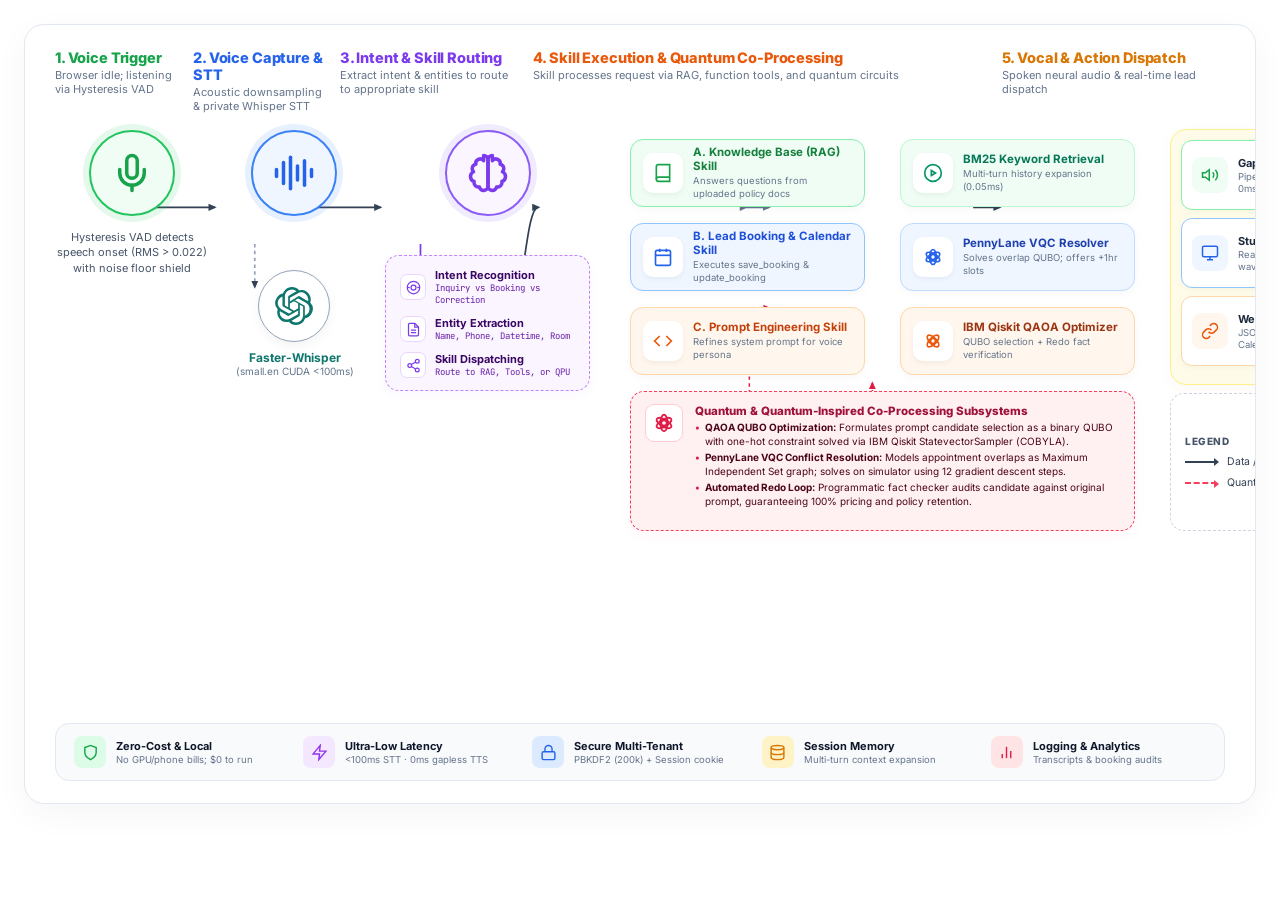
<file: diagrams/workflow_diagram.html>
<!DOCTYPE html>
<html lang="en">
<head>
  <meta charset="UTF-8">
  <title>Voice Agent Studio — End-to-End Workflow Diagram</title>
  <style>
    @import url('https://fonts.googleapis.com/css2?family=Inter:wght@400;500;600;700;800&family=JetBrains+Mono:wght@500;600&display=swap');

    * {
      box-sizing: border-box;
      margin: 0;
      padding: 0;
    }

    body {
      background-color: #ffffff;
      font-family: 'Inter', -apple-system, BlinkMacSystemFont, "Segoe UI", Roboto, sans-serif;
      color: #1e293b;
      display: flex;
      justify-content: center;
      align-items: center;
      padding: 24px;
      -webkit-font-smoothing: antialiased;
    }

    .diagram-canvas {
      width: 1440px;
      height: 780px;
      background: #ffffff;
      border: 1px solid #e2e8f0;
      border-radius: 20px;
      padding: 24px 30px;
      box-shadow: 0 10px 35px rgba(0, 0, 0, 0.04);
      position: relative;
      overflow: hidden;
    }

    /* Column Headers */
    .header-row {
      display: flex;
      position: absolute;
      top: 24px;
      left: 30px;
      right: 30px;
      height: 65px;
    }

    .col-hdr-1 { width: 155px; }
    .col-hdr-2 { width: 165px; margin-left: 10px; }
    .col-hdr-3 { width: 215px; margin-left: 10px; }
    .col-hdr-4 { width: 555px; margin-left: 15px; }
    .col-hdr-5 { width: 270px; margin-left: 10px; }

    .hdr-title {
      font-size: 14.5px;
      font-weight: 800;
      letter-spacing: -0.01em;
      margin-bottom: 2px;
    }
    .hdr-sub {
      font-size: 11px;
      color: #64748b;
      line-height: 1.3;
    }

    .c-green { color: #16a34a; }
    .c-blue { color: #2563eb; }
    .c-purple { color: #7c3aed; }
    .c-orange { color: #ea580c; }
    .c-amber { color: #d97706; }

    /* Absolute Placement for Elements */
    .circle-node {
      position: absolute;
      width: 86px;
      height: 86px;
      border-radius: 50%;
      display: flex;
      align-items: center;
      justify-content: center;
      z-index: 5;
    }

    .node-1 {
      top: 105px;
      left: 64px;
      background: #f0fdf4;
      border: 2.5px solid #22c55e;
      box-shadow: 0 0 0 6px rgba(34, 197, 94, 0.12);
      color: #16a34a;
    }

    .node-1-desc {
      position: absolute;
      top: 205px;
      left: 32px;
      width: 150px;
      font-size: 11px;
      color: #475569;
      text-align: center;
      line-height: 1.4;
    }

    .node-2 {
      top: 105px;
      left: 226px;
      background: #eff6ff;
      border: 2.5px solid #3b82f6;
      box-shadow: 0 0 0 6px rgba(59, 130, 246, 0.12);
      color: #2563eb;
    }

    .sub-whisper-card {
      position: absolute;
      top: 245px;
      left: 233px;
      width: 72px;
      height: 72px;
      border-radius: 50%;
      background: #ffffff;
      border: 1.5px solid #94a3b8;
      display: flex;
      align-items: center;
      justify-content: center;
      box-shadow: 0 4px 12px rgba(0, 0, 0, 0.05);
      z-index: 5;
    }

    .sub-whisper-label {
      position: absolute;
      top: 325px;
      left: 195px;
      width: 150px;
      text-align: center;
    }
    .whisper-title {
      font-size: 12px;
      font-weight: 700;
      color: #0f766e;
    }
    .whisper-details {
      font-size: 10px;
      color: #64748b;
    }

    .node-3 {
      top: 105px;
      left: 420px;
      background: #faf5ff;
      border: 2.5px solid #8b5cf6;
      box-shadow: 0 0 0 6px rgba(139, 92, 246, 0.12);
      color: #7c3aed;
    }

    /* Breakdown Box under Node 3 */
    .breakdown-box {
      position: absolute;
      top: 230px;
      left: 360px;
      width: 205px;
      background: #faf5ff;
      border: 1.5px dashed #c084fc;
      border-radius: 14px;
      padding: 12px 14px;
      display: flex;
      flex-direction: column;
      gap: 10px;
      z-index: 5;
      box-shadow: 0 4px 12px rgba(147, 51, 234, 0.04);
    }

    .b-item {
      display: flex;
      align-items: center;
      gap: 9px;
    }
    .b-icon {
      width: 26px;
      height: 26px;
      border-radius: 7px;
      background: #ffffff;
      border: 1px solid #e9d5ff;
      display: flex;
      align-items: center;
      justify-content: center;
      color: #7c3aed;
      flex-shrink: 0;
    }
    .b-title {
      font-size: 11px;
      font-weight: 700;
      color: #3b0764;
    }
    .b-sub {
      font-size: 9px;
      color: #6b21a8;
      font-family: 'JetBrains Mono', monospace;
    }

    /* Stage 4: Skill Rows */
    .row-card {
      position: absolute;
      height: 68px;
      border-radius: 13px;
      padding: 9px 12px;
      display: flex;
      align-items: center;
      gap: 10px;
      box-shadow: 0 3px 10px rgba(0, 0, 0, 0.03);
      z-index: 5;
    }

    .skill-card-a {
      top: 114px;
      left: 605px;
      width: 235px;
      background: #f0fdf4;
      border: 1.5px solid #86efac;
    }

    .coproc-card-a {
      top: 114px;
      left: 875px;
      width: 235px;
      background: #f0fdf4;
      border: 1.5px solid #bbf7d0;
    }

    .skill-card-b {
      top: 198px;
      left: 605px;
      width: 235px;
      background: #eff6ff;
      border: 1.5px solid #93c5fd;
    }

    .coproc-card-b {
      top: 198px;
      left: 875px;
      width: 235px;
      background: #eff6ff;
      border: 1.5px solid #bfdbfe;
    }

    .skill-card-c {
      top: 282px;
      left: 605px;
      width: 235px;
      background: #fff7ed;
      border: 1.5px solid #fed7aa;
    }

    .coproc-card-c {
      top: 282px;
      left: 875px;
      width: 235px;
      background: #fff7ed;
      border: 1.5px solid #fed7aa;
    }

    .c-icon-bubble {
      width: 40px;
      height: 40px;
      border-radius: 10px;
      background: #ffffff;
      display: flex;
      align-items: center;
      justify-content: center;
      flex-shrink: 0;
      box-shadow: 0 2px 5px rgba(0, 0, 0, 0.05);
    }

    .c-text-group {
      display: flex;
      flex-direction: column;
      gap: 1.5px;
      overflow: hidden;
    }
    .c-headline {
      font-size: 11.5px;
      font-weight: 700;
      line-height: 1.2;
    }
    .c-subheadline {
      font-size: 9.5px;
      color: #64748b;
      line-height: 1.3;
    }

    /* Quantum Callout Box */
    .quantum-box {
      position: absolute;
      top: 366px;
      left: 605px;
      width: 505px;
      height: 140px;
      background: #fff1f2;
      border: 1.5px dashed #f43f5e;
      border-radius: 14px;
      padding: 12px 14px;
      display: flex;
      gap: 12px;
      z-index: 5;
      box-shadow: 0 4px 14px rgba(244, 63, 94, 0.04);
    }
    .q-badge-icon {
      width: 38px;
      height: 38px;
      border-radius: 9px;
      background: #ffffff;
      border: 1px solid #fecdd3;
      display: flex;
      align-items: center;
      justify-content: center;
      color: #e11d48;
      flex-shrink: 0;
    }
    .q-text-body {
      display: flex;
      flex-direction: column;
      gap: 3px;
    }
    .q-heading {
      font-size: 11.5px;
      font-weight: 800;
      color: #9f1239;
    }
    .q-bullets {
      list-style: none;
      display: flex;
      flex-direction: column;
      gap: 3px;
    }
    .q-bullet-row {
      font-size: 10px;
      color: #4c0519;
      line-height: 1.35;
      display: flex;
      align-items: flex-start;
      gap: 5px;
    }
    .qb { color: #e11d48; font-weight: bold; }

    /* Stage 5: Output Container & Output Cards */
    .stage5-container {
      position: absolute;
      top: 104px;
      left: 1145px;
      width: 265px;
      height: 256px;
      background: #fefce8;
      border: 1.5px solid #fef08a;
      border-radius: 16px;
      padding: 10px;
      display: flex;
      flex-direction: column;
      gap: 8px;
      z-index: 5;
      box-shadow: 0 4px 14px rgba(202, 138, 4, 0.05);
    }

    .out-card {
      background: #ffffff;
      border-radius: 11px;
      padding: 9px 10px;
      display: flex;
      align-items: center;
      gap: 10px;
      box-shadow: 0 2px 6px rgba(0, 0, 0, 0.03);
      border: 1.5px solid transparent;
      height: 70px;
    }
    .out-card-1 { border-color: #86efac; }
    .out-card-2 { border-color: #93c5fd; }
    .out-card-3 { border-color: #fed7aa; }

    .out-ico {
      width: 36px;
      height: 36px;
      border-radius: 9px;
      display: flex;
      align-items: center;
      justify-content: center;
      flex-shrink: 0;
    }
    .out-ic-green { background: #f0fdf4; color: #16a34a; }
    .out-ic-blue { background: #eff6ff; color: #2563eb; }
    .out-ic-orange { background: #fff7ed; color: #ea580c; }

    .out-tx {
      display: flex;
      flex-direction: column;
      gap: 1px;
    }
    .out-head {
      font-size: 11px;
      font-weight: 700;
      color: #1e293b;
    }
    .out-subtx {
      font-size: 9.5px;
      color: #64748b;
      line-height: 1.25;
    }

    /* Legend Box */
    .legend-card {
      position: absolute;
      top: 368px;
      left: 1145px;
      width: 265px;
      height: 138px;
      background: #ffffff;
      border: 1.5px dashed #cbd5e1;
      border-radius: 14px;
      padding: 12px 14px;
      display: flex;
      flex-direction: column;
      justify-content: center;
      gap: 8px;
      z-index: 5;
    }
    .leg-head {
      font-size: 10px;
      font-weight: 800;
      text-transform: uppercase;
      letter-spacing: 0.06em;
      color: #475569;
    }
    .leg-row {
      display: flex;
      align-items: center;
      gap: 10px;
      font-size: 10.5px;
      color: #334155;
    }
    .leg-solid-arrow {
      width: 32px;
      height: 2px;
      background: #334155;
      position: relative;
    }
    .leg-solid-arrow::after {
      content: '';
      position: absolute;
      right: -2px;
      top: -3px;
      border-left: 5px solid #334155;
      border-top: 4px solid transparent;
      border-bottom: 4px solid transparent;
    }
    .leg-dashed-arrow {
      width: 32px;
      height: 0px;
      border-top: 2px dashed #f43f5e;
      position: relative;
    }
    .leg-dashed-arrow::after {
      content: '';
      position: absolute;
      right: -2px;
      top: -4px;
      border-left: 5px solid #f43f5e;
      border-top: 4px solid transparent;
      border-bottom: 4px solid transparent;
    }

    /* Bottom Architecture Pillars Banner */
    .pillars-strip {
      position: absolute;
      bottom: 22px;
      left: 30px;
      right: 30px;
      height: 58px;
      background: #f8fafc;
      border: 1px solid #e2e8f0;
      border-radius: 14px;
      padding: 0 18px;
      display: grid;
      grid-template-columns: repeat(5, 1fr);
      align-items: center;
      gap: 14px;
    }

    .p-col {
      display: flex;
      align-items: center;
      gap: 10px;
    }
    .p-icon {
      width: 32px;
      height: 32px;
      border-radius: 8px;
      display: flex;
      align-items: center;
      justify-content: center;
      flex-shrink: 0;
    }
    .p-tx {
      display: flex;
      flex-direction: column;
      gap: 1px;
    }
    .p-title {
      font-size: 11px;
      font-weight: 700;
      color: #0f172a;
    }
    .p-sub {
      font-size: 9.5px;
      color: #64748b;
    }

    /* Global Connector SVG Overlay */
    .connector-svg {
      position: absolute;
      top: 0;
      left: 0;
      width: 100%;
      height: 100%;
      z-index: 2;
      pointer-events: none;
    }
  </style>
</head>
<body>

  <div class="diagram-canvas">

    <!-- Column Headers -->
    <div class="header-row">
      <div class="col-hdr-1">
        <div class="hdr-title c-green">1. Voice Trigger</div>
        <div class="hdr-sub">Browser idle; listening via Hysteresis VAD</div>
      </div>
      <div class="col-hdr-2">
        <div class="hdr-title c-blue">2. Voice Capture &amp; STT</div>
        <div class="hdr-sub">Acoustic downsampling &amp; private Whisper STT</div>
      </div>
      <div class="col-hdr-3">
        <div class="hdr-title c-purple">3. Intent &amp; Skill Routing</div>
        <div class="hdr-sub">Extract intent &amp; entities to route to appropriate skill</div>
      </div>
      <div class="col-hdr-4">
        <div class="hdr-title c-orange">4. Skill Execution &amp; Quantum Co-Processing</div>
        <div class="hdr-sub">Skill processes request via RAG, function tools, and quantum circuits</div>
      </div>
      <div class="col-hdr-5">
        <div class="hdr-title c-amber">5. Vocal &amp; Action Dispatch</div>
        <div class="hdr-sub">Spoken neural audio &amp; real-time lead dispatch</div>
      </div>
    </div>

    <!-- Perfect Geometric SVG Connectors -->
    <svg class="connector-svg" viewBox="0 0 1440 780" fill="none">
      <defs>
        <!-- Standard Arrow Marker -->
        <marker id="m-arrow" viewBox="0 0 10 10" refX="6" refY="5" markerWidth="6" markerHeight="6" orient="auto-start-reverse">
          <path d="M 0 1.5 L 8 5 L 0 8.5 z" fill="#334155"/>
        </marker>
        <!-- Double Sided Arrow Marker Right -->
        <marker id="m-arrow-r" viewBox="0 0 10 10" refX="6" refY="5" markerWidth="6" markerHeight="6" orient="auto-start-reverse">
          <path d="M 0 1.5 L 8 5 L 0 8.5 z" fill="#64748b"/>
        </marker>
        <!-- Double Sided Arrow Marker Left -->
        <marker id="m-arrow-l" viewBox="0 0 10 10" refX="2" refY="5" markerWidth="6" markerHeight="6" orient="auto-start-reverse">
          <path d="M 8 1.5 L 0 5 L 8 8.5 z" fill="#64748b"/>
        </marker>
        <!-- Quantum Pink Dashed Arrow Marker -->
        <marker id="m-arrow-pink" viewBox="0 0 10 10" refX="6" refY="5" markerWidth="6" markerHeight="6" orient="auto-start-reverse">
          <path d="M 0 1.5 L 8 5 L 0 8.5 z" fill="#e11d48"/>
        </marker>
      </defs>

      <!-- 1. Stage 1 to Stage 2: Center y=148. Left x=150, Right x=226 -->
      <path d="M 150 148 L 222 148" stroke="#334155" stroke-width="2" marker-end="url(#m-arrow)" />

      <!-- 2. Stage 2 down to Whisper circle: Center x=269. Top y=191, Bottom y=245 -->
      <path d="M 269 191 L 269 241" stroke="#94a3b8" stroke-width="2" stroke-dasharray="4 4" marker-end="url(#m-arrow)" />

      <!-- 3. Stage 2 to Stage 3: Center y=148. Left x=312, Right x=420 -->
      <path d="M 312 148 L 416 148" stroke="#334155" stroke-width="2" marker-end="url(#m-arrow)" />

      <!-- 4. Stage 3 down to Breakdown Box: Center x=463. Top y=191, Bottom y=230 -->
      <path d="M 463 191 L 463 226" stroke="#7c3aed" stroke-width="2" marker-end="url(#m-arrow)" />

      <!-- 5. Breakdown Box (right x=565, center y=305) Forking to Stage 4 Skill Cards (left x=605) -->
      <!-- Branch A: to y=148 -->
      <path d="M 565 270 C 585 270, 585 148, 601 148" stroke="#334155" stroke-width="2" marker-end="url(#m-arrow)" />
      <!-- Branch B: to y=232 -->
      <path d="M 565 305 C 585 305, 585 232, 601 232" stroke="#334155" stroke-width="2" marker-end="url(#m-arrow)" />
      <!-- Branch C: to y=316 -->
      <path d="M 565 340 C 585 340, 585 316, 601 316" stroke="#334155" stroke-width="2" marker-end="url(#m-arrow)" />

      <!-- 6. Bidirectional Connectors inside Stage 4 (between Skill card and Co-processor card) -->
      <!-- Row A: x=840 to x=875, y=148 -->
      <path d="M 844 148 L 871 148" stroke="#64748b" stroke-width="2" marker-start="url(#m-arrow-l)" marker-end="url(#m-arrow-r)" />
      <!-- Row B: x=840 to x=875, y=232 -->
      <path d="M 844 232 L 871 232" stroke="#64748b" stroke-width="2" marker-start="url(#m-arrow-l)" marker-end="url(#m-arrow-r)" />
      <!-- Row C: x=840 to x=875, y=316 -->
      <path d="M 844 316 L 871 316" stroke="#64748b" stroke-width="2" marker-start="url(#m-arrow-l)" marker-end="url(#m-arrow-r)" />

      <!-- 7. Connectors from Co-processor cards (right x=1110) into Stage 5 Container (left x=1145) -->
      <!-- Row A to Output 1: y=148 -->
      <path d="M 1110 148 L 1141 148" stroke="#334155" stroke-width="2" marker-end="url(#m-arrow)" />
      <!-- Row B to Output 2: y=232 -->
      <path d="M 1110 232 L 1141 232" stroke="#334155" stroke-width="2" marker-end="url(#m-arrow)" />
      <!-- Row C to Output 3: y=316 -->
      <path d="M 1110 316 L 1141 316" stroke="#334155" stroke-width="2" marker-end="url(#m-arrow)" />

      <!-- 8. Quantum Box Upward Connectors (Dashed Rose Lines) -->
      <!-- From top of Quantum Box (y=366) up to QAOA (bottom y=350, center x=992) -->
      <path d="M 992 366 L 992 354" stroke="#e11d48" stroke-width="2" stroke-dasharray="4 4" marker-end="url(#m-arrow-pink)" />
      <!-- From top of Quantum Box up to PennyLane (bottom y=266, center x=992) -->
      <!-- We draw a branch path going up through gap -->
      <path d="M 848 366 L 848 266 L 871 266" stroke="#e11d48" stroke-width="1.8" stroke-dasharray="4 4" marker-end="url(#m-arrow-pink)" />
    </svg>

    <!-- NODE 1: Voice Activity Trigger -->
    <div class="circle-node node-1">
      <svg width="42" height="42" viewBox="0 0 24 24" fill="none" stroke="currentColor" stroke-width="2" stroke-linecap="round" stroke-linejoin="round">
        <path d="M12 2a3 3 0 0 0-3 3v7a3 3 0 0 0 6 0V5a3 3 0 0 0-3-3Z"></path>
        <path d="M19 10v2a7 7 0 0 1-14 0v-2"></path>
        <line x1="12" y1="19" x2="12" y2="22"></line>
      </svg>
    </div>
    <div class="node-1-desc">
      Hysteresis VAD detects speech onset (RMS &gt; 0.022) with noise floor shield
    </div>

    <!-- NODE 2: Audio Waveform -->
    <div class="circle-node node-2">
      <svg width="42" height="42" viewBox="0 0 24 24" fill="none" stroke="currentColor" stroke-width="2" stroke-linecap="round" stroke-linejoin="round">
        <path d="M2 10v4"></path><path d="M6 6v12"></path><path d="M10 3v18"></path>
        <path d="M14 8v8"></path><path d="M18 5v14"></path><path d="M22 10v4"></path>
      </svg>
    </div>

    <!-- Whisper Subcard -->
    <div class="sub-whisper-card">
      <svg width="38" height="38" viewBox="0 0 24 24" fill="#0f766e">
        <path d="M22.2819 9.8211a5.9847 5.9847 0 0 0-.5157-4.9108 6.0462 6.0462 0 0 0-6.5098-2.9A6.0651 6.0651 0 0 0 4.9807 4.1818a5.9847 5.9847 0 0 0-3.9977 2.9 6.0462 6.0462 0 0 0 .7427 7.0966 5.98 5.98 0 0 0 .511 4.9107 6.051 6.051 0 0 0 6.5146 2.9001A5.9847 5.9847 0 0 0 13.2599 24a6.0557 6.0557 0 0 0 5.7718-4.2058 5.9894 5.9894 0 0 0 3.9977-2.9001 6.0557 6.0557 0 0 0-.7475-7.0729zm-9.022 12.6081a4.4755 4.4755 0 0 1-2.8764-1.0408l.1419-.0804 4.7783-2.7582a.7948.7948 0 0 0 .3927-.6813v-6.7369l2.02 1.1683a.071.071 0 0 1 .038.052v5.5826a4.504 4.504 0 0 1-4.4945 4.4947zm-9.6647-4.1254a4.4708 4.4708 0 0 1-.5346-3.0137l.142.0852 4.783 2.7582a.7712.7712 0 0 0 .7806 0l5.8428-3.3685v2.3324a.0804.0804 0 0 1-.0332.0615L9.74 19.9502a4.4992 4.4992 0 0 1-6.1448-1.6464zM2.3408 7.8956a4.485 4.485 0 0 1 2.3655-1.9728V11.6a.7664.7664 0 0 0 .3879.6765l5.8144 3.3543-2.0201 1.1683a.0757.0757 0 0 1-.071 0l-4.8303-2.7866A4.504 4.504 0 0 1 2.3408 7.8956zm16.0993 3.8558L12.5973 8.3829l2.0201-1.1683a.0757.0757 0 0 1 .071 0l4.8303 2.7913a4.4944 4.4944 0 0 1-.6765 8.1042v-5.6772a.79.79 0 0 0-.4021-.6815zm2.0107-3.0231l-.142-.0852-4.7735-2.7818a.7759.7759 0 0 0-.7854 0L9.407 9.2297V6.8974a.0662.0662 0 0 1 .0284-.0615l4.8303-2.7866a4.4992 4.4992 0 0 1 6.6802 4.66zM8.3061 12.863l-2.02-1.1636a.0804.0804 0 0 1-.038-.0567V6.0748a4.4992 4.4992 0 0 1 7.3757-3.4537l-.142.0805L8.7036 5.4597a.7948.7948 0 0 0-.3927.6814v6.7219zm1.0977-2.3655l2.6024-1.4998 2.6024 1.4998v2.9997l-2.6024 1.4998-2.6024-1.4998z"/>
      </svg>
    </div>
    <div class="sub-whisper-label">
      <div class="whisper-title">Faster-Whisper</div>
      <div class="whisper-details">(small.en CUDA &lt;100ms)</div>
    </div>

    <!-- NODE 3: Intent & Command Routing -->
    <div class="circle-node node-3">
      <svg width="42" height="42" viewBox="0 0 24 24" fill="none" stroke="currentColor" stroke-width="2" stroke-linecap="round" stroke-linejoin="round">
        <path d="M9.5 2A2.5 2.5 0 0 1 12 4.5v15a2.5 2.5 0 0 1-4.96.44 2.5 2.5 0 0 1-2.96-3.08 3 3 0 0 1-.34-5.58 2.5 2.5 0 0 1 1.32-4.24 2.5 2.5 0 0 1 4.44-2.04z"></path>
        <path d="M14.5 2A2.5 2.5 0 0 0 12 4.5v15a2.5 2.5 0 0 0 4.96.44 2.5 2.5 0 0 0 2.96-3.08 3 3 0 0 0 .34-5.58 2.5 2.5 0 0 0-1.32-4.24 2.5 2.5 0 0 0-4.44-2.04z"></path>
      </svg>
    </div>

    <!-- Breakdown Card -->
    <div class="breakdown-box">
      <div class="b-item">
        <div class="b-icon">
          <svg width="15" height="15" viewBox="0 0 24 24" fill="none" stroke="currentColor" stroke-width="2"><circle cx="12" cy="12" r="10"></circle><circle cx="12" cy="12" r="4"></circle><line x1="22" y1="12" x2="18" y2="12"></line><line x1="6" y1="12" x2="2" y2="12"></line></svg>
        </div>
        <div>
          <div class="b-title">Intent Recognition</div>
          <div class="b-sub">Inquiry vs Booking vs Correction</div>
        </div>
      </div>
      <div class="b-item">
        <div class="b-icon">
          <svg width="15" height="15" viewBox="0 0 24 24" fill="none" stroke="currentColor" stroke-width="2"><path d="M14 2H6a2 2 0 0 0-2 2v16a2 2 0 0 0 2 2h12a2 2 0 0 0 2-2V8z"></path><polyline points="14 2 14 8 20 8"></polyline><line x1="16" y1="13" x2="8" y2="13"></line><line x1="16" y1="17" x2="8" y2="17"></line></svg>
        </div>
        <div>
          <div class="b-title">Entity Extraction</div>
          <div class="b-sub">Name, Phone, Datetime, Room</div>
        </div>
      </div>
      <div class="b-item">
        <div class="b-icon">
          <svg width="15" height="15" viewBox="0 0 24 24" fill="none" stroke="currentColor" stroke-width="2"><circle cx="18" cy="5" r="3"></circle><circle cx="6" cy="12" r="3"></circle><circle cx="18" cy="19" r="3"></circle><line x1="8.59" y1="13.51" x2="15.42" y2="17.49"></line><line x1="15.41" y1="6.51" x2="8.59" y2="10.49"></line></svg>
        </div>
        <div>
          <div class="b-title">Skill Dispatching</div>
          <div class="b-sub">Route to RAG, Tools, or QPU</div>
        </div>
      </div>
    </div>

    <!-- STAGE 4: Skills & Co-processors -->
    <!-- Row A: Skill A -->
    <div class="row-card skill-card-a">
      <div class="c-icon-bubble" style="color: #16a34a;">
        <svg width="20" height="20" viewBox="0 0 24 24" fill="none" stroke="currentColor" stroke-width="2"><path d="M4 19.5A2.5 2.5 0 0 1 6.5 17H20"></path><path d="M6.5 2H20v20H6.5A2.5 2.5 0 0 1 4 19.5v-15A2.5 2.5 0 0 1 6.5 2z"></path></svg>
      </div>
      <div class="c-text-group">
        <div class="c-headline" style="color: #15803d;">A. Knowledge Base (RAG) Skill</div>
        <div class="c-subheadline">Answers questions from uploaded policy docs</div>
      </div>
    </div>

    <!-- Row A: Co-processor A -->
    <div class="row-card coproc-card-a">
      <div class="c-icon-bubble" style="color: #059669;">
        <svg width="20" height="20" viewBox="0 0 24 24" fill="none" stroke="currentColor" stroke-width="2"><circle cx="12" cy="12" r="10"></circle><path d="m10 15 5-3-5-3v6Z"></path></svg>
      </div>
      <div class="c-text-group">
        <div class="c-headline" style="color: #047857;">BM25 Keyword Retrieval</div>
        <div class="c-subheadline">Multi-turn history expansion (0.05ms)</div>
      </div>
    </div>

    <!-- Row B: Skill B -->
    <div class="row-card skill-card-b">
      <div class="c-icon-bubble" style="color: #2563eb;">
        <svg width="20" height="20" viewBox="0 0 24 24" fill="none" stroke="currentColor" stroke-width="2"><rect x="3" y="4" width="18" height="18" rx="2" ry="2"></rect><line x1="16" y1="2" x2="16" y2="6"></line><line x1="8" y1="2" x2="8" y2="6"></line><line x1="3" y1="10" x2="21" y2="10"></line></svg>
      </div>
      <div class="c-text-group">
        <div class="c-headline" style="color: #1d4ed8;">B. Lead Booking &amp; Calendar Skill</div>
        <div class="c-subheadline">Executes save_booking &amp; update_booking</div>
      </div>
    </div>

    <!-- Row B: Co-processor B -->
    <div class="row-card coproc-card-b">
      <div class="c-icon-bubble" style="color: #2563eb;">
        <svg width="20" height="20" viewBox="0 0 24 24" fill="none" stroke="currentColor" stroke-width="2"><circle cx="12" cy="12" r="3"></circle><ellipse cx="12" cy="12" rx="9" ry="4" transform="rotate(30 12 12)"></ellipse><ellipse cx="12" cy="12" rx="9" ry="4" transform="rotate(90 12 12)"></ellipse><ellipse cx="12" cy="12" rx="9" ry="4" transform="rotate(150 12 12)"></ellipse></svg>
      </div>
      <div class="c-text-group">
        <div class="c-headline" style="color: #1e40af;">PennyLane VQC Resolver</div>
        <div class="c-subheadline">Solves overlap QUBO; offers +1hr slots</div>
      </div>
    </div>

    <!-- Row C: Skill C -->
    <div class="row-card skill-card-c">
      <div class="c-icon-bubble" style="color: #ea580c;">
        <svg width="20" height="20" viewBox="0 0 24 24" fill="none" stroke="currentColor" stroke-width="2"><polyline points="16 18 22 12 16 6"></polyline><polyline points="8 6 2 12 8 18"></polyline></svg>
      </div>
      <div class="c-text-group">
        <div class="c-headline" style="color: #c2410c;">C. Prompt Engineering Skill</div>
        <div class="c-subheadline">Refines system prompt for voice persona</div>
      </div>
    </div>

    <!-- Row C: Co-processor C -->
    <div class="row-card coproc-card-c">
      <div class="c-icon-bubble" style="color: #ea580c;">
        <svg width="20" height="20" viewBox="0 0 24 24" fill="none" stroke="currentColor" stroke-width="2"><circle cx="12" cy="12" r="3"></circle><ellipse cx="12" cy="12" rx="9" ry="4" transform="rotate(45 12 12)"></ellipse><ellipse cx="12" cy="12" rx="9" ry="4" transform="rotate(135 12 12)"></ellipse></svg>
      </div>
      <div class="c-text-group">
        <div class="c-headline" style="color: #9a3412;">IBM Qiskit QAOA Optimizer</div>
        <div class="c-subheadline">QUBO selection + Redo fact verification</div>
      </div>
    </div>

    <!-- Quantum Callout Box -->
    <div class="quantum-box">
      <div class="q-badge-icon">
        <svg width="22" height="22" viewBox="0 0 24 24" fill="none" stroke="currentColor" stroke-width="2"><circle cx="12" cy="12" r="3"></circle><ellipse cx="12" cy="12" rx="9" ry="4" transform="rotate(30 12 12)"></ellipse><ellipse cx="12" cy="12" rx="9" ry="4" transform="rotate(90 12 12)"></ellipse><ellipse cx="12" cy="12" rx="9" ry="4" transform="rotate(150 12 12)"></ellipse></svg>
      </div>
      <div class="q-text-body">
        <div class="q-heading">Quantum &amp; Quantum-Inspired Co-Processing Subsystems</div>
        <ul class="q-bullets">
          <li class="q-bullet-row">
            <span class="qb">•</span>
            <span><strong>QAOA QUBO Optimization:</strong> Formulates prompt candidate selection as a binary QUBO with one-hot constraint solved via IBM Qiskit StatevectorSampler (COBYLA).</span>
          </li>
          <li class="q-bullet-row">
            <span class="qb">•</span>
            <span><strong>PennyLane VQC Conflict Resolution:</strong> Models appointment overlaps as Maximum Independent Set graph; solves on simulator using 12 gradient descent steps.</span>
          </li>
          <li class="q-bullet-row">
            <span class="qb">•</span>
            <span><strong>Automated Redo Loop:</strong> Programmatic fact checker audits candidate against original prompt, guaranteeing 100% pricing and policy retention.</span>
          </li>
        </ul>
      </div>
    </div>

    <!-- STAGE 5: Output Container -->
    <div class="stage5-container">
      <!-- Output 1 -->
      <div class="out-card out-card-1">
        <div class="out-ico out-ic-green">
          <svg width="18" height="18" viewBox="0 0 24 24" fill="none" stroke="currentColor" stroke-width="2"><polygon points="11 5 6 9 2 9 2 15 6 15 11 19 11 5"></polygon><path d="M19.07 4.93a10 10 0 0 1 0 14.14M15.54 8.46a5 5 0 0 1 0 7.07"></path></svg>
        </div>
        <div class="out-tx">
          <div class="out-head">Gapless Neural Audio</div>
          <div class="out-subtx">Piper ONNX speech playback with 0ms prefetch &amp; barge-in</div>
        </div>
      </div>
      <!-- Output 2 -->
      <div class="out-card out-card-2">
        <div class="out-ico out-ic-blue">
          <svg width="18" height="18" viewBox="0 0 24 24" fill="none" stroke="currentColor" stroke-width="2"><rect x="2" y="3" width="20" height="14" rx="2" ry="2"></rect><line x1="8" y1="21" x2="16" y2="21"></line><line x1="12" y1="17" x2="12" y2="21"></line></svg>
        </div>
        <div class="out-tx">
          <div class="out-head">Studio UI &amp; Transcripts</div>
          <div class="out-subtx">Real-time SSE conversation text, waveforms &amp; call logging</div>
        </div>
      </div>
      <!-- Output 3 -->
      <div class="out-card out-card-3">
        <div class="out-ico out-ic-orange">
          <svg width="18" height="18" viewBox="0 0 24 24" fill="none" stroke="currentColor" stroke-width="2"><path d="M10 13a5 5 0 0 0 7.54.54l3-3a5 5 0 0 0-7.07-7.07l-1.72 1.71"></path><path d="M14 11a5 5 0 0 0-7.54-.54l-3 3a5 5 0 0 0 7.07 7.07l1.71-1.71"></path></svg>
        </div>
        <div class="out-tx">
          <div class="out-head">Webhook &amp; Calendar Push</div>
          <div class="out-subtx">JSON to Zapier/Make + Google Calendar &amp; RFC 5545 ICS</div>
        </div>
      </div>
    </div>

    <!-- Legend Box -->
    <div class="legend-card">
      <div class="leg-head">Legend</div>
      <div class="leg-row">
        <div class="leg-solid-arrow"></div>
        <span>Data / Control Flow</span>
      </div>
      <div class="leg-row">
        <div class="leg-dashed-arrow"></div>
        <span>Quantum Optimization Flow</span>
      </div>
    </div>

    <!-- Bottom Architecture Pillars Banner -->
    <div class="pillars-strip">
      <div class="p-col">
        <div class="p-icon" style="background: #dcfce7; color: #16a34a;">
          <svg width="17" height="17" viewBox="0 0 24 24" fill="none" stroke="currentColor" stroke-width="2"><path d="M12 22s8-4 8-10V5l-8-3-8 3v7c0 6 8 10 8 10z"></path></svg>
        </div>
        <div class="p-tx">
          <span class="p-title">Zero-Cost &amp; Local</span>
          <span class="p-sub">No GPU/phone bills; $0 to run</span>
        </div>
      </div>

      <div class="p-col">
        <div class="p-icon" style="background: #f3e8ff; color: #9333ea;">
          <svg width="17" height="17" viewBox="0 0 24 24" fill="none" stroke="currentColor" stroke-width="2"><polygon points="13 2 3 14 12 14 11 22 21 10 12 10 13 2"></polygon></svg>
        </div>
        <div class="p-tx">
          <span class="p-title">Ultra-Low Latency</span>
          <span class="p-sub">&lt;100ms STT · 0ms gapless TTS</span>
        </div>
      </div>

      <div class="p-col">
        <div class="p-icon" style="background: #dbeafe; color: #2563eb;">
          <svg width="17" height="17" viewBox="0 0 24 24" fill="none" stroke="currentColor" stroke-width="2"><rect x="3" y="11" width="18" height="11" rx="2" ry="2"></rect><path d="M7 11V7a5 5 0 0 1 10 0v4"></path></svg>
        </div>
        <div class="p-tx">
          <span class="p-title">Secure Multi-Tenant</span>
          <span class="p-sub">PBKDF2 (200k) + Session cookie</span>
        </div>
      </div>

      <div class="p-col">
        <div class="p-icon" style="background: #fef3c7; color: #d97706;">
          <svg width="17" height="17" viewBox="0 0 24 24" fill="none" stroke="currentColor" stroke-width="2"><ellipse cx="12" cy="5" rx="9" ry="3"></ellipse><path d="M21 12c0 1.66-4 3-9 3s-9-1.34-9-3"></path><path d="M3 5v14c0 1.66 4 3 9 3s9-1.34 9-3V5"></path></svg>
        </div>
        <div class="p-tx">
          <span class="p-title">Session Memory</span>
          <span class="p-sub">Multi-turn context expansion</span>
        </div>
      </div>

      <div class="p-col">
        <div class="p-icon" style="background: #ffe4e6; color: #e11d48;">
          <svg width="17" height="17" viewBox="0 0 24 24" fill="none" stroke="currentColor" stroke-width="2"><line x1="18" y1="20" x2="18" y2="10"></line><line x1="12" y1="20" x2="12" y2="4"></line><line x1="6" y1="20" x2="6" y2="14"></line></svg>
        </div>
        <div class="p-tx">
          <span class="p-title">Logging &amp; Analytics</span>
          <span class="p-sub">Transcripts &amp; booking audits</span>
        </div>
      </div>
    </div>

  </div>

</body>
</html>
</file>
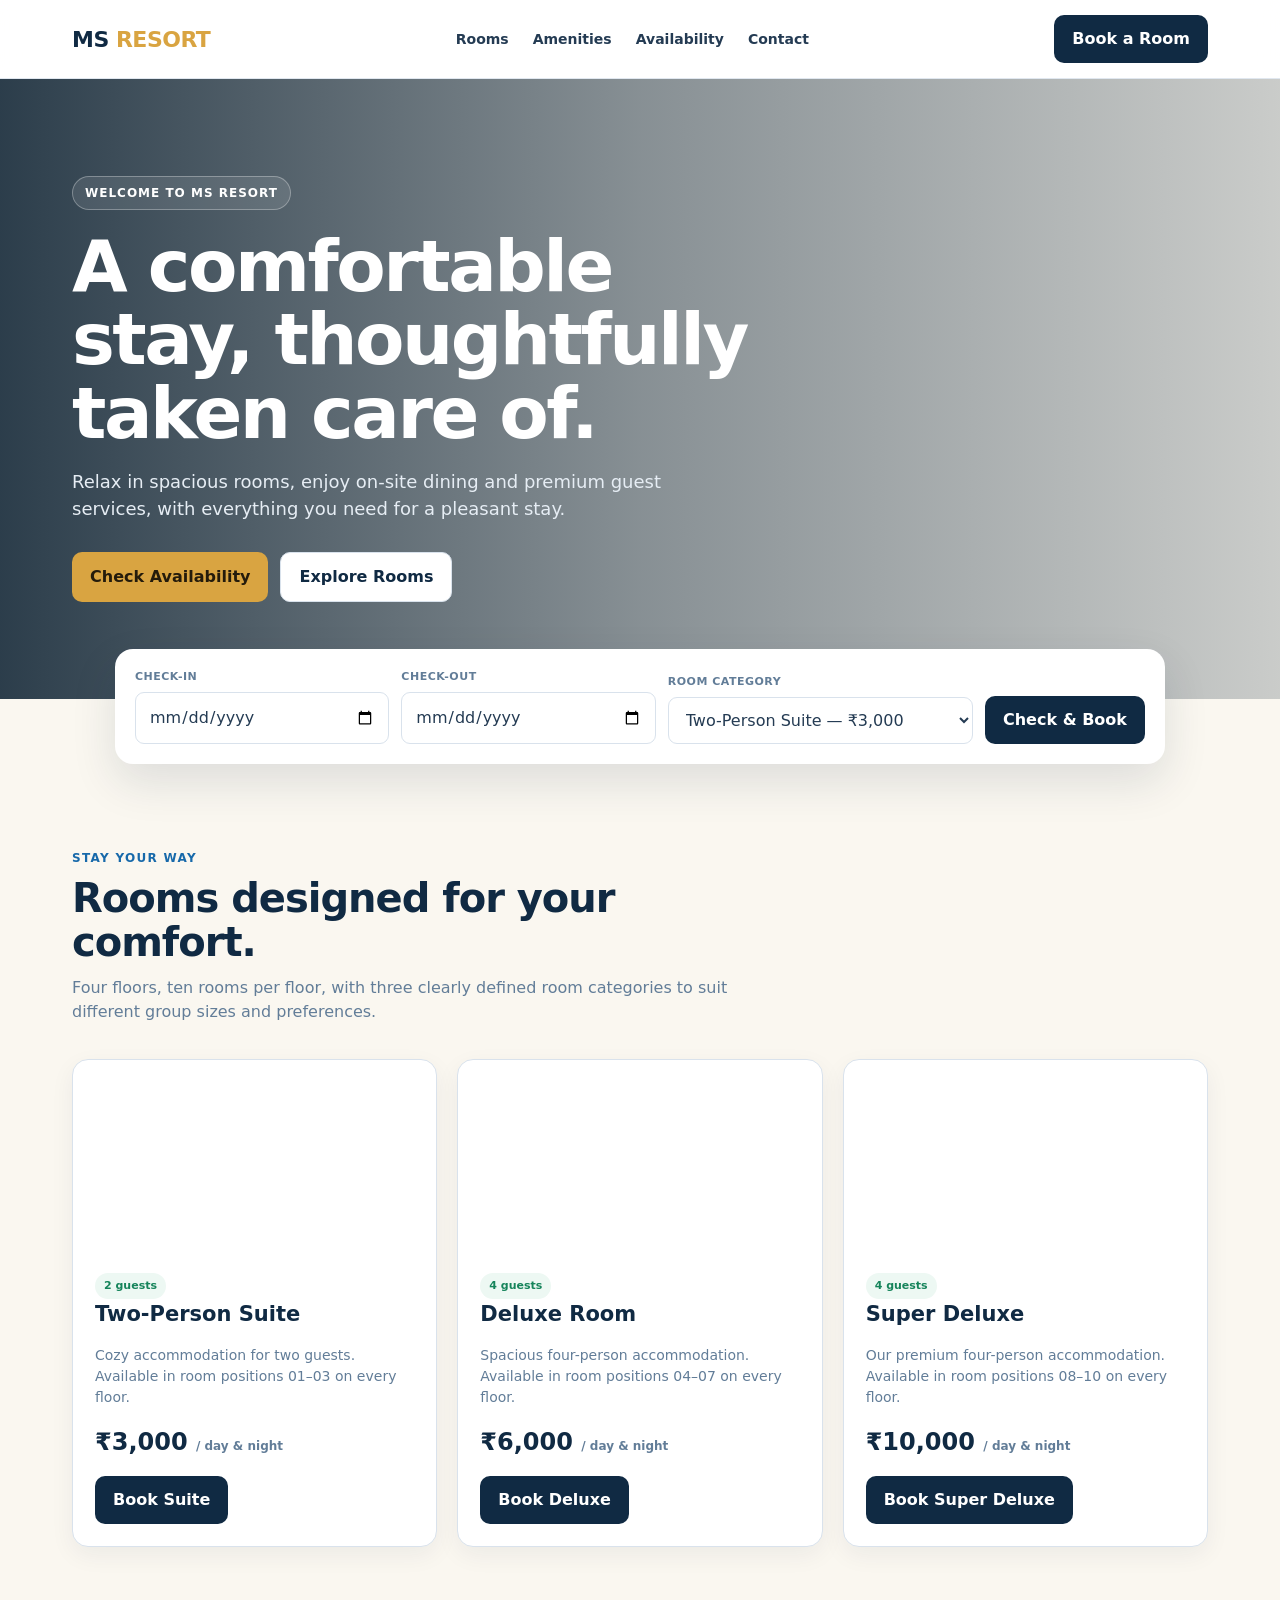
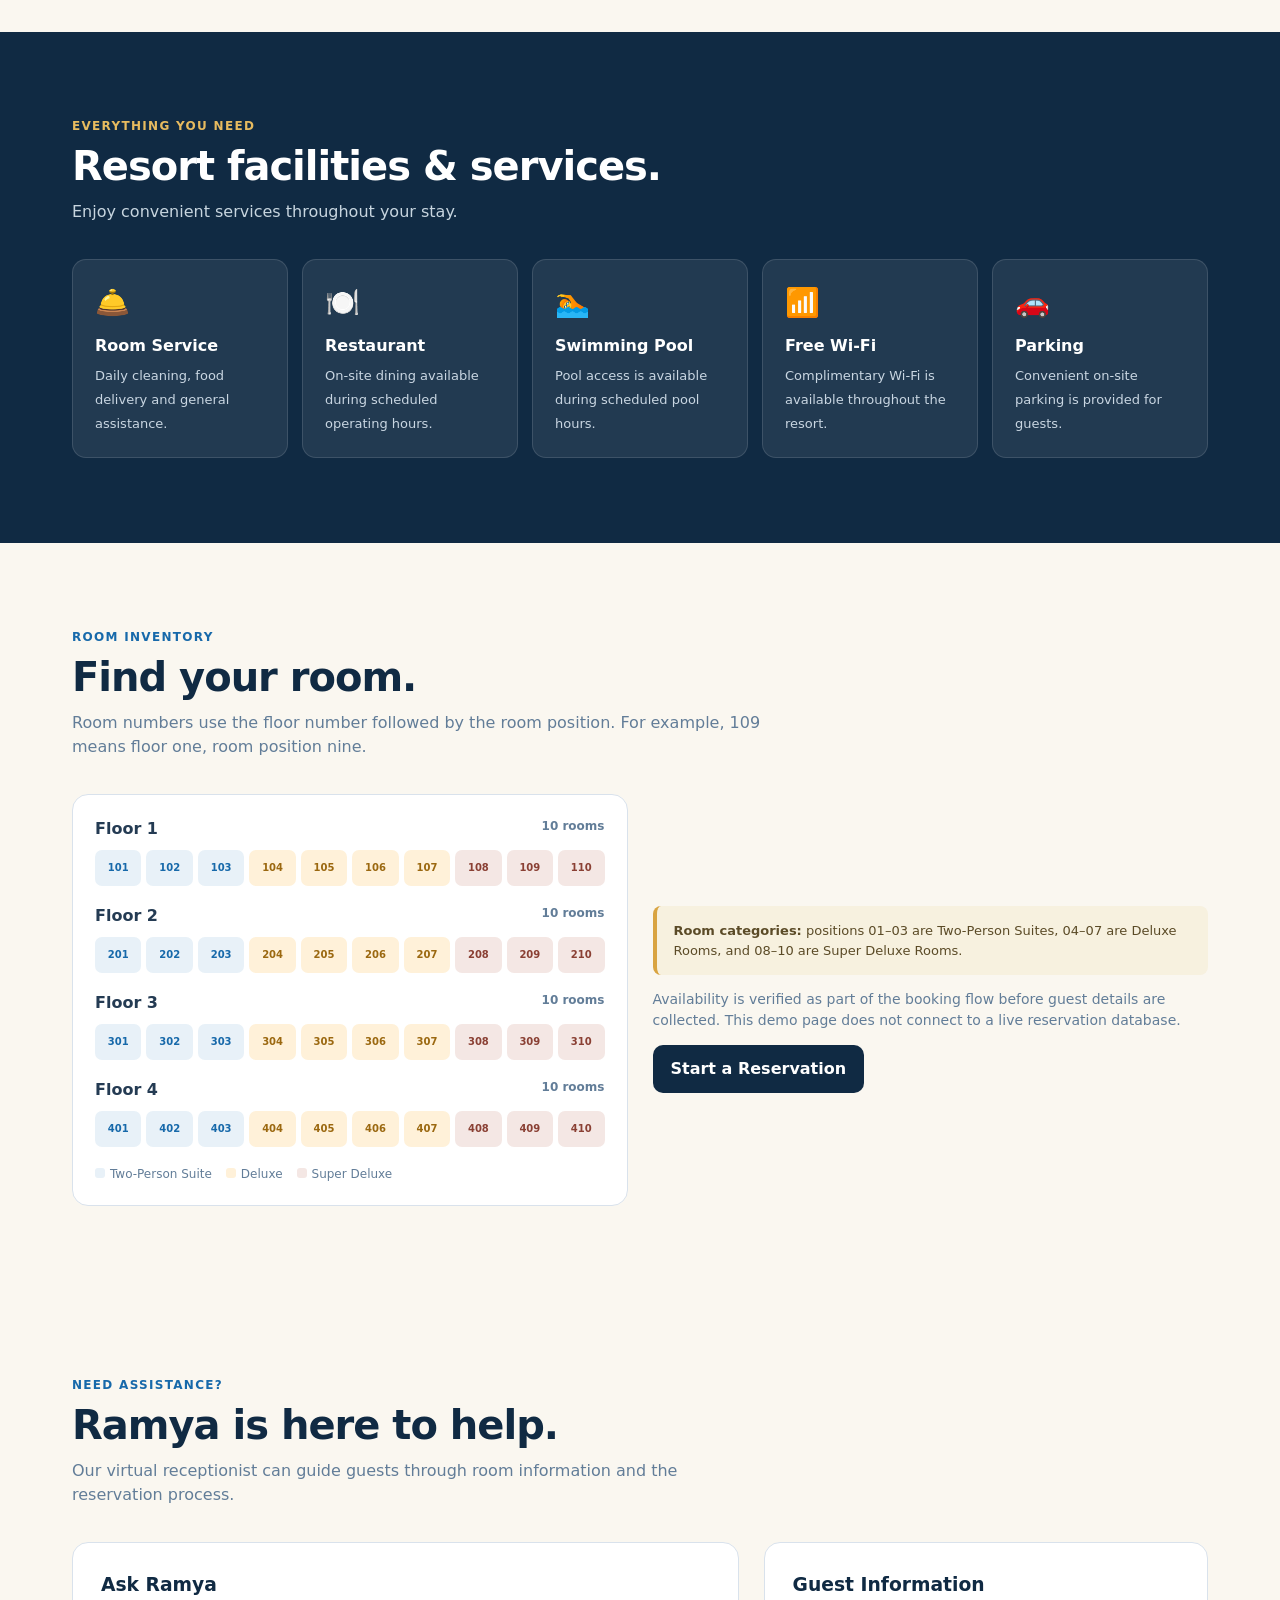
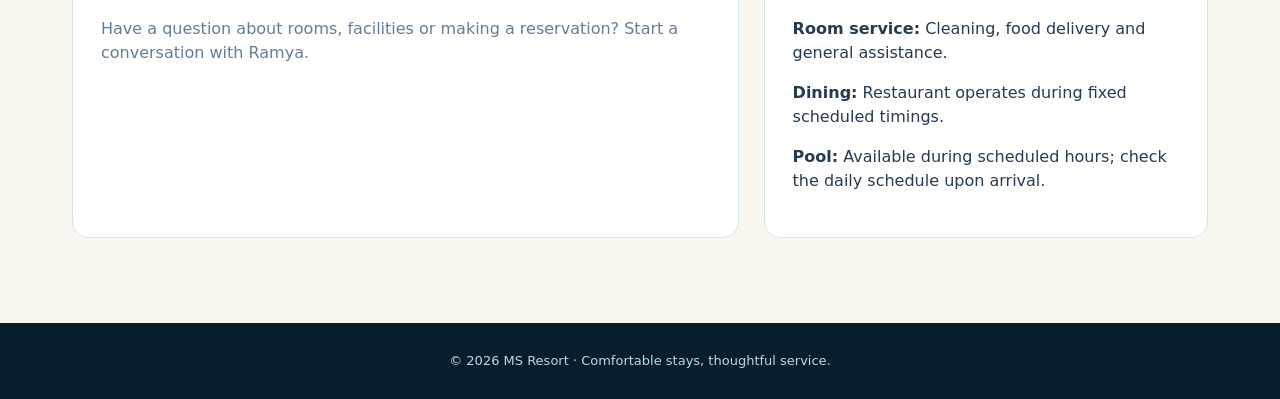
<file: static/ms_resort.html>
<!DOCTYPE html>
<html lang="en">

<head>
  <meta charset="UTF-8">
  <meta name="viewport" content="width=device-width, initial-scale=1.0">
  <title>MS Resort | Your Stay, Our Care</title>

  <style>
    :root {
      --navy: #102a43;
      --blue: #1769aa;
      --gold: #d9a441;
      --cream: #faf7f0;
      --white: #fff;
      --text: #243b53;
      --muted: #627d98;
      --line: #d9e2ec;
      --green: #16845b;
      --shadow: 0 18px 45px rgba(16, 42, 67, .12);
    }

    * {
      box-sizing: border-box
    }

    html {
      scroll-behavior: smooth
    }

    body {
      margin: 0;
      font-family: Inter, system-ui, -apple-system, BlinkMacSystemFont, "Segoe UI", sans-serif;
      color: var(--text);
      background: var(--cream);
      line-height: 1.5;
    }

    button,
    input,
    select {
      font: inherit
    }

    button {
      cursor: pointer
    }

    .nav {
      position: sticky;
      top: 0;
      z-index: 20;
      background: rgba(255, 255, 255, .94);
      backdrop-filter: blur(14px);
      border-bottom: 1px solid rgba(217, 226, 236, .8);
    }

    .nav-inner {
      max-width: 1180px;
      margin: auto;
      padding: 15px 22px;
      display: flex;
      align-items: center;
      justify-content: space-between;
      gap: 20px
    }

    .logo {
      font-size: 22px;
      font-weight: 800;
      color: var(--navy);
      letter-spacing: -.5px
    }

    .logo span {
      color: var(--gold)
    }

    .nav-links {
      display: flex;
      gap: 24px;
      align-items: center
    }

    .nav-links a {
      text-decoration: none;
      color: var(--text);
      font-size: 14px;
      font-weight: 600
    }

    .btn {
      border: 0;
      border-radius: 10px;
      padding: 12px 18px;
      font-weight: 750;
      transition: .2s;
    }

    .btn-primary {
      background: var(--navy);
      color: white
    }

    .btn-primary:hover {
      background: #0b1e31;
      transform: translateY(-1px)
    }

    .btn-gold {
      background: var(--gold);
      color: #241b0b
    }

    .btn-outline {
      background: white;
      color: var(--navy);
      border: 1px solid var(--line)
    }

    .hero {
      min-height: 620px;
      display: grid;
      place-items: center;
      position: relative;
      overflow: hidden;
      background:
        linear-gradient(90deg, rgba(10, 31, 48, .86), rgba(10, 31, 48, .48), rgba(10, 31, 48, .2)),
        url("https://images.unsplash.com/photo-1566073771259-6a8506099945?auto=format&fit=crop&w=1800&q=85") center/cover;
    }

    .hero-content {
      max-width: 1180px;
      width: 100%;
      padding: 90px 22px;
      color: #fff
    }

    .eyebrow {
      display: inline-block;
      padding: 7px 12px;
      border: 1px solid rgba(255, 255, 255, .3);
      border-radius: 99px;
      background: rgba(255, 255, 255, .1);
      font-size: 12px;
      font-weight: 800;
      letter-spacing: 1px;
      text-transform: uppercase
    }

    .hero h1 {
      font-size: clamp(42px, 6vw, 72px);
      line-height: 1.02;
      max-width: 720px;
      margin: 20px 0 18px;
      letter-spacing: -2.5px
    }

    .hero p {
      max-width: 620px;
      font-size: 18px;
      color: #e6edf4;
      margin: 0 0 30px
    }

    .hero-actions {
      display: flex;
      gap: 12px;
      flex-wrap: wrap
    }

    .booking-card {
      max-width: 1050px;
      margin: -50px auto 0;
      position: relative;
      z-index: 5;
      background: #fff;
      border-radius: 18px;
      box-shadow: var(--shadow);
      padding: 20px;
    }

    .quick-book {
      display: grid;
      grid-template-columns: 1fr 1fr 1.2fr auto;
      gap: 12px;
      align-items: end
    }

    .field label {
      display: block;
      font-size: 11px;
      font-weight: 800;
      text-transform: uppercase;
      color: var(--muted);
      margin-bottom: 6px;
      letter-spacing: .5px
    }

    .field input,
    .field select {
      width: 100%;
      padding: 12px 13px;
      border: 1px solid var(--line);
      border-radius: 9px;
      outline: none;
      background: #fff;
      color: var(--text)
    }

    .field input:focus,
    .field select:focus {
      border-color: var(--blue);
      box-shadow: 0 0 0 3px rgba(23, 105, 170, .1)
    }

    .section {
      max-width: 1180px;
      margin: 0 auto;
      padding: 85px 22px
    }

    .section-head {
      max-width: 700px;
      margin-bottom: 35px
    }

    .kicker {
      color: var(--blue);
      font-weight: 850;
      font-size: 12px;
      letter-spacing: 1.3px;
      text-transform: uppercase
    }

    h2 {
      font-size: 40px;
      line-height: 1.1;
      margin: 9px 0 12px;
      color: var(--navy);
      letter-spacing: -1px
    }

    .section-head p {
      color: var(--muted);
      margin: 0
    }

    .rooms {
      display: grid;
      grid-template-columns: repeat(3, 1fr);
      gap: 20px
    }

    .room {
      background: #fff;
      border: 1px solid var(--line);
      border-radius: 16px;
      overflow: hidden;
      box-shadow: 0 8px 25px rgba(16, 42, 67, .06)
    }

    .room-img {
      height: 190px;
      background-size: cover;
      background-position: center
    }

    .room-body {
      padding: 22px
    }

    .room h3 {
      margin: 0 0 7px;
      font-size: 21px;
      color: var(--navy)
    }

    .room p {
      font-size: 14px;
      color: var(--muted);
      min-height: 43px
    }

    .price {
      font-size: 24px;
      font-weight: 850;
      color: var(--navy);
      margin: 16px 0
    }

    .price small {
      font-size: 12px;
      font-weight: 600;
      color: var(--muted)
    }

    .pill {
      display: inline-flex;
      background: #edf8f3;
      color: var(--green);
      padding: 5px 9px;
      border-radius: 99px;
      font-size: 11px;
      font-weight: 800
    }

    .amenities {
      background: #102a43;
      color: white
    }

    .amenities h2 {
      color: white
    }

    .amenity-grid {
      display: grid;
      grid-template-columns: repeat(5, 1fr);
      gap: 14px
    }

    .amenity {
      background: rgba(255, 255, 255, .08);
      border: 1px solid rgba(255, 255, 255, .12);
      border-radius: 14px;
      padding: 22px
    }

    .amenity-icon {
      font-size: 28px;
      margin-bottom: 10px
    }

    .amenity strong {
      display: block;
      margin-bottom: 5px
    }

    .amenity span {
      font-size: 13px;
      color: #c9d6e2
    }

    .rooms-map {
      display: grid;
      grid-template-columns: 1fr 1fr;
      gap: 25px;
      align-items: center
    }

    .floor-card {
      background: white;
      border: 1px solid var(--line);
      border-radius: 16px;
      padding: 22px
    }

    .floor {
      margin-bottom: 18px
    }

    .floor:last-child {
      margin-bottom: 0
    }

    .floor-title {
      display: flex;
      justify-content: space-between;
      font-weight: 800;
      margin-bottom: 9px
    }

    .room-grid {
      display: grid;
      grid-template-columns: repeat(10, 1fr);
      gap: 5px
    }

    .room-box {
      height: 36px;
      border-radius: 7px;
      display: grid;
      place-items: center;
      font-size: 10px;
      font-weight: 800
    }

    .r1 {
      background: #e8f1f8;
      color: #1769aa
    }

    .r2 {
      background: #fff1d9;
      color: #9b6810
    }

    .r3 {
      background: #f4e7e4;
      color: #8a4034
    }

    .legend {
      display: flex;
      gap: 14px;
      flex-wrap: wrap;
      margin-top: 15px;
      font-size: 12px;
      color: var(--muted)
    }

    .legend i {
      display: inline-block;
      width: 10px;
      height: 10px;
      border-radius: 3px;
      margin-right: 5px
    }

    .note {
      background: #f7f1df;
      border-left: 4px solid var(--gold);
      padding: 15px 17px;
      border-radius: 8px;
      color: #5b4b27;
      font-size: 13px
    }

    .contact {
      display: grid;
      grid-template-columns: 1.2fr .8fr;
      gap: 25px
    }

    .contact-card {
      background: white;
      border: 1px solid var(--line);
      border-radius: 16px;
      padding: 28px
    }

    .contact-card h3 {
      margin-top: 0;
      color: var(--navy)
    }

    .footer {
      background: #081d2d;
      color: #c7d5df;
      padding: 28px 22px;
      text-align: center;
      font-size: 13px
    }

    .chat-toggle {
      position: fixed;
      right: 22px;
      bottom: 22px;
      z-index: 30;
      width: 58px;
      height: 58px;
      border-radius: 50%;
      border: 0;
      background: var(--gold);
      box-shadow: 0 12px 30px rgba(0, 0, 0, .22);
      font-size: 25px
    }

    .chat {
      position: fixed;
      right: 22px;
      bottom: 92px;
      width: 355px;
      max-width: calc(100vw - 30px);
      height: 510px;
      background: white;
      border-radius: 18px;
      box-shadow: 0 20px 60px rgba(0, 0, 0, .22);
      z-index: 29;
      display: none;
      overflow: hidden;
      border: 1px solid var(--line)
    }

    .chat.open {
      display: flex;
      flex-direction: column
    }

    .chat-head {
      background: var(--navy);
      color: white;
      padding: 17px 18px;
      display: flex;
      align-items: center;
      gap: 11px
    }

    .avatar {
      width: 38px;
      height: 38px;
      border-radius: 50%;
      background: var(--gold);
      color: #1e180c;
      display: grid;
      place-items: center;
      font-weight: 900
    }

    .chat-head small {
      display: block;
      color: #cbd7e0;
      margin-top: 2px
    }

    .messages {
      flex: 1;
      overflow: auto;
      padding: 16px;
      background: #f7f9fb
    }

    .msg {
      max-width: 86%;
      padding: 10px 12px;
      border-radius: 12px;
      margin-bottom: 9px;
      font-size: 13px
    }

    .bot {
      background: white;
      border: 1px solid var(--line);
      border-top-left-radius: 4px
    }

    .user {
      background: var(--navy);
      color: white;
      margin-left: auto;
      border-top-right-radius: 4px
    }

    .chat-options {
      padding: 8px 10px;
      display: flex;
      gap: 6px;
      flex-wrap: wrap;
      border-top: 1px solid var(--line)
    }

    .option {
      background: #f1f5f8;
      border: 0;
      border-radius: 99px;
      padding: 7px 10px;
      font-size: 11px;
      color: var(--navy);
      font-weight: 700
    }

    .chat-input {
      display: flex;
      padding: 9px;
      border-top: 1px solid var(--line);
      gap: 7px
    }

    .chat-input input {
      flex: 1;
      border: 1px solid var(--line);
      border-radius: 9px;
      padding: 9px;
      outline: none
    }

    .chat-input button {
      border: 0;
      background: var(--navy);
      color: white;
      border-radius: 9px;
      padding: 0 13px
    }

    .modal {
      display: none;
      position: fixed;
      inset: 0;
      background: rgba(5, 20, 32, .62);
      z-index: 50;
      place-items: center;
      padding: 18px
    }

    .modal.show {
      display: grid
    }

    .modal-card {
      width: min(700px, 100%);
      max-height: 90vh;
      overflow: auto;
      background: white;
      border-radius: 18px;
      padding: 28px
    }

    .modal-top {
      display: flex;
      justify-content: space-between;
      align-items: start
    }

    .close {
      border: 0;
      background: #f1f5f8;
      border-radius: 50%;
      width: 34px;
      height: 34px
    }

    .form-grid {
      display: grid;
      grid-template-columns: 1fr 1fr;
      gap: 14px
    }

    .full {
      grid-column: 1/-1
    }

    .summary {
      background: #f6f8fa;
      border-radius: 12px;
      padding: 15px;
      margin: 18px 0;
      font-size: 14px
    }

    .success {
      display: none;
      text-align: center;
      padding: 25px
    }

    .success.show {
      display: block
    }

    .success-icon {
      font-size: 45px
    }

    @media(max-width:850px) {
      .nav-links {
        display: none
      }

      .quick-book {
        grid-template-columns: 1fr 1fr
      }

      .quick-book .btn {
        grid-column: 1/-1
      }

      .rooms {
        grid-template-columns: 1fr
      }

      .amenity-grid {
        grid-template-columns: repeat(2, 1fr)
      }

      .rooms-map,
      .contact {
        grid-template-columns: 1fr
      }
    }

    @media(max-width:520px) {
      .hero {
        min-height: 560px
      }

      .hero-content {
        padding-top: 60px
      }

      .hero h1 {
        font-size: 44px
      }

      .booking-card {
        margin: 0 12px
      }

      .quick-book,
      .form-grid {
        grid-template-columns: 1fr
      }

      .full {
        grid-column: auto
      }

      .room-grid {
        grid-template-columns: repeat(5, 1fr)
      }

      .amenity-grid {
        grid-template-columns: 1fr
      }
    }
  </style>
</head>

<body>

  <nav class="nav">
    <div class="nav-inner">
      <div class="logo">MS <span>RESORT</span></div>
      <div class="nav-links">
        <a href="#rooms">Rooms</a><a href="#amenities">Amenities</a><a href="#availability">Availability</a><a
          href="#contact">Contact</a>
      </div>
      <button class="btn btn-primary" onclick="openBooking()">Book a Room</button>
    </div>
  </nav>

  <header class="hero">
    <div class="hero-content">
      <span class="eyebrow">Welcome to MS Resort</span>
      <h1>A comfortable stay, thoughtfully taken care of.</h1>
      <p>Relax in spacious rooms, enjoy on-site dining and premium guest services, with everything you need for a
        pleasant stay.</p>
      <div class="hero-actions">
        <button class="btn btn-gold" onclick="openBooking()">Check Availability</button>
        <a class="btn btn-outline" href="#rooms" style="text-decoration:none">Explore Rooms</a>
      </div>
    </div>
  </header>

  <section class="booking-card" aria-label="Quick booking">
    <div class="quick-book">
      <div class="field"><label>Check-in</label><input id="quickIn" type="date"></div>
      <div class="field"><label>Check-out</label><input id="quickOut" type="date"></div>
      <div class="field"><label>Room category</label>
        <select id="quickRoom">
          <option value="suite">Two-Person Suite — ₹3,000</option>
          <option value="deluxe">Deluxe Room — ₹6,000</option>
          <option value="super">Super Deluxe — ₹10,000</option>
        </select>
      </div>
      <button class="btn btn-primary" onclick="startQuickBooking()">Check & Book</button>
    </div>
  </section>

  <section class="section" id="rooms">
    <div class="section-head">
      <div class="kicker">Stay your way</div>
      <h2>Rooms designed for your comfort.</h2>
      <p>Four floors, ten rooms per floor, with three clearly defined room categories to suit different group sizes and
        preferences.</p>
    </div>
    <div class="rooms">
      <article class="room">
        <div class="room-img"
          style="background-image:url('https://images.unsplash.com/photo-1590490360182-c33d57733427?auto=format&fit=crop&w=900&q=80')">
        </div>
        <div class="room-body">
          <span class="pill">2 guests</span>
          <h3>Two-Person Suite</h3>
          <p>Cozy accommodation for two guests. Available in room positions 01–03 on every floor.</p>
          <div class="price">₹3,000 <small>/ day & night</small></div>
          <button class="btn btn-primary" onclick="selectAndBook('suite')">Book Suite</button>
        </div>
      </article>
      <article class="room">
        <div class="room-img"
          style="background-image:url('https://images.unsplash.com/photo-1591088398332-8a7791972843?auto=format&fit=crop&w=900&q=80')">
        </div>
        <div class="room-body">
          <span class="pill">4 guests</span>
          <h3>Deluxe Room</h3>
          <p>Spacious four-person accommodation. Available in room positions 04–07 on every floor.</p>
          <div class="price">₹6,000 <small>/ day & night</small></div>
          <button class="btn btn-primary" onclick="selectAndBook('deluxe')">Book Deluxe</button>
        </div>
      </article>
      <article class="room">
        <div class="room-img"
          style="background-image:url('https://images.unsplash.com/photo-1582719478250-c89cae4dc85b?auto=format&fit=crop&w=900&q=80')">
        </div>
        <div class="room-body">
          <span class="pill">4 guests</span>
          <h3>Super Deluxe</h3>
          <p>Our premium four-person accommodation. Available in room positions 08–10 on every floor.</p>
          <div class="price">₹10,000 <small>/ day & night</small></div>
          <button class="btn btn-primary" onclick="selectAndBook('super')">Book Super Deluxe</button>
        </div>
      </article>
    </div>
  </section>

  <section class="amenities" id="amenities">
    <div class="section">
      <div class="section-head">
        <div class="kicker" style="color:#e7bb5f">Everything you need</div>
        <h2>Resort facilities & services.</h2>
        <p style="color:#c7d5df">Enjoy convenient services throughout your stay.</p>
      </div>
      <div class="amenity-grid">
        <div class="amenity">
          <div class="amenity-icon">🛎️</div><strong>Room Service</strong><span>Daily cleaning, food delivery and
            general assistance.</span>
        </div>
        <div class="amenity">
          <div class="amenity-icon">🍽️</div><strong>Restaurant</strong><span>On-site dining available during scheduled
            operating hours.</span>
        </div>
        <div class="amenity">
          <div class="amenity-icon">🏊</div><strong>Swimming Pool</strong><span>Pool access is available during
            scheduled pool hours.</span>
        </div>
        <div class="amenity">
          <div class="amenity-icon">📶</div><strong>Free Wi-Fi</strong><span>Complimentary Wi-Fi is available throughout
            the resort.</span>
        </div>
        <div class="amenity">
          <div class="amenity-icon">🚗</div><strong>Parking</strong><span>Convenient on-site parking is provided for
            guests.</span>
        </div>
      </div>
    </div>
  </section>

  <section class="section" id="availability">
    <div class="section-head">
      <div class="kicker">Room inventory</div>
      <h2>Find your room.</h2>
      <p>Room numbers use the floor number followed by the room position. For example, 109 means floor one, room
        position nine.</p>
    </div>
    <div class="rooms-map">
      <div class="floor-card" id="floorCard"></div>
      <div>
        <div class="note"><strong>Room categories:</strong> positions 01–03 are Two-Person Suites, 04–07 are Deluxe
          Rooms, and 08–10 are Super Deluxe Rooms.</div>
        <p style="color:var(--muted);font-size:14px">Availability is verified as part of the booking flow before guest
          details are collected. This demo page does not connect to a live reservation database.</p>
        <button class="btn btn-primary" onclick="openBooking()">Start a Reservation</button>
      </div>
    </div>
  </section>

  <section class="section" id="contact">
    <div class="section-head">
      <div class="kicker">Need assistance?</div>
      <h2>Ramya is here to help.</h2>
      <p>Our virtual receptionist can guide guests through room information and the reservation process.</p>
    </div>
    <div class="contact">
      <div class="contact-card">
        <h3>Ask Ramya</h3>
        <p style="color:var(--muted)">Have a question about rooms, facilities or making a reservation? Start a
          conversation with Ramya.</p>
      </div>
      <div class="contact-card">
        <h3>Guest Information</h3>
        <p><strong>Room service:</strong> Cleaning, food delivery and general assistance.</p>
        <p><strong>Dining:</strong> Restaurant operates during fixed scheduled timings.</p>
        <p><strong>Pool:</strong> Available during scheduled hours; check the daily schedule upon arrival.</p>
      </div>
    </div>
  </section>

  <footer class="footer">© 2026 MS Resort · Comfortable stays, thoughtful service.</footer>

  <div class="modal" id="bookingModal">
    <div class="modal-card">
      <div class="modal-top">
        <div>
          <div class="kicker">Reservation</div>
          <h2 style="font-size:30px;margin-top:5px">Book your stay</h2>
        </div>
        <button class="close" onclick="closeBooking()">✕</button>
      </div>
      <div id="bookingForm">
        <div class="form-grid">
          <div class="field"><label>Check-in</label><input id="bookIn" type="date" onchange="updateEstimate()"></div>
          <div class="field"><label>Check-out</label><input id="bookOut" type="date" onchange="updateEstimate()"></div>
          <div class="field full"><label>Room category</label>
            <select id="bookRoom" onchange="updateEstimate()">
              <option value="suite">Two-Person Suite — ₹3,000 / day & night</option>
              <option value="deluxe">Deluxe Room — ₹6,000 / day & night</option>
              <option value="super">Super Deluxe Room — ₹10,000 / day & night</option>
            </select>
          </div>
          <div class="field full"><label>Guest full name</label><input id="guestName" placeholder="Enter full name">
          </div>
          <div class="field full"><label>Contact phone number</label><input id="guestPhone"
              placeholder="Enter phone number" inputmode="tel"></div>
        </div>
        <div class="summary" id="estimate">Select your dates to calculate the stay total.</div>
        <div class="note">Availability is checked before the reservation is submitted. This front-end demo treats the
          selected category as available; connect the form to your reservation database/API for real inventory.</div>
        <button class="btn btn-primary" style="width:100%;margin-top:16px" onclick="confirmBooking()">Check Availability
          & Confirm</button>
      </div>
      <div class="success" id="success">
        <div class="success-icon">✓</div>
        <h3>Booking confirmed</h3>
        <p id="successText"></p>
        <button class="btn btn-primary" onclick="closeBooking()">Done</button>
      </div>
    </div>
  </div>

  <script>
    const roomData = {
      suite: { name: "Two-Person Suite", price: 3000, capacity: 2, positions: "01–03" },
      deluxe: { name: "Deluxe Room", price: 6000, capacity: 4, positions: "04–07" },
      super: { name: "Super Deluxe Room", price: 10000, capacity: 4, positions: "08–10" }
    };

    function localDateOffset(days) {
      const d = new Date(); d.setDate(d.getDate() + days);
      return d.toISOString().split("T")[0];
    }
    document.getElementById("quickIn").min = localDateOffset(0);
    document.getElementById("quickOut").min = localDateOffset(1);
    document.getElementById("bookIn").min = localDateOffset(0);
    document.getElementById("bookOut").min = localDateOffset(1);

    function selectAndBook(type) {
      openBooking();
      document.getElementById("bookRoom").value = type;
      updateEstimate();
    }
    function startQuickBooking() {
      const a = document.getElementById("quickIn").value, b = document.getElementById("quickOut").value;
      if (!a || !b || new Date(b) <= new Date(a)) { alert("Please select valid check-in and check-out dates."); return }
      openBooking();
      document.getElementById("bookIn").value = a;
      document.getElementById("bookOut").value = b;
      document.getElementById("bookRoom").value = document.getElementById("quickRoom").value;
      updateEstimate();
    }
    function openBooking() {
      document.getElementById("bookingModal").classList.add("show");
      document.getElementById("bookingForm").style.display = "block";
      document.getElementById("success").classList.remove("show");
      updateEstimate();
    }
    function closeBooking() { document.getElementById("bookingModal").classList.remove("show") }
    function updateEstimate() {
      const a = document.getElementById("bookIn").value, b = document.getElementById("bookOut").value, t = document.getElementById("bookRoom").value;
      const el = document.getElementById("estimate");
      if (!a || !b) { el.textContent = "Select your dates to calculate the stay total."; return }
      const nights = Math.round((new Date(b) - new Date(a)) / 86400000);
      if (nights <= 0) { el.textContent = "Check-out must be after check-in."; return }
      const r = roomData[t];
      el.innerHTML = `<strong>${r.name}</strong> · ${nights} day/night${nights > 1 ? "s" : ""} · ${r.capacity} guests<br><strong>Total: ₹${(r.price * nights).toLocaleString("en-IN")}</strong>`;
    }
    function confirmBooking() {
      const name = document.getElementById("guestName").value.trim();
      const phone = document.getElementById("guestPhone").value.trim();
      const a = document.getElementById("bookIn").value, b = document.getElementById("bookOut").value, t = document.getElementById("bookRoom").value;
      if (!a || !b || new Date(b) <= new Date(a)) { alert("Please enter valid check-in and check-out dates."); return }
      if (!name) { alert("Please enter the guest's full name."); return }
      if (!phone) { alert("Please enter the guest's contact phone number."); return }
      const r = roomData[t], nights = Math.round((new Date(b) - new Date(a)) / 86400000);
      const roomPosition = t === "suite" ? "01–03" : t === "deluxe" ? "04–07" : "08–10";
      document.getElementById("successText").innerHTML = `Thank you, <strong>${escapeHtml(name)}</strong>. Your ${r.name} request for ${formatDate(a)} to ${formatDate(b)} has been confirmed.<br><br>Room category: ${r.name} (${roomPosition})<br>Contact: ${escapeHtml(phone)}<br>Total cost: <strong>₹${(r.price * nights).toLocaleString("en-IN")}</strong>`;
      document.getElementById("bookingForm").style.display = "none";
      document.getElementById("success").classList.add("show");
    }
    function formatDate(s) { return new Date(s + "T00:00:00").toLocaleDateString("en-IN", { day: "numeric", month: "short", year: "numeric" }) }
    function escapeHtml(s) { return s.replace(/[&<>"']/g, c => ({ "&": "&amp;", "<": "&lt;", ">": "&gt;", '"': "&quot;", "'": "&#039;" }[c])) }

    function renderFloors() {
      let html = "";
      for (let f = 1; f <= 4; f++) {
        html += `<div class="floor"><div class="floor-title"><span>Floor ${f}</span><span style="color:#627d98;font-size:12px">10 rooms</span></div><div class="room-grid">`;
        for (let p = 1; p <= 10; p++) {
          const cls = p <= 3 ? "r1" : p <= 7 ? "r2" : "r3";
          html += `<div class="room-box ${cls}">${f}${String(p).padStart(2, "0")}</div>`;
        }
        html += `</div></div>`;
      }
      html += `<div class="legend"><span><i style="background:#e8f1f8"></i>Two-Person Suite</span><span><i style="background:#fff1d9"></i>Deluxe</span><span><i style="background:#f4e7e4"></i>Super Deluxe</span></div>`;
      document.getElementById("floorCard").innerHTML = html;
    }
    renderFloors();





  </script>
  <script src="http://localhost:8000/widget.js" data-agent-id="7"></script>
</body>

</html>
</file>
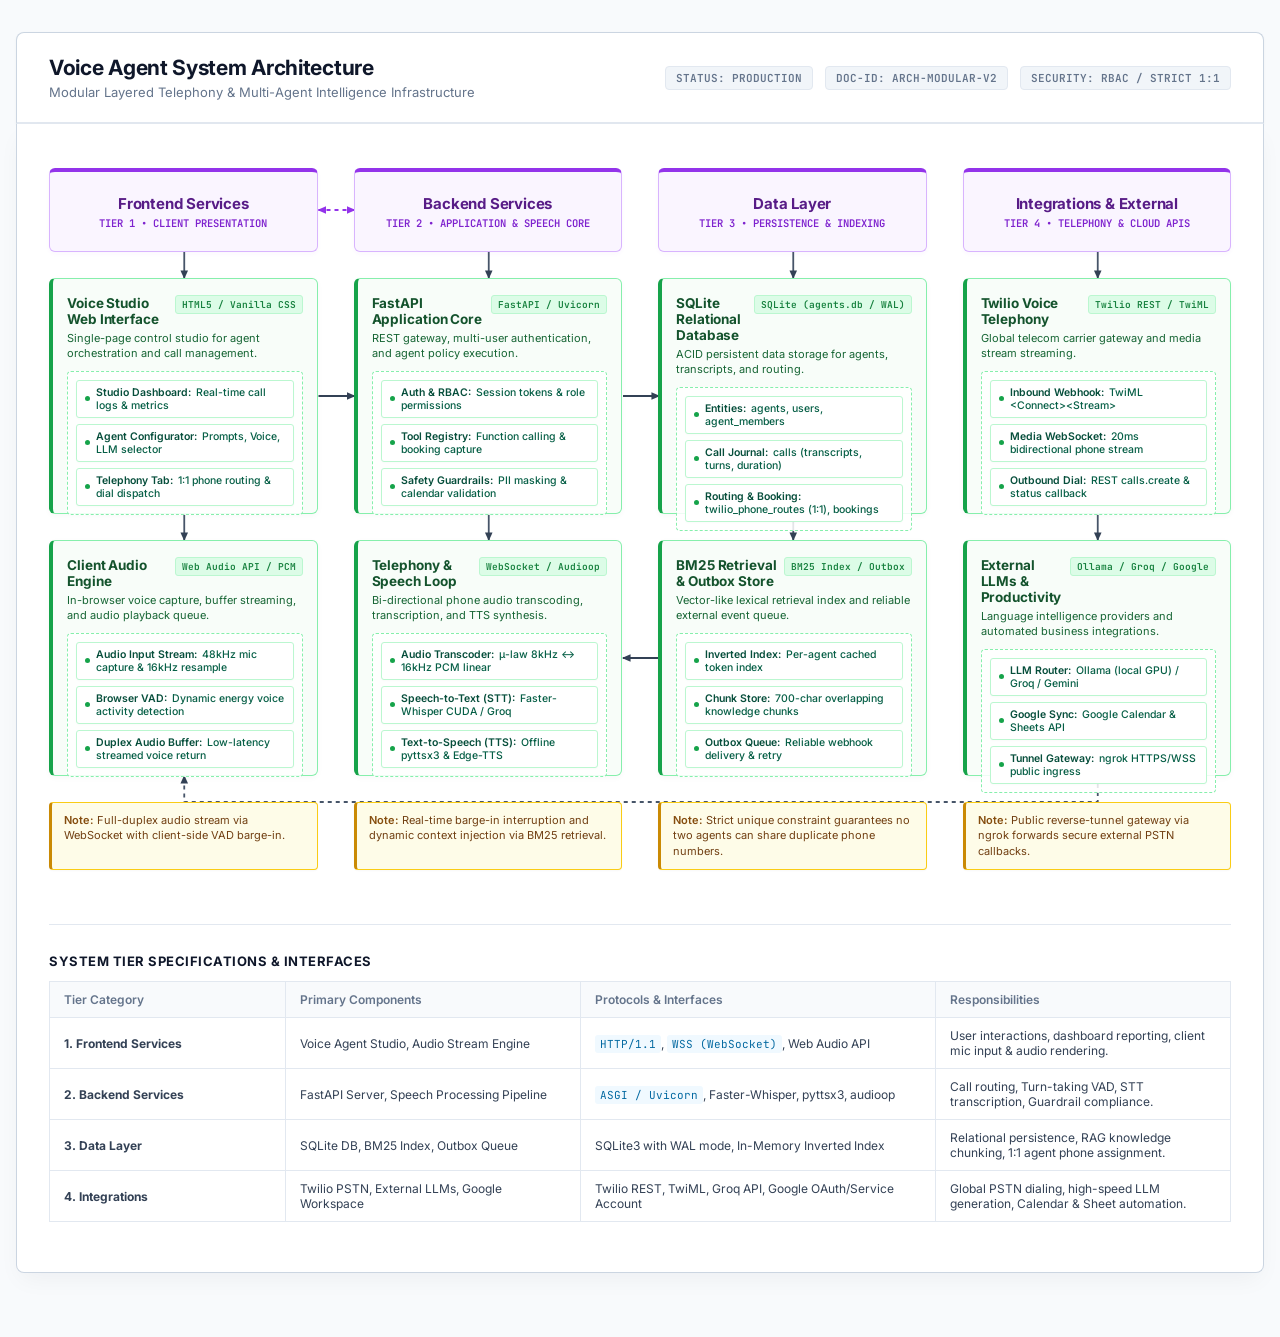
<file: voice-agent-mvp/diagrams/system_architecture_4tier.html>
<!DOCTYPE html>
<html lang="en">
<head>
  <meta charset="UTF-8" />
  <meta name="viewport" content="width=device-width, initial-scale=1.0" />
  <title>Enterprise System Architecture Specification — Voice Agent Platform</title>
  <link rel="preconnect" href="https://fonts.googleapis.com">
  <link rel="preconnect" href="https://fonts.gstatic.com" crossorigin>
  <link href="https://fonts.googleapis.com/css2?family=Inter:wght@400;500;600;700&family=JetBrains+Mono:wght@500;600;700&display=swap" rel="stylesheet">
  <style>
    :root {
      --bg-page: #f8fafc;
      --card-bg: #ffffff;
      --border-main: #cbd5e1;
      --border-dark: #334155;
      --text-head: #0f172a;
      --text-body: #334155;
      --text-muted: #64748b;
      
      --tier-purple-bg: #faf5ff;
      --tier-purple-border: #d8b4fe;
      --tier-purple-top: #9333ea;
      --tier-purple-text: #581c87;

      --card-green-bg: #f8fdf9;
      --card-green-border: #86efac;
      --card-green-left: #16a34a;
      --card-green-title: #14532d;
      --card-green-desc: #166534;
      
      --subbox-bg: #ffffff;
      --subbox-border: #bbf7d0;
      --subbox-text: #065f46;

      --note-bg: #fefce8;
      --note-border: #facc15;
      --note-left: #ca8a04;
      --note-text: #713f12;
      
      --arrow-color: #334155;
    }

    * {
      box-sizing: border-box;
      margin: 0;
      padding: 0;
    }

    body {
      background-color: var(--bg-page);
      font-family: 'Inter', -apple-system, BlinkMacSystemFont, "Segoe UI", Roboto, sans-serif;
      color: var(--text-body);
      display: flex;
      flex-direction: column;
      align-items: center;
      padding: 32px 16px 64px 16px;
      min-height: 100vh;
      -webkit-font-smoothing: antialiased;
    }

    /* Document Header Bar */
    .document-header {
      width: 100%;
      max-width: 1320px;
      background: var(--card-bg);
      border: 1px solid var(--border-main);
      border-radius: 8px 8px 0 0;
      padding: 22px 32px;
      display: flex;
      justify-content: space-between;
      align-items: center;
      border-bottom: 2px solid #e2e8f0;
      box-shadow: 0 1px 3px rgba(0, 0, 0, 0.04);
    }
    .header-left h1 {
      font-size: 21px;
      font-weight: 700;
      color: var(--text-head);
      letter-spacing: -0.3px;
    }
    .header-left p {
      font-size: 13px;
      color: var(--text-muted);
      margin-top: 4px;
    }
    .header-meta {
      display: flex;
      gap: 12px;
      font-size: 12px;
    }
    .meta-tag {
      background: #f1f5f9;
      border: 1px solid #e2e8f0;
      border-radius: 4px;
      padding: 4px 10px;
      font-weight: 600;
      color: var(--text-muted);
      font-family: 'JetBrains Mono', monospace;
      font-size: 11px;
    }

    /* Main Diagram Canvas */
    .canvas-container {
      width: 100%;
      max-width: 1320px;
      background: #ffffff;
      border: 1px solid var(--border-main);
      border-top: none;
      border-radius: 0 0 8px 8px;
      padding: 44px 32px 50px 32px;
      box-shadow: 0 10px 25px -5px rgba(15, 23, 42, 0.05);
      position: relative;
    }

    /* 4 Columns Grid */
    .grid-tier {
      display: grid;
      grid-template-columns: repeat(4, 1fr);
      gap: 36px;
      position: relative;
      z-index: 2;
    }

    .tier-column {
      display: flex;
      flex-direction: column;
      gap: 26px;
      position: relative;
    }

    /* Tier Header Cards (Top Row) */
    .tier-header {
      background: var(--tier-purple-bg);
      border: 1.5px solid var(--tier-purple-border);
      border-top: 4px solid var(--tier-purple-top);
      border-radius: 6px;
      padding: 16px 14px;
      text-align: center;
      height: 84px;
      display: flex;
      flex-direction: column;
      align-items: center;
      justify-content: center;
      box-shadow: 0 2px 4px rgba(147, 51, 234, 0.04);
      position: relative;
    }
    .tier-header .title {
      font-size: 15px;
      font-weight: 700;
      color: var(--tier-purple-text);
      letter-spacing: -0.2px;
    }
    .tier-header .subtitle {
      font-size: 10.5px;
      color: #7e22ce;
      font-weight: 600;
      margin-top: 3px;
      font-family: 'JetBrains Mono', monospace;
    }

    /* Layered Modular Container Cards (Row 1 & Row 2) */
    .component-card {
      background: var(--card-green-bg);
      border: 1.5px solid var(--card-green-border);
      border-left: 4px solid var(--card-green-left);
      border-radius: 6px;
      padding: 16px 14px;
      display: flex;
      flex-direction: column;
      justify-content: space-between;
      box-shadow: 0 2px 6px rgba(0, 0, 0, 0.03);
      position: relative;
    }

    /* Standardized uniform heights across rows */
    .row-1-card {
      height: 236px;
    }
    .row-2-card {
      height: 236px;
    }

    .card-top {
      display: flex;
      justify-content: space-between;
      align-items: flex-start;
      margin-bottom: 4px;
    }
    .component-card .comp-title {
      font-size: 13.5px;
      font-weight: 700;
      color: var(--card-green-title);
      letter-spacing: -0.1px;
    }
    .component-card .tech-badge {
      background: #dcfce7;
      border: 1px solid #bbf7d0;
      color: #15803d;
      font-size: 9.5px;
      font-weight: 600;
      padding: 2px 6px;
      border-radius: 3px;
      font-family: 'JetBrains Mono', monospace;
      white-space: nowrap;
    }

    .component-card .comp-desc {
      font-size: 11px;
      color: var(--card-green-desc);
      line-height: 1.35;
      margin-bottom: 10px;
    }

    /* Nested Sub-Modules Container (Box-inside-Box) */
    .submodule-container {
      display: flex;
      flex-direction: column;
      gap: 6px;
      background: rgba(255, 255, 255, 0.85);
      border: 1px dashed #86efac;
      border-radius: 4px;
      padding: 8px;
    }
    .submodule-box {
      background: var(--subbox-bg);
      border: 1px solid var(--subbox-border);
      border-radius: 3px;
      padding: 5px 8px;
      display: flex;
      align-items: center;
      gap: 6px;
      font-size: 10.5px;
      font-weight: 500;
      color: var(--subbox-text);
      box-shadow: 0 1px 2px rgba(0, 0, 0, 0.02);
    }
    .submodule-box .sub-dot {
      width: 5px;
      height: 5px;
      background: #16a34a;
      border-radius: 50%;
      flex-shrink: 0;
    }
    .submodule-box .sub-label {
      font-weight: 600;
      color: #064e3b;
      margin-right: 2px;
    }

    /* Formal Callout Note Cards */
    .annotation-box {
      background: var(--note-bg);
      border: 1px solid var(--note-border);
      border-left: 3px solid var(--note-left);
      border-radius: 4px;
      padding: 10px 12px;
      font-size: 11px;
      color: var(--note-text);
      line-height: 1.4;
      display: flex;
      align-items: flex-start;
      gap: 6px;
      box-shadow: 0 1px 2px rgba(0, 0, 0, 0.03);
      height: 68px;
    }
    .annotation-box strong {
      color: #854d0e;
      font-weight: 600;
    }

    /* Dynamic SVG Overlay */
    svg#connector-svg {
      position: absolute;
      top: 0;
      left: 0;
      width: 100%;
      height: 100%;
      pointer-events: none;
      z-index: 1;
    }

    /* Architecture Specification Table */
    .details-table-wrap {
      margin-top: 54px;
      border-top: 1px solid #e2e8f0;
      padding-top: 28px;
    }
    .details-table-title {
      font-size: 13px;
      font-weight: 700;
      color: var(--text-head);
      margin-bottom: 12px;
      text-transform: uppercase;
      letter-spacing: 0.5px;
    }
    .details-table {
      width: 100%;
      border-collapse: collapse;
      font-size: 12px;
    }
    .details-table th, .details-table td {
      border: 1px solid #e2e8f0;
      padding: 10px 14px;
      text-align: left;
    }
    .details-table th {
      background: #f8fafc;
      color: var(--text-muted);
      font-weight: 600;
    }
    .details-table td {
      color: var(--text-body);
    }
    .details-table code {
      font-family: 'JetBrains Mono', monospace;
      color: #0369a1;
      background: #f0f9ff;
      padding: 2px 5px;
      border-radius: 3px;
      font-size: 11px;
    }

    @media print {
      body {
        padding: 0;
        background: #ffffff;
      }
      .document-header, .canvas-container {
        border: none;
        box-shadow: none;
        max-width: 100%;
        padding: 16px;
      }
    }
  </style>
</head>
<body>

  <!-- Formal Document Header -->
  <div class="document-header">
    <div class="header-left">
      <h1>Voice Agent System Architecture</h1>
      <p>Modular Layered Telephony &amp; Multi-Agent Intelligence Infrastructure</p>
    </div>
    <div class="header-meta">
      <div class="meta-tag">STATUS: PRODUCTION</div>
      <div class="meta-tag">DOC-ID: ARCH-MODULAR-V2</div>
      <div class="meta-tag">SECURITY: RBAC / STRICT 1:1</div>
    </div>
  </div>

  <!-- Diagram Canvas -->
  <div class="canvas-container" id="canvas-container">
    
    <!-- SVG Vector Connection Layer -->
    <svg id="connector-svg" xmlns="http://www.w3.org/2000/svg">
      <defs>
        <!-- Arrowhead for standard solid connectors -->
        <marker id="arrow-solid" viewBox="0 0 10 10" refX="7" refY="5" markerWidth="6" markerHeight="6" orient="auto">
          <path d="M 0 1.5 L 8 5 L 0 8.5 z" fill="#334155" />
        </marker>
        <!-- Arrowhead for reverse connector -->
        <marker id="arrow-reverse" viewBox="0 0 10 10" refX="7" refY="5" markerWidth="6" markerHeight="6" orient="auto-start-reverse">
          <path d="M 0 1.5 L 8 5 L 0 8.5 z" fill="#334155" />
        </marker>
        <!-- Purple Arrowhead for top inter-tier header link -->
        <marker id="arrow-purple" viewBox="0 0 10 10" refX="7" refY="5" markerWidth="6" markerHeight="6" orient="auto">
          <path d="M 0 1.5 L 8 5 L 0 8.5 z" fill="#9333ea" />
        </marker>
        <marker id="arrow-purple-start" viewBox="0 0 10 10" refX="7" refY="5" markerWidth="6" markerHeight="6" orient="auto-start-reverse">
          <path d="M 0 1.5 L 8 5 L 0 8.5 z" fill="#9333ea" />
        </marker>
      </defs>
    </svg>

    <div class="grid-tier">

      <!-- Column 1: Frontend Services -->
      <div class="tier-column">
        <div class="tier-header" id="tier1-header">
          <div class="title">Frontend Services</div>
          <div class="subtitle">TIER 1 &bull; CLIENT PRESENTATION</div>
        </div>

        <!-- Col 1 Card 1: Web Interface -->
        <div class="component-card row-1-card" id="col1-card1">
          <div>
            <div class="card-top">
              <div class="comp-title">Voice Studio Web Interface</div>
              <span class="tech-badge">HTML5 / Vanilla CSS</span>
            </div>
            <div class="comp-desc">Single-page control studio for agent orchestration and call management.</div>
          </div>
          <!-- Layered Submodules -->
          <div class="submodule-container">
            <div class="submodule-box">
              <div class="sub-dot"></div>
              <span><span class="sub-label">Studio Dashboard:</span> Real-time call logs &amp; metrics</span>
            </div>
            <div class="submodule-box">
              <div class="sub-dot"></div>
              <span><span class="sub-label">Agent Configurator:</span> Prompts, Voice, LLM selector</span>
            </div>
            <div class="submodule-box">
              <div class="sub-dot"></div>
              <span><span class="sub-label">Telephony Tab:</span> 1:1 phone routing &amp; dial dispatch</span>
            </div>
          </div>
        </div>

        <!-- Col 1 Card 2: Client Audio Engine -->
        <div class="component-card row-2-card" id="col1-card2">
          <div>
            <div class="card-top">
              <div class="comp-title">Client Audio Engine</div>
              <span class="tech-badge">Web Audio API / PCM</span>
            </div>
            <div class="comp-desc">In-browser voice capture, buffer streaming, and audio playback queue.</div>
          </div>
          <!-- Layered Submodules -->
          <div class="submodule-container">
            <div class="submodule-box">
              <div class="sub-dot"></div>
              <span><span class="sub-label">Audio Input Stream:</span> 48kHz mic capture &amp; 16kHz resample</span>
            </div>
            <div class="submodule-box">
              <div class="sub-dot"></div>
              <span><span class="sub-label">Browser VAD:</span> Dynamic energy voice activity detection</span>
            </div>
            <div class="submodule-box">
              <div class="sub-dot"></div>
              <span><span class="sub-label">Duplex Audio Buffer:</span> Low-latency streamed voice return</span>
            </div>
          </div>
        </div>

        <div class="annotation-box">
          <div><strong>Note:</strong> Full-duplex audio stream via WebSocket with client-side VAD barge-in.</div>
        </div>
      </div>

      <!-- Column 2: Backend Services -->
      <div class="tier-column">
        <div class="tier-header" id="tier2-header">
          <div class="title">Backend Services</div>
          <div class="subtitle">TIER 2 &bull; APPLICATION &amp; SPEECH CORE</div>
        </div>

        <!-- Col 2 Card 1: FastAPI Core -->
        <div class="component-card row-1-card" id="col2-card1">
          <div>
            <div class="card-top">
              <div class="comp-title">FastAPI Application Core</div>
              <span class="tech-badge">FastAPI / Uvicorn</span>
            </div>
            <div class="comp-desc">REST gateway, multi-user authentication, and agent policy execution.</div>
          </div>
          <!-- Layered Submodules -->
          <div class="submodule-container">
            <div class="submodule-box">
              <div class="sub-dot"></div>
              <span><span class="sub-label">Auth &amp; RBAC:</span> Session tokens &amp; role permissions</span>
            </div>
            <div class="submodule-box">
              <div class="sub-dot"></div>
              <span><span class="sub-label">Tool Registry:</span> Function calling &amp; booking capture</span>
            </div>
            <div class="submodule-box">
              <div class="sub-dot"></div>
              <span><span class="sub-label">Safety Guardrails:</span> PII masking &amp; calendar validation</span>
            </div>
          </div>
        </div>

        <!-- Col 2 Card 2: Telephony & Speech Loop -->
        <div class="component-card row-2-card" id="col2-card2">
          <div>
            <div class="card-top">
              <div class="comp-title">Telephony &amp; Speech Loop</div>
              <span class="tech-badge">WebSocket / Audioop</span>
            </div>
            <div class="comp-desc">Bi-directional phone audio transcoding, transcription, and TTS synthesis.</div>
          </div>
          <!-- Layered Submodules -->
          <div class="submodule-container">
            <div class="submodule-box">
              <div class="sub-dot"></div>
              <span><span class="sub-label">Audio Transcoder:</span> μ-law 8kHz &harr; 16kHz PCM linear</span>
            </div>
            <div class="submodule-box">
              <div class="sub-dot"></div>
              <span><span class="sub-label">Speech-to-Text (STT):</span> Faster-Whisper CUDA / Groq</span>
            </div>
            <div class="submodule-box">
              <div class="sub-dot"></div>
              <span><span class="sub-label">Text-to-Speech (TTS):</span> Offline pyttsx3 &amp; Edge-TTS</span>
            </div>
          </div>
        </div>

        <div class="annotation-box">
          <div><strong>Note:</strong> Real-time barge-in interruption and dynamic context injection via BM25 retrieval.</div>
        </div>
      </div>

      <!-- Column 3: Data Layer -->
      <div class="tier-column">
        <div class="tier-header" id="tier3-header">
          <div class="title">Data Layer</div>
          <div class="subtitle">TIER 3 &bull; PERSISTENCE &amp; INDEXING</div>
        </div>

        <!-- Col 3 Card 1: SQLite Database -->
        <div class="component-card row-1-card" id="col3-card1">
          <div>
            <div class="card-top">
              <div class="comp-title">SQLite Relational Database</div>
              <span class="tech-badge">SQLite (agents.db / WAL)</span>
            </div>
            <div class="comp-desc">ACID persistent data storage for agents, transcripts, and routing.</div>
          </div>
          <!-- Layered Submodules -->
          <div class="submodule-container">
            <div class="submodule-box">
              <div class="sub-dot"></div>
              <span><span class="sub-label">Entities:</span> agents, users, agent_members</span>
            </div>
            <div class="submodule-box">
              <div class="sub-dot"></div>
              <span><span class="sub-label">Call Journal:</span> calls (transcripts, turns, duration)</span>
            </div>
            <div class="submodule-box">
              <div class="sub-dot"></div>
              <span><span class="sub-label">Routing &amp; Booking:</span> twilio_phone_routes (1:1), bookings</span>
            </div>
          </div>
        </div>

        <!-- Col 3 Card 2: BM25 & Outbox Store -->
        <div class="component-card row-2-card" id="col3-card2">
          <div>
            <div class="card-top">
              <div class="comp-title">BM25 Retrieval &amp; Outbox Store</div>
              <span class="tech-badge">BM25 Index / Outbox</span>
            </div>
            <div class="comp-desc">Vector-like lexical retrieval index and reliable external event queue.</div>
          </div>
          <!-- Layered Submodules -->
          <div class="submodule-container">
            <div class="submodule-box">
              <div class="sub-dot"></div>
              <span><span class="sub-label">Inverted Index:</span> Per-agent cached token index</span>
            </div>
            <div class="submodule-box">
              <div class="sub-dot"></div>
              <span><span class="sub-label">Chunk Store:</span> 700-char overlapping knowledge chunks</span>
            </div>
            <div class="submodule-box">
              <div class="sub-dot"></div>
              <span><span class="sub-label">Outbox Queue:</span> Reliable webhook delivery &amp; retry</span>
            </div>
          </div>
        </div>

        <div class="annotation-box">
          <div><strong>Note:</strong> Strict unique constraint guarantees no two agents can share duplicate phone numbers.</div>
        </div>
      </div>

      <!-- Column 4: Integrations / Third-Party Services -->
      <div class="tier-column">
        <div class="tier-header" id="tier4-header">
          <div class="title">Integrations &amp; External</div>
          <div class="subtitle">TIER 4 &bull; TELEPHONY &amp; CLOUD APIS</div>
        </div>

        <!-- Col 4 Card 1: Twilio PSTN -->
        <div class="component-card row-1-card" id="col4-card1">
          <div>
            <div class="card-top">
              <div class="comp-title">Twilio Voice Telephony</div>
              <span class="tech-badge">Twilio REST / TwiML</span>
            </div>
            <div class="comp-desc">Global telecom carrier gateway and media stream streaming.</div>
          </div>
          <!-- Layered Submodules -->
          <div class="submodule-container">
            <div class="submodule-box">
              <div class="sub-dot"></div>
              <span><span class="sub-label">Inbound Webhook:</span> TwiML &lt;Connect&gt;&lt;Stream&gt;</span>
            </div>
            <div class="submodule-box">
              <div class="sub-dot"></div>
              <span><span class="sub-label">Media WebSocket:</span> 20ms bidirectional phone stream</span>
            </div>
            <div class="submodule-box">
              <div class="sub-dot"></div>
              <span><span class="sub-label">Outbound Dial:</span> REST calls.create &amp; status callback</span>
            </div>
          </div>
        </div>

        <!-- Col 4 Card 2: External LLMs & Productivity -->
        <div class="component-card row-2-card" id="col4-card2">
          <div>
            <div class="card-top">
              <div class="comp-title">External LLMs &amp; Productivity</div>
              <span class="tech-badge">Ollama / Groq / Google</span>
            </div>
            <div class="comp-desc">Language intelligence providers and automated business integrations.</div>
          </div>
          <!-- Layered Submodules -->
          <div class="submodule-container">
            <div class="submodule-box">
              <div class="sub-dot"></div>
              <span><span class="sub-label">LLM Router:</span> Ollama (local GPU) / Groq / Gemini</span>
            </div>
            <div class="submodule-box">
              <div class="sub-dot"></div>
              <span><span class="sub-label">Google Sync:</span> Google Calendar &amp; Sheets API</span>
            </div>
            <div class="submodule-box">
              <div class="sub-dot"></div>
              <span><span class="sub-label">Tunnel Gateway:</span> ngrok HTTPS/WSS public ingress</span>
            </div>
          </div>
        </div>

        <div class="annotation-box">
          <div><strong>Note:</strong> Public reverse-tunnel gateway via ngrok forwards secure external PSTN callbacks.</div>
        </div>
      </div>

    </div>

    <!-- Formal Architecture Table -->
    <div class="details-table-wrap">
      <div class="details-table-title">System Tier Specifications &amp; Interfaces</div>
      <table class="details-table">
        <thead>
          <tr>
            <th style="width: 20%;">Tier Category</th>
            <th style="width: 25%;">Primary Components</th>
            <th style="width: 30%;">Protocols &amp; Interfaces</th>
            <th style="width: 25%;">Responsibilities</th>
          </tr>
        </thead>
        <tbody>
          <tr>
            <td><strong>1. Frontend Services</strong></td>
            <td>Voice Agent Studio, Audio Stream Engine</td>
            <td><code>HTTP/1.1</code>, <code>WSS (WebSocket)</code>, Web Audio API</td>
            <td>User interactions, dashboard reporting, client mic input &amp; audio rendering.</td>
          </tr>
          <tr>
            <td><strong>2. Backend Services</strong></td>
            <td>FastAPI Server, Speech Processing Pipeline</td>
            <td><code>ASGI / Uvicorn</code>, Faster-Whisper, pyttsx3, audioop</td>
            <td>Call routing, Turn-taking VAD, STT transcription, Guardrail compliance.</td>
          </tr>
          <tr>
            <td><strong>3. Data Layer</strong></td>
            <td>SQLite DB, BM25 Index, Outbox Queue</td>
            <td>SQLite3 with WAL mode, In-Memory Inverted Index</td>
            <td>Relational persistence, RAG knowledge chunking, 1:1 agent phone assignment.</td>
          </tr>
          <tr>
            <td><strong>4. Integrations</strong></td>
            <td>Twilio PSTN, External LLMs, Google Workspace</td>
            <td>Twilio REST, TwiML, Groq API, Google OAuth/Service Account</td>
            <td>Global PSTN dialing, high-speed LLM generation, Calendar &amp; Sheet automation.</td>
          </tr>
        </tbody>
      </table>
    </div>

  </div>

  <script>
    // Precise Dynamic SVG Connector Renderer
    function renderConnectors() {
      const container = document.getElementById('canvas-container');
      const svg = document.getElementById('connector-svg');
      if (!container || !svg) return;

      const cRect = container.getBoundingClientRect();

      function getBox(id) {
        const el = document.getElementById(id);
        if (!el) return null;
        const r = el.getBoundingClientRect();
        return {
          left: r.left - cRect.left,
          right: r.right - cRect.left,
          top: r.top - cRect.top,
          bottom: r.bottom - cRect.top,
          centerX: (r.left + r.right) / 2 - cRect.left,
          centerY: (r.top + r.bottom) / 2 - cRect.top,
          width: r.width,
          height: r.height,
        };
      }

      // Collect box coordinates
      const t1H = getBox('tier1-header');
      const t2H = getBox('tier2-header');
      const t3H = getBox('tier3-header');
      const t4H = getBox('tier4-header');

      const c1_1 = getBox('col1-card1');
      const c1_2 = getBox('col1-card2');

      const c2_1 = getBox('col2-card1');
      const c2_2 = getBox('col2-card2');

      const c3_1 = getBox('col3-card1');
      const c3_2 = getBox('col3-card2');

      const c4_1 = getBox('col4-card1');
      const c4_2 = getBox('col4-card2');

      if (!t1H || !t2H || !c1_1 || !c2_1) return;

      let pathsHtml = svg.querySelector('defs').outerHTML;

      // 1. Vertical connectors in each column (header -> card 1 -> card 2)
      const verticals = [
        [t1H, c1_1], [c1_1, c1_2],
        [t2H, c2_1], [c2_1, c2_2],
        [t3H, c3_1], [c3_1, c3_2],
        [t4H, c4_1], [c4_1, c4_2],
      ];

      verticals.forEach(([from, to]) => {
        pathsHtml += `
          <line x1="${from.centerX}" y1="${from.bottom}" 
                x2="${to.centerX}" y2="${to.top}" 
                stroke="#475569" stroke-width="1.8" 
                marker-end="url(#arrow-solid)" />
        `;
      });

      // 2. Horizontal: Tier 1 Header <---> Tier 2 Header (Dashed Bidirectional)
      pathsHtml += `
        <line x1="${t1H.right}" y1="${t1H.centerY}" 
              x2="${t2H.left}" y2="${t2H.centerY}" 
              stroke="#9333ea" stroke-width="1.8" stroke-dasharray="4,4" 
              marker-start="url(#arrow-purple-start)" marker-end="url(#arrow-purple)" />
      `;

      // 3. Horizontal: Frontend Card 1 ---> Backend Card 1 (Solid)
      pathsHtml += `
        <line x1="${c1_1.right}" y1="${c1_1.centerY}" 
              x2="${c2_1.left}" y2="${c2_1.centerY}" 
              stroke="#334155" stroke-width="1.8" 
              marker-end="url(#arrow-solid)" />
      `;

      // 4. Horizontal: Backend Card 1 ---> Data Layer Card 1 (Solid)
      pathsHtml += `
        <line x1="${c2_1.right}" y1="${c2_1.centerY}" 
              x2="${c3_1.left}" y2="${c3_1.centerY}" 
              stroke="#334155" stroke-width="1.8" 
              marker-end="url(#arrow-solid)" />
      `;

      // 5. Horizontal: Data Layer Card 2 ---> Backend Card 2 (Solid, pointing to Backend)
      pathsHtml += `
        <line x1="${c3_2.left}" y1="${c3_2.centerY}" 
              x2="${c2_2.right}" y2="${c2_2.centerY}" 
              stroke="#334155" stroke-width="1.8" 
              marker-end="url(#arrow-solid)" />
      `;

      // 6. Long Return Loop: Integrations Card 2 ---> Frontend Card 2 (Dashed feedback loop under cards)
      const loopY = c1_2.bottom + 26;
      pathsHtml += `
        <path d="M ${c4_2.centerX} ${c4_2.bottom} 
                 L ${c4_2.centerX} ${loopY} 
                 L ${c1_2.centerX} ${loopY} 
                 L ${c1_2.centerX} ${c1_2.bottom}" 
              fill="none" stroke="#475569" stroke-width="1.8" stroke-dasharray="4,4" 
              marker-end="url(#arrow-solid)" />
      `;

      svg.innerHTML = pathsHtml;
    }

    window.addEventListener('load', renderConnectors);
    window.addEventListener('resize', renderConnectors);
    setTimeout(renderConnectors, 80);
    setTimeout(renderConnectors, 300);
  </script>

</body>
</html>
</file>
